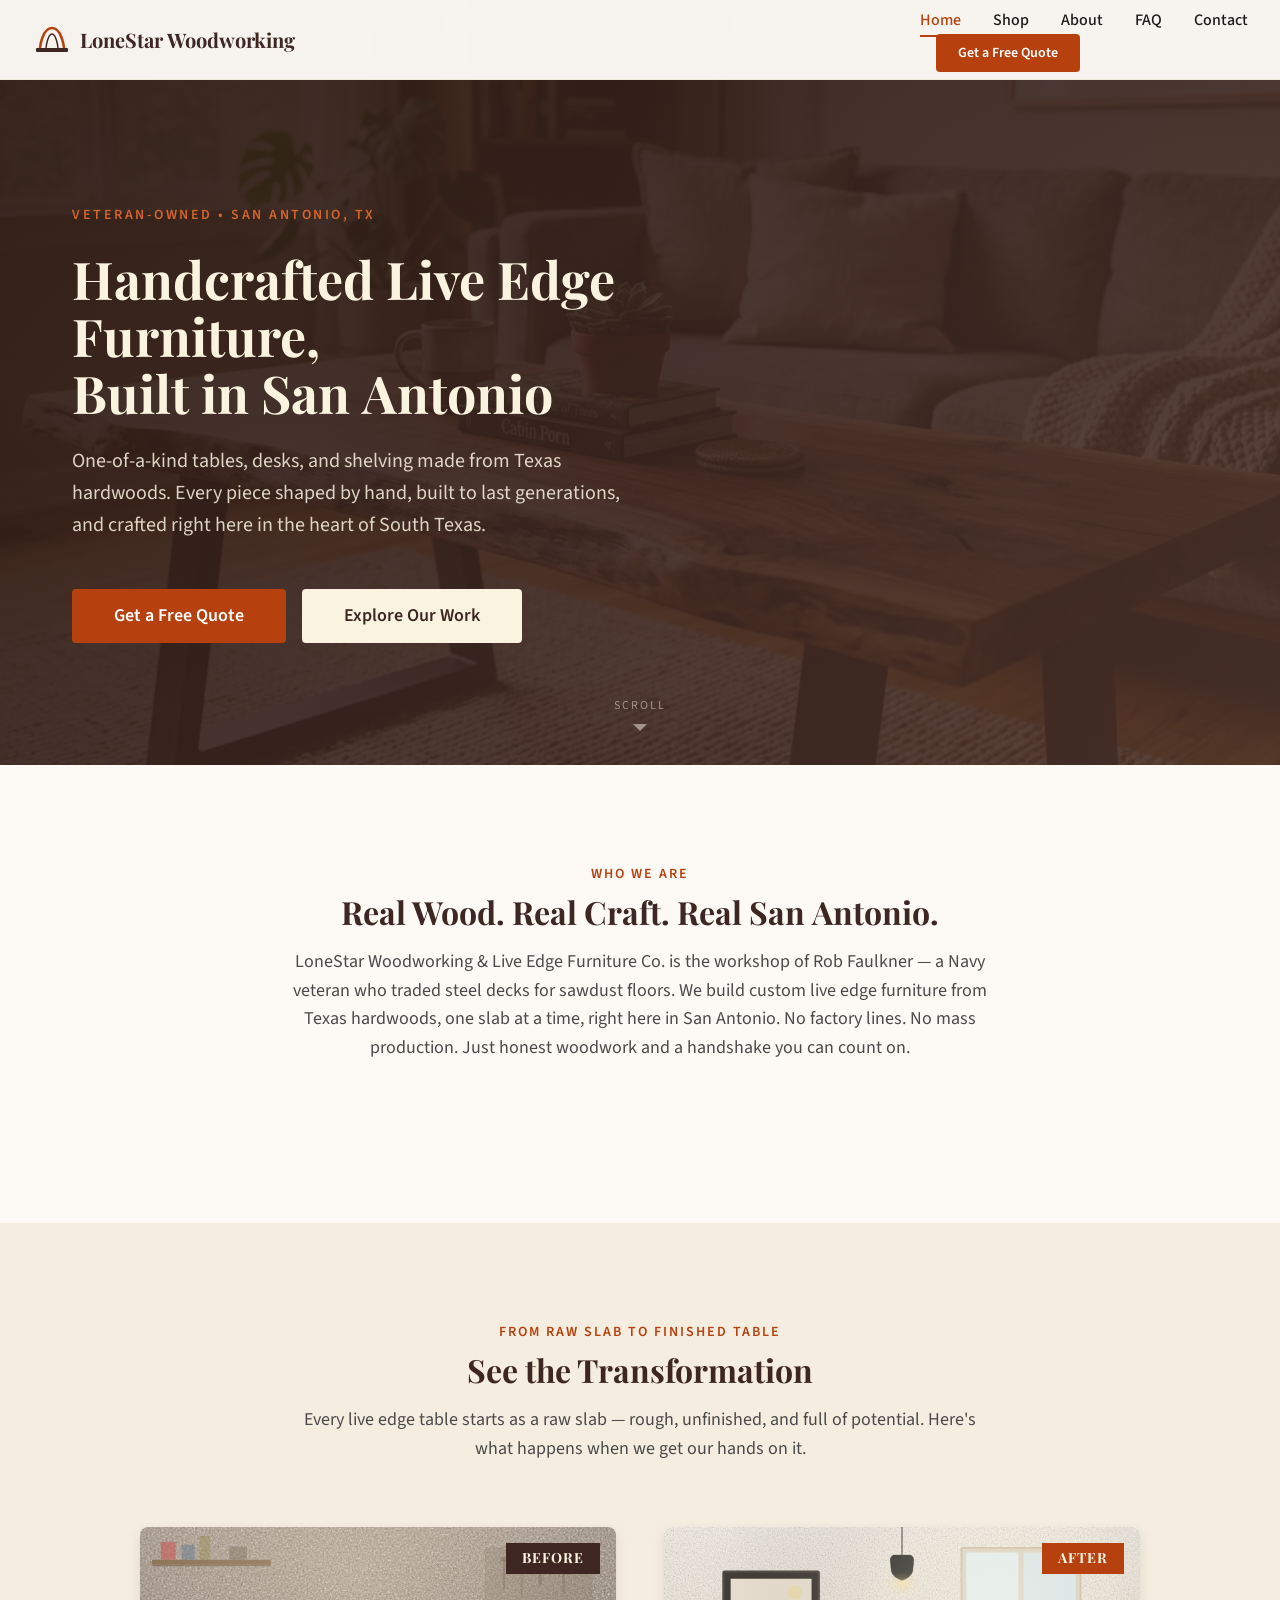
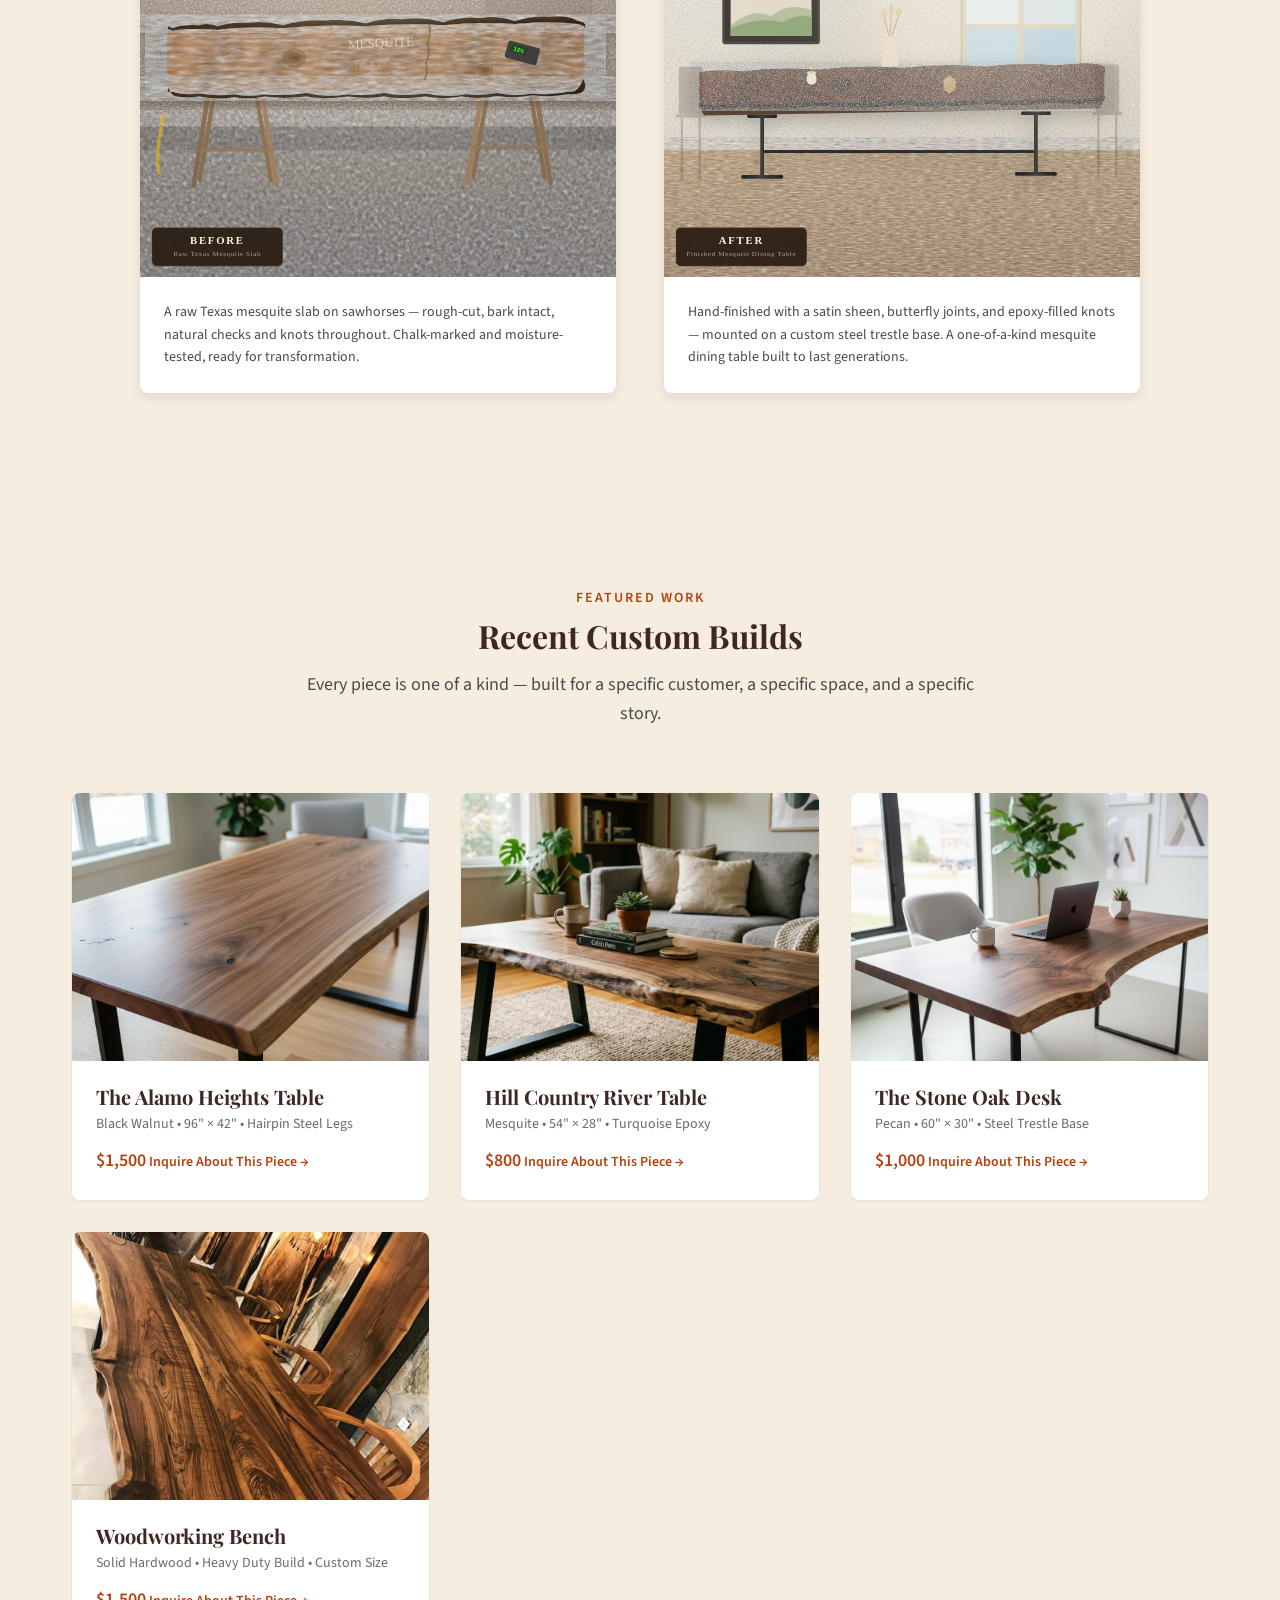
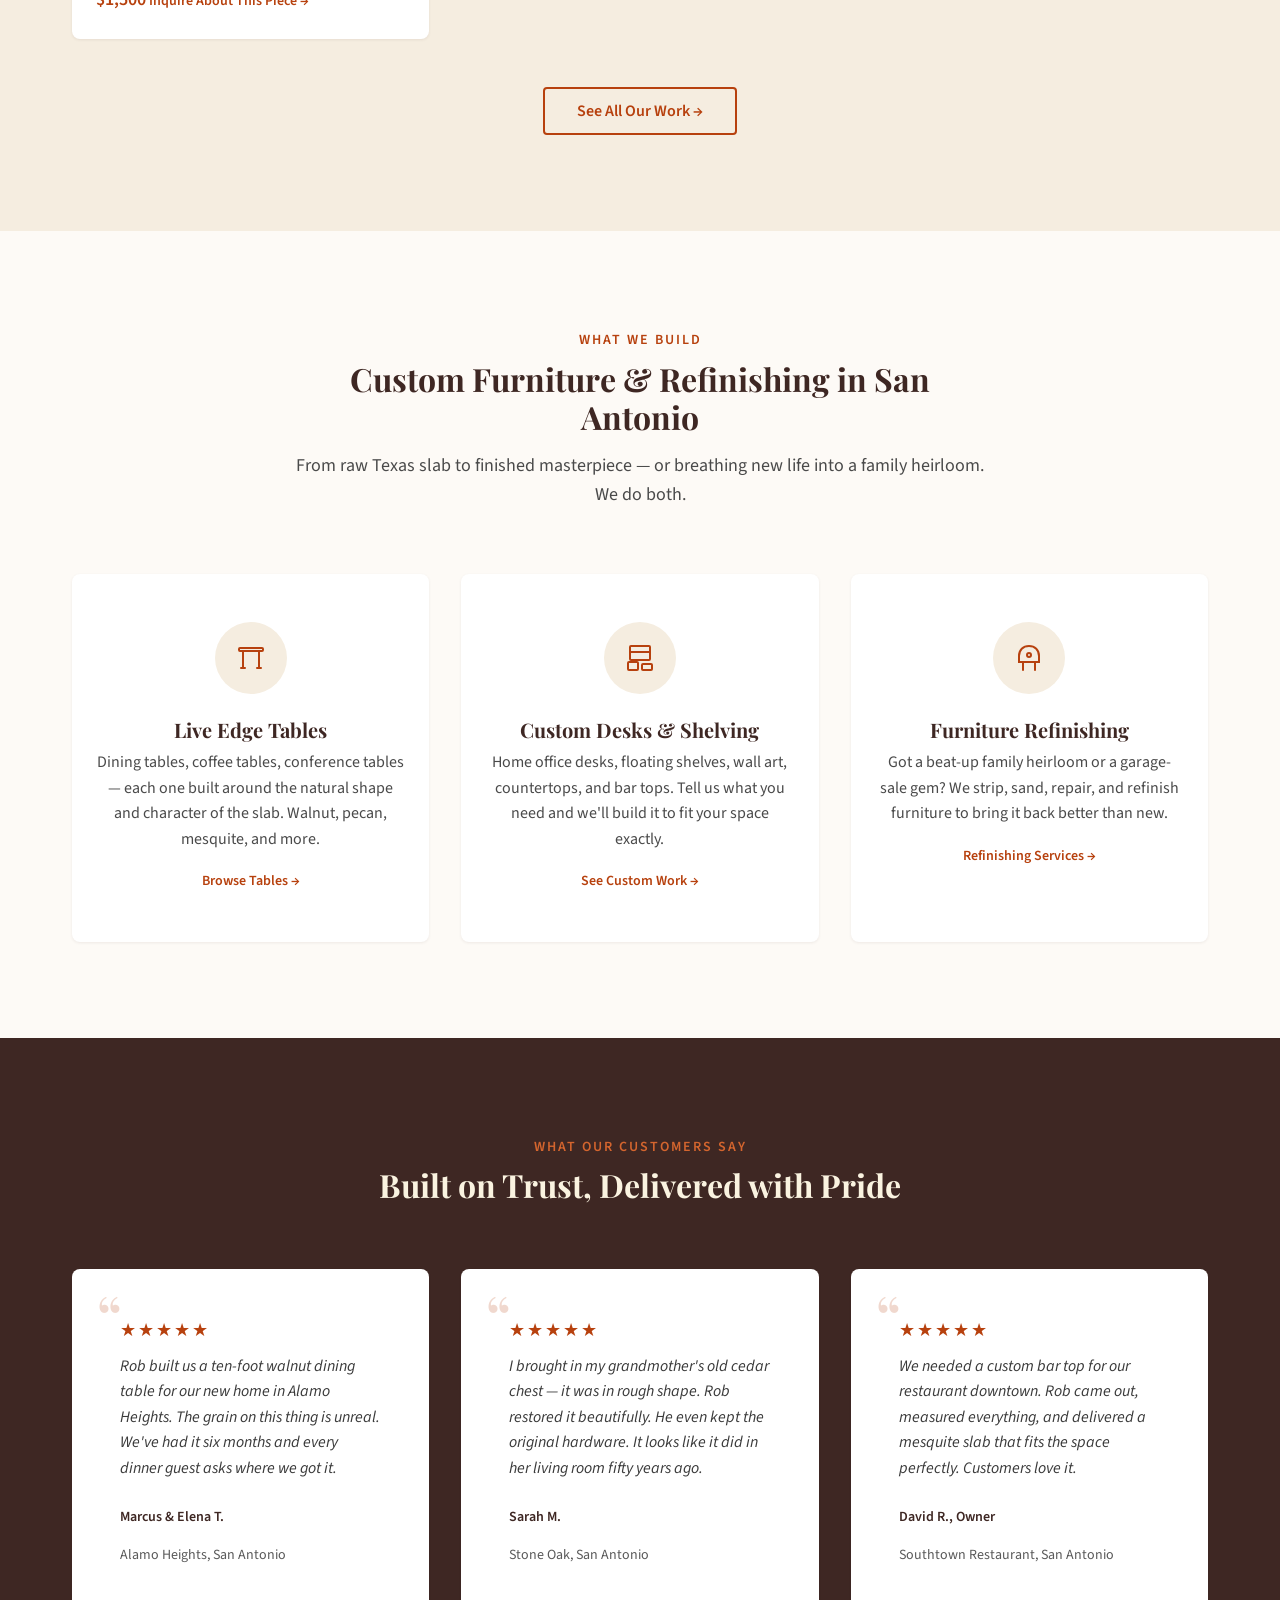
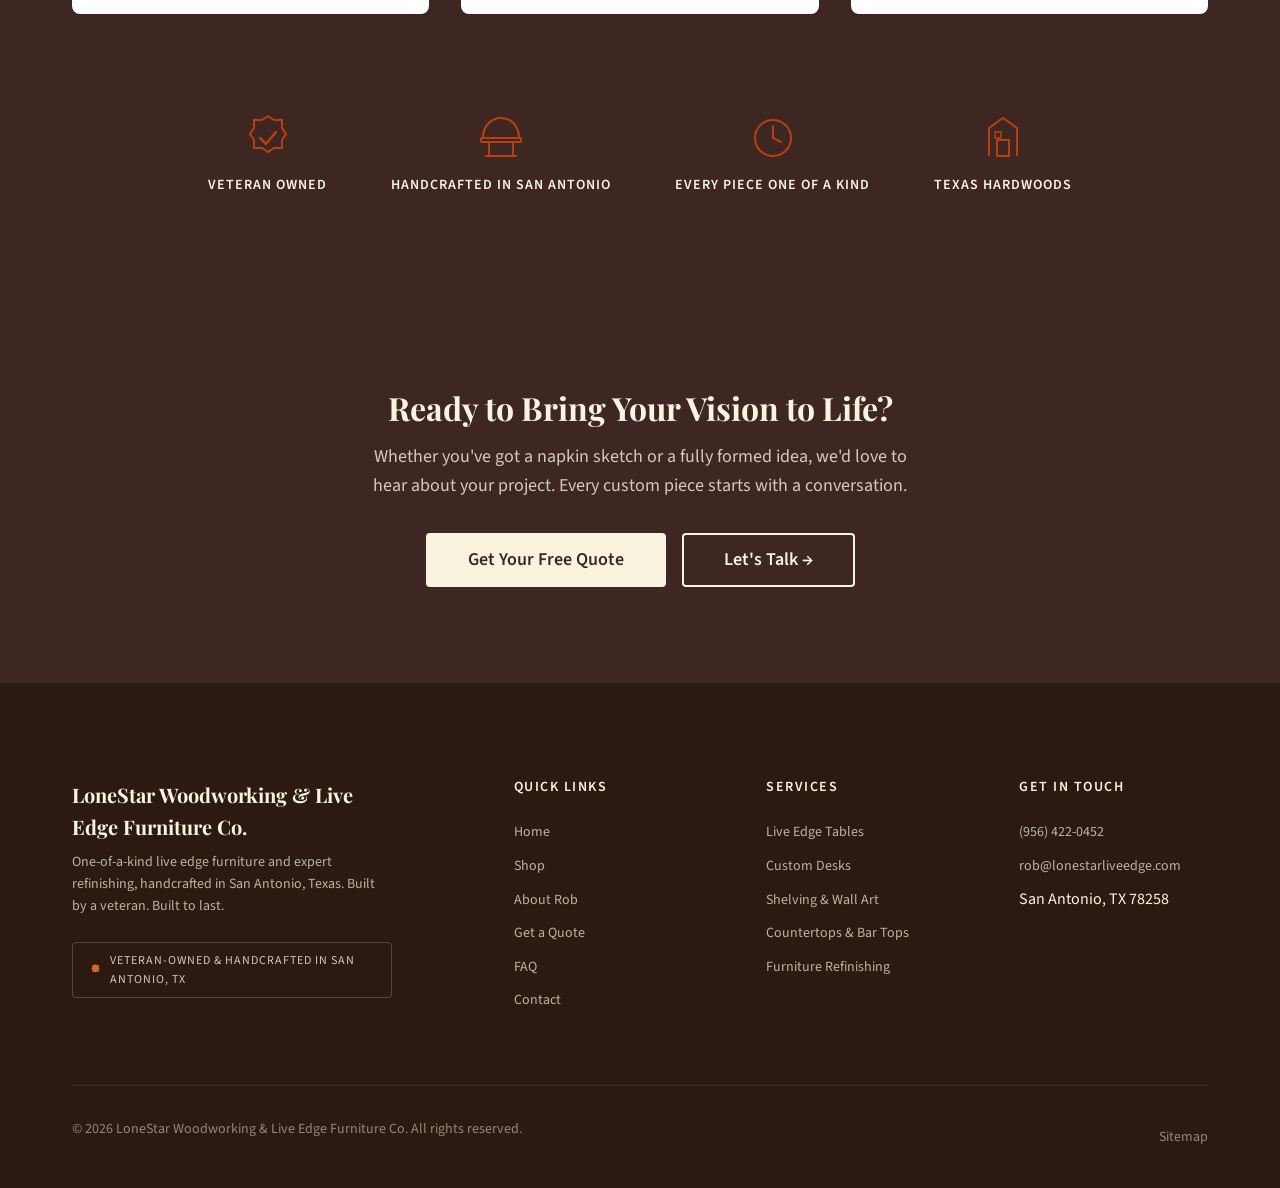
<file: index.html>
<!DOCTYPE html>
<html lang="en">
<head>
  <meta charset="UTF-8">
  <meta name="viewport" content="width=device-width, initial-scale=1.0">
  <title>Live Edge Furniture San Antonio | LoneStar Woodworking &amp; Live Edge Furniture Co. — San Antonio, TX</title>
  <meta name="description" content="Handcrafted live edge furniture in San Antonio, TX. Custom tables, desks, shelving & refinishing by veteran craftsman Rob Faulkner. Get a free quote today.">
  <meta name="keywords" content="live edge furniture San Antonio, custom furniture San Antonio TX, handcrafted tables San Antonio, live edge dining table, custom wood table">
  <link rel="canonical" href="https://lonestarliveedge.com/">

  <!-- Open Graph -->
  <meta property="og:title" content="LoneStar Woodworking &amp; Live Edge Furniture Co. — Handcrafted in San Antonio, TX">
  <meta property="og:description" content="Custom live edge furniture built by hand in San Antonio. Tables, desks, shelving, countertops & furniture refinishing. Veteran-owned.">
  <meta property="og:type" content="website">
  <meta property="og:url" content="https://lonestarliveedge.com/">
  <meta property="og:image" content="https://lonestarliveedge.com/images/og-home.jpg">
  <meta property="og:locale" content="en_US">
  <meta property="og:site_name" content="LoneStar Woodworking &amp; Live Edge Furniture Co.">

  <!-- Twitter Card -->
  <meta name="twitter:card" content="summary_large_image">
  <meta name="twitter:title" content="LoneStar Woodworking &amp; Live Edge Furniture Co. — Handcrafted in San Antonio, TX">
  <meta name="twitter:description" content="Custom live edge furniture built by hand in San Antonio. Tables, desks, shelving & more.">
  <meta name="twitter:image" content="https://lonestarliveedge.com/images/og-home.jpg">

  <!-- Fonts -->
  <link rel="preconnect" href="https://fonts.googleapis.com">
  <link rel="preconnect" href="https://fonts.gstatic.com" crossorigin>
  <link href="https://fonts.googleapis.com/css2?family=Playfair+Display:wght@400;600;700&family=Source+Sans+3:wght@300;400;500;600;700&display=swap" rel="stylesheet">

  <!-- Styles -->
  <link rel="stylesheet" href="css/styles.css">

  <!-- Schema: LocalBusiness -->
  <script type="application/ld+json">
  {
    "@context": "https://schema.org",
    "@type": "FurnitureStore",
    "name": "LoneStar Woodworking & Live Edge Furniture Co.",
    "description": "Handcrafted live edge furniture and custom woodwork in San Antonio, TX. Veteran-owned.",
    "url": "https://lonestarliveedge.com",
    "telephone": "(956) 422-0452",
    "email": "rob@lonestarliveedge.com",
    "address": {
      "@type": "PostalAddress",
      "streetAddress": "600 E Sonterra Blvd",
      "addressLocality": "San Antonio",
      "addressRegion": "TX",
      "postalCode": "78258",
      "addressCountry": "US"
    },
    "geo": {
      "@type": "GeoCoordinates",
      "latitude": "29.5837",
      "longitude": "-98.4209"
    },
    "areaServed": [
      "San Antonio", "Alamo Heights", "Stone Oak", "The Dominion",
      "Boerne", "New Braunfels", "Helotes", "Bulverde", "Texas Hill Country"
    ],
    "priceRange": "$500-$5000+",
    "openingHours": "Mo-Fr 08:00-17:00, Sa 09:00-14:00",
    "founder": {
      "@type": "Person",
      "name": "Rob Faulkner"
    },
    "sameAs": [],
    "image": "https://lonestarliveedge.com/images/workshop.jpg"
  }
  </script>

  <!-- Schema: BreadcrumbList -->
  <script type="application/ld+json">
  {
    "@context": "https://schema.org",
    "@type": "BreadcrumbList",
    "itemListElement": [
      {
        "@type": "ListItem",
        "position": 1,
        "name": "Home",
        "item": "https://lonestarliveedge.com/"
      }
    ]
  }
  </script>
  <!-- Google tag (gtag.js) -->
  <script async src="https://www.googletagmanager.com/gtag/js?id=G-8T593WD7BC"></script>
  <script>
    window.dataLayer = window.dataLayer || [];
    function gtag(){dataLayer.push(arguments);}
    gtag('js', new Date());
    gtag('config', 'G-8T593WD7BC');
  </script>
</head>
<body>

  <!-- ===== HEADER / NAVIGATION ===== -->
  <header class="site-header" role="banner">
    <nav class="nav" aria-label="Main navigation">
      <a href="index.html" class="nav__logo" aria-label="LoneStar Woodworking &amp; Live Edge Furniture Co. — Home">
        <span class="nav__logo-icon">
          <svg viewBox="0 0 40 40" fill="none" xmlns="http://www.w3.org/2000/svg" aria-hidden="true">
            <rect x="4" y="28" width="32" height="4" rx="1" fill="#3E2723"/>
            <path d="M8 28C8 28 10 8 20 8C30 8 32 28 32 28" stroke="#B7410E" stroke-width="2.5" fill="none"/>
            <path d="M14 28C14 28 15.5 14 20 14C24.5 14 26 28 26 28" stroke="#3E2723" stroke-width="1.5" fill="none"/>
          </svg>
        </span>
        LoneStar Woodworking
      </a>

      <div class="nav__overlay" aria-hidden="true"></div>

      <div class="nav__menu">
        <ul class="nav__links" role="list">
          <li><a href="index.html" class="nav__link nav__link--active">Home</a></li>
          <li><a href="shop.html" class="nav__link">Shop</a></li>
          <li><a href="about.html" class="nav__link">About</a></li>
          <li><a href="faq.html" class="nav__link">FAQ</a></li>
          <li><a href="contact.html" class="nav__link">Contact</a></li>
        </ul>
        <div class="nav__cta">
          <a href="quote.html" class="btn btn--primary btn--sm">Get a Free Quote</a>
        </div>
      </div>

      <button class="nav__toggle" aria-label="Toggle navigation menu" aria-expanded="false" aria-controls="nav-menu">
        <span class="nav__toggle-bar"></span>
        <span class="nav__toggle-bar"></span>
        <span class="nav__toggle-bar"></span>
      </button>
    </nav>
  </header>

  <main id="main-content">

    <!-- ===== HERO SECTION ===== -->
    <section class="hero" aria-label="Welcome to LoneStar Woodworking Furniture">
      <div class="hero__bg">
        <img src="images/Gemini_Generated_Image_p05ig3p05ig3p05i.png" alt="" class="hero__bg-image" aria-hidden="true">
      </div>
      <div class="hero__overlay" aria-hidden="true"></div>

      <div class="container">
        <div class="hero__content">
          <span class="hero__label">Veteran-Owned &bull; San Antonio, TX</span>
          <h1 class="hero__title">Handcrafted Live Edge Furniture, Built&nbsp;in&nbsp;San&nbsp;Antonio</h1>
          <p class="hero__subtitle">One-of-a-kind tables, desks, and shelving made from Texas hardwoods. Every piece shaped by hand, built to last generations, and crafted right here in the heart of South Texas.</p>
          <div class="hero__ctas">
            <a href="quote.html" class="btn btn--primary btn--lg">Get a Free Quote</a>
            <a href="shop.html" class="btn btn--light btn--lg">Explore Our Work</a>
          </div>
        </div>
      </div>

      <div class="hero__scroll" aria-hidden="true">
        <span>Scroll</span>
        <svg width="16" height="10" viewBox="0 0 16 10" fill="currentColor"><path d="M1 1l7 7 7-7"/></svg>
      </div>
    </section>

    <!-- ===== WHO WE ARE ===== -->
    <section class="section" id="intro">
      <div class="container">
        <div class="section-header fade-in">
          <span class="section-label">Who We Are</span>
          <h2>Real Wood. Real Craft. Real&nbsp;San&nbsp;Antonio.</h2>
          <p>LoneStar Woodworking &amp; Live Edge Furniture Co. is the workshop of Rob Faulkner — a Navy veteran who traded steel decks for sawdust floors. We build custom live edge furniture from Texas hardwoods, one slab at a time, right here in San Antonio. No factory lines. No mass production. Just honest woodwork and a handshake you can count on.</p>
        </div>
      </div>
    </section>

    <!-- ===== FROM SLAB TO TABLE ===== -->
    <section class="section section--alt" id="slab-transformation" aria-label="Live edge slab transformation">
      <div class="container">
        <div class="section-header fade-in">
          <span class="section-label">From Raw Slab to Finished Table</span>
          <h2>See the Transformation</h2>
          <p>Every live edge table starts as a raw slab — rough, unfinished, and full of potential. Here's what happens when we get our hands on it.</p>
        </div>

        <div class="before-after-grid">
          <div class="before-after-card fade-in">
            <div class="before-after-card__image">
              <img src="images/slab-before.svg" alt="Raw unfinished mesquite slab on sawhorses in workshop with bark, cracks, and chalk markings before sanding and finishing" loading="lazy" width="800" height="600">
            </div>
            <div class="before-after-card__label before-after-card__label--before">Before</div>
            <p class="before-after-card__caption">A raw Texas mesquite slab on sawhorses — rough-cut, bark intact, natural checks and knots throughout. Chalk-marked and moisture-tested, ready for transformation.</p>
          </div>

          <div class="before-after-card fade-in" data-delay="200">
            <div class="before-after-card__image">
              <img src="images/slab-after.svg" alt="Finished live edge mesquite dining table with steel trestle base, butterfly joints, and satin finish in a Hill Country modern dining room" loading="lazy" width="800" height="600">
            </div>
            <div class="before-after-card__label before-after-card__label--after">After</div>
            <p class="before-after-card__caption">Hand-finished with a satin sheen, butterfly joints, and epoxy-filled knots — mounted on a custom steel trestle base. A one-of-a-kind mesquite dining table built to last generations.</p>
          </div>
        </div>
      </div>
    </section>

    <!-- ===== FEATURED WORK ===== -->
    <section class="section section--alt" id="featured-work" aria-label="Featured furniture pieces">
      <div class="container">
        <div class="section-header fade-in">
          <span class="section-label">Featured Work</span>
          <h2>Recent Custom Builds</h2>
          <p>Every piece is one of a kind — built for a specific customer, a specific space, and a specific story.</p>
        </div>

        <div class="gallery-grid">
          <!-- Featured Piece 1 -->
          <article class="gallery-card fade-in">
            <div class="gallery-card__image">
              <img src="images/Gemini_Generated_Image_mwghixmwghixmwgh.png" alt="Black walnut live edge dining table, 8 feet long, with steel hairpin legs" loading="lazy" width="800" height="600">
              <div class="gallery-card__overlay">
                <span class="gallery-card__overlay-text">View Details &rarr;</span>
              </div>
            </div>
            <div class="gallery-card__body">
              <h3 class="gallery-card__title">The Alamo Heights Table</h3>
              <p class="gallery-card__meta">Black Walnut &bull; 96" &times; 42" &bull; Hairpin Steel Legs</p>
              <span class="gallery-card__price">$1,500</span>
              <a href="quote.html" class="gallery-card__link">Inquire About This Piece &rarr;</a>
            </div>
          </article>

          <!-- Featured Piece 2 -->
          <article class="gallery-card fade-in" data-delay="100">
            <div class="gallery-card__image">
              <img src="images/Gemini_Generated_Image_p05ig3p05ig3p05i.png" alt="Mesquite live edge coffee table with turquoise epoxy river inlay" loading="lazy" width="800" height="600">
              <div class="gallery-card__overlay">
                <span class="gallery-card__overlay-text">View Details &rarr;</span>
              </div>
            </div>
            <div class="gallery-card__body">
              <h3 class="gallery-card__title">Hill Country River Table</h3>
              <p class="gallery-card__meta">Mesquite &bull; 54" &times; 28" &bull; Turquoise Epoxy</p>
              <span class="gallery-card__price">$800</span>
              <a href="quote.html" class="gallery-card__link">Inquire About This Piece &rarr;</a>
            </div>
          </article>

          <!-- Featured Piece 3 -->
          <article class="gallery-card fade-in" data-delay="200">
            <div class="gallery-card__image">
              <img src="images/Gemini_Generated_Image_kajg84kajg84kajg.png" alt="Pecan wood live edge desk for home office, with integrated cable management" loading="lazy" width="800" height="600">
              <div class="gallery-card__overlay">
                <span class="gallery-card__overlay-text">View Details &rarr;</span>
              </div>
            </div>
            <div class="gallery-card__body">
              <h3 class="gallery-card__title">The Stone Oak Desk</h3>
              <p class="gallery-card__meta">Pecan &bull; 60" &times; 30" &bull; Steel Trestle Base</p>
              <span class="gallery-card__price">$1,000</span>
              <a href="quote.html" class="gallery-card__link">Inquire About This Piece &rarr;</a>
            </div>
          </article>

          <!-- Featured Piece 4 -->
          <article class="gallery-card fade-in" data-delay="300">
            <div class="gallery-card__image">
              <img src="images/Live Edge Table.jpg" alt="Refinished mid-century modern oak dresser with new walnut stain" loading="lazy" width="800" height="600">
              <div class="gallery-card__overlay">
                <span class="gallery-card__overlay-text">View Details &rarr;</span>
              </div>
            </div>
            <div class="gallery-card__body">
              <h3 class="gallery-card__title">Woodworking Bench</h3>
              <p class="gallery-card__meta">Solid Hardwood &bull; Heavy Duty Build &bull; Custom Size</p>
              <span class="gallery-card__price">$1,500</span>
              <a href="quote.html" class="gallery-card__link">Inquire About This Piece &rarr;</a>
            </div>
          </article>
        </div>

        <div class="text-center" style="margin-top: var(--space-2xl);">
          <a href="shop.html" class="btn btn--secondary">See All Our Work &rarr;</a>
        </div>
      </div>
    </section>

    <!-- ===== SERVICES OVERVIEW ===== -->
    <section class="section" id="services" aria-label="Our services">
      <div class="container">
        <div class="section-header fade-in">
          <span class="section-label">What We Build</span>
          <h2>Custom Furniture &amp; Refinishing in San Antonio</h2>
          <p>From raw Texas slab to finished masterpiece — or breathing new life into a family heirloom. We do both.</p>
        </div>

        <div class="services-grid">
          <!-- Service 1: Live Edge Tables -->
          <div class="service-card fade-in">
            <div class="service-card__icon" aria-hidden="true">
              <svg viewBox="0 0 32 32" fill="none" stroke="currentColor" stroke-width="2" stroke-linecap="round">
                <rect x="4" y="6" width="24" height="3" rx="1"/>
                <line x1="8" y1="9" x2="8" y2="26"/>
                <line x1="24" y1="9" x2="24" y2="26"/>
                <line x1="6" y1="26" x2="10" y2="26"/>
                <line x1="22" y1="26" x2="26" y2="26"/>
              </svg>
            </div>
            <h3 class="service-card__title">Live Edge Tables</h3>
            <p class="service-card__text">Dining tables, coffee tables, conference tables — each one built around the natural shape and character of the slab. Walnut, pecan, mesquite, and more.</p>
            <a href="shop.html" class="service-card__link">Browse Tables &rarr;</a>
          </div>

          <!-- Service 2: Custom Furniture -->
          <div class="service-card fade-in" data-delay="100">
            <div class="service-card__icon" aria-hidden="true">
              <svg viewBox="0 0 32 32" fill="none" stroke="currentColor" stroke-width="2" stroke-linecap="round">
                <rect x="6" y="4" width="20" height="14" rx="1"/>
                <line x1="6" y1="10" x2="26" y2="10"/>
                <rect x="4" y="20" width="10" height="8" rx="1"/>
                <rect x="18" y="22" width="10" height="6" rx="1"/>
              </svg>
            </div>
            <h3 class="service-card__title">Custom Desks &amp; Shelving</h3>
            <p class="service-card__text">Home office desks, floating shelves, wall art, countertops, and bar tops. Tell us what you need and we'll build it to fit your space exactly.</p>
            <a href="shop.html" class="service-card__link">See Custom Work &rarr;</a>
          </div>

          <!-- Service 3: Refinishing -->
          <div class="service-card fade-in" data-delay="200">
            <div class="service-card__icon" aria-hidden="true">
              <svg viewBox="0 0 32 32" fill="none" stroke="currentColor" stroke-width="2" stroke-linecap="round">
                <path d="M16 4C10 4 6 8 6 14v6h20v-6c0-6-4-10-10-10z"/>
                <line x1="6" y1="20" x2="26" y2="20"/>
                <line x1="10" y1="20" x2="10" y2="28"/>
                <line x1="22" y1="20" x2="22" y2="28"/>
                <circle cx="16" cy="13" r="2"/>
              </svg>
            </div>
            <h3 class="service-card__title">Furniture Refinishing</h3>
            <p class="service-card__text">Got a beat-up family heirloom or a garage-sale gem? We strip, sand, repair, and refinish furniture to bring it back better than new.</p>
            <a href="shop.html#refinishing" class="service-card__link">Refinishing Services &rarr;</a>
          </div>
        </div>
      </div>
    </section>

    <!-- ===== SOCIAL PROOF / TRUST ===== -->
    <section class="section section--dark" id="trust" aria-label="Testimonials and trust indicators">
      <div class="container">
        <div class="section-header fade-in">
          <span class="section-label">What Our Customers Say</span>
          <h2>Built on Trust, Delivered with Pride</h2>
        </div>

        <!-- Testimonials -->
        <div class="testimonials-grid" style="margin-bottom: var(--space-4xl);">
          <div class="testimonial-card fade-in">
            <div class="testimonial-card__stars" aria-label="5 out of 5 stars">&#9733;&#9733;&#9733;&#9733;&#9733;</div>
            <p class="testimonial-card__text">Rob built us a ten-foot walnut dining table for our new home in Alamo Heights. The grain on this thing is unreal. We've had it six months and every dinner guest asks where we got it.</p>
            <p class="testimonial-card__author">Marcus &amp; Elena T.</p>
            <p class="testimonial-card__location">Alamo Heights, San Antonio</p>
          </div>

          <div class="testimonial-card fade-in" data-delay="100">
            <div class="testimonial-card__stars" aria-label="5 out of 5 stars">&#9733;&#9733;&#9733;&#9733;&#9733;</div>
            <p class="testimonial-card__text">I brought in my grandmother's old cedar chest — it was in rough shape. Rob restored it beautifully. He even kept the original hardware. It looks like it did in her living room fifty years ago.</p>
            <p class="testimonial-card__author">Sarah M.</p>
            <p class="testimonial-card__location">Stone Oak, San Antonio</p>
          </div>

          <div class="testimonial-card fade-in" data-delay="200">
            <div class="testimonial-card__stars" aria-label="5 out of 5 stars">&#9733;&#9733;&#9733;&#9733;&#9733;</div>
            <p class="testimonial-card__text">We needed a custom bar top for our restaurant downtown. Rob came out, measured everything, and delivered a mesquite slab that fits the space perfectly. Customers love it.</p>
            <p class="testimonial-card__author">David R., Owner</p>
            <p class="testimonial-card__location">Southtown Restaurant, San Antonio</p>
          </div>
        </div>

        <!-- Trust Badges -->
        <div class="trust-badges fade-in">
          <div class="trust-badge">
            <div class="trust-badge__icon" aria-hidden="true">
              <svg viewBox="0 0 56 56" fill="none" xmlns="http://www.w3.org/2000/svg">
                <path d="M28 6l6 4h8v8l4 6-4 6v8h-8l-6 4-6-4h-8v-8l-4-6 4-6v-8h8l6-4z" stroke="currentColor" stroke-width="2" fill="none"/>
                <path d="M20 28l6 6 10-12" stroke="currentColor" stroke-width="2.5" stroke-linecap="round" stroke-linejoin="round"/>
              </svg>
            </div>
            <span class="trust-badge__label">Veteran Owned</span>
          </div>

          <div class="trust-badge">
            <div class="trust-badge__icon" aria-hidden="true">
              <svg viewBox="0 0 56 56" fill="none" xmlns="http://www.w3.org/2000/svg">
                <path d="M28 8C18 8 10 16 10 28h36C46 16 38 8 28 8z" stroke="currentColor" stroke-width="2" fill="none"/>
                <rect x="8" y="28" width="40" height="4" rx="1" stroke="currentColor" stroke-width="2" fill="none"/>
                <line x1="16" y1="32" x2="16" y2="46" stroke="currentColor" stroke-width="2"/>
                <line x1="40" y1="32" x2="40" y2="46" stroke="currentColor" stroke-width="2"/>
                <line x1="12" y1="46" x2="44" y2="46" stroke="currentColor" stroke-width="2"/>
              </svg>
            </div>
            <span class="trust-badge__label">Handcrafted in San&nbsp;Antonio</span>
          </div>

          <div class="trust-badge">
            <div class="trust-badge__icon" aria-hidden="true">
              <svg viewBox="0 0 56 56" fill="none" xmlns="http://www.w3.org/2000/svg">
                <circle cx="28" cy="28" r="18" stroke="currentColor" stroke-width="2" fill="none"/>
                <path d="M28 16v12l8 4" stroke="currentColor" stroke-width="2" stroke-linecap="round"/>
              </svg>
            </div>
            <span class="trust-badge__label">Every Piece One&nbsp;of&nbsp;a&nbsp;Kind</span>
          </div>

          <div class="trust-badge">
            <div class="trust-badge__icon" aria-hidden="true">
              <svg viewBox="0 0 56 56" fill="none" xmlns="http://www.w3.org/2000/svg">
                <path d="M14 46V18l14-10 14 10v28" stroke="currentColor" stroke-width="2" fill="none"/>
                <rect x="22" y="30" width="12" height="16" stroke="currentColor" stroke-width="2" fill="none"/>
                <rect x="20" y="22" width="6" height="6" stroke="currentColor" stroke-width="1.5" fill="none"/>
              </svg>
            </div>
            <span class="trust-badge__label">Texas Hardwoods</span>
          </div>
        </div>
      </div>
    </section>

    <!-- ===== SECONDARY CTA ===== -->
    <section class="cta-section" aria-label="Call to action">
      <div class="container">
        <h2 class="fade-in">Ready to Bring Your Vision to Life?</h2>
        <p class="fade-in">Whether you've got a napkin sketch or a fully formed idea, we'd love to hear about your project. Every custom piece starts with a conversation.</p>
        <div class="btn-group" style="justify-content: center;">
          <a href="quote.html" class="btn btn--light btn--lg fade-in">Get Your Free Quote</a>
          <a href="contact.html" class="btn btn--secondary btn--lg fade-in" style="border-color: var(--color-cream); color: var(--color-cream);">Let's Talk &rarr;</a>
        </div>
      </div>
    </section>

  </main>

  <!-- ===== FOOTER ===== -->
  <footer class="site-footer" role="contentinfo">
    <div class="container">
      <div class="footer-grid">
        <!-- Brand Column -->
        <div class="footer-brand">
          <p class="footer-brand__name">LoneStar Woodworking &amp; Live Edge Furniture Co.</p>
          <p class="footer-brand__tagline">One-of-a-kind live edge furniture and expert refinishing, handcrafted in San Antonio, Texas. Built by a veteran. Built to last.</p>
          <div class="footer-badge">
            <svg viewBox="0 0 16 16" fill="currentColor" aria-hidden="true"><path d="M8 1l1.5 1H12v2.5L13 6l-1 1.5V10H9.5L8 11l-1.5-1H4V7.5L3 6l1-1.5V2h2.5L8 1z"/></svg>
            Veteran-Owned &amp; Handcrafted in San Antonio, TX
          </div>
        </div>

        <!-- Quick Links -->
        <div class="footer-column">
          <h4>Quick Links</h4>
          <ul role="list">
            <li><a href="index.html">Home</a></li>
            <li><a href="shop.html">Shop</a></li>
            <li><a href="about.html">About Rob</a></li>
            <li><a href="quote.html">Get a Quote</a></li>
            <li><a href="faq.html">FAQ</a></li>
            <li><a href="contact.html">Contact</a></li>
          </ul>
        </div>

        <!-- Services -->
        <div class="footer-column">
          <h4>Services</h4>
          <ul role="list">
            <li><a href="shop.html">Live Edge Tables</a></li>
            <li><a href="shop.html">Custom Desks</a></li>
            <li><a href="shop.html">Shelving &amp; Wall Art</a></li>
            <li><a href="shop.html">Countertops &amp; Bar Tops</a></li>
            <li><a href="shop.html">Furniture Refinishing</a></li>
          </ul>
        </div>

        <!-- Contact & Social -->
        <div class="footer-column">
          <h4>Get in Touch</h4>
          <ul role="list">
            <li><a href="tel:+19564220452">(956) 422-0452</a></li>
            <li><a href="mailto:rob@lonestarliveedge.com">rob@lonestarliveedge.com</a></li>
            <li>San Antonio, TX 78258</li>
          </ul>
        </div>
      </div>

      <div class="footer-bottom">
        <p class="footer-bottom__copyright">&copy; 2026 LoneStar Woodworking &amp; Live Edge Furniture Co. All rights reserved.</p>
        <div class="footer-bottom__links">
          <a href="sitemap.xml">Sitemap</a>
        </div>
      </div>
    </div>
  </footer>

  <!-- Scripts -->
  <script src="js/main.js"></script>
</body>
</html>
</file>
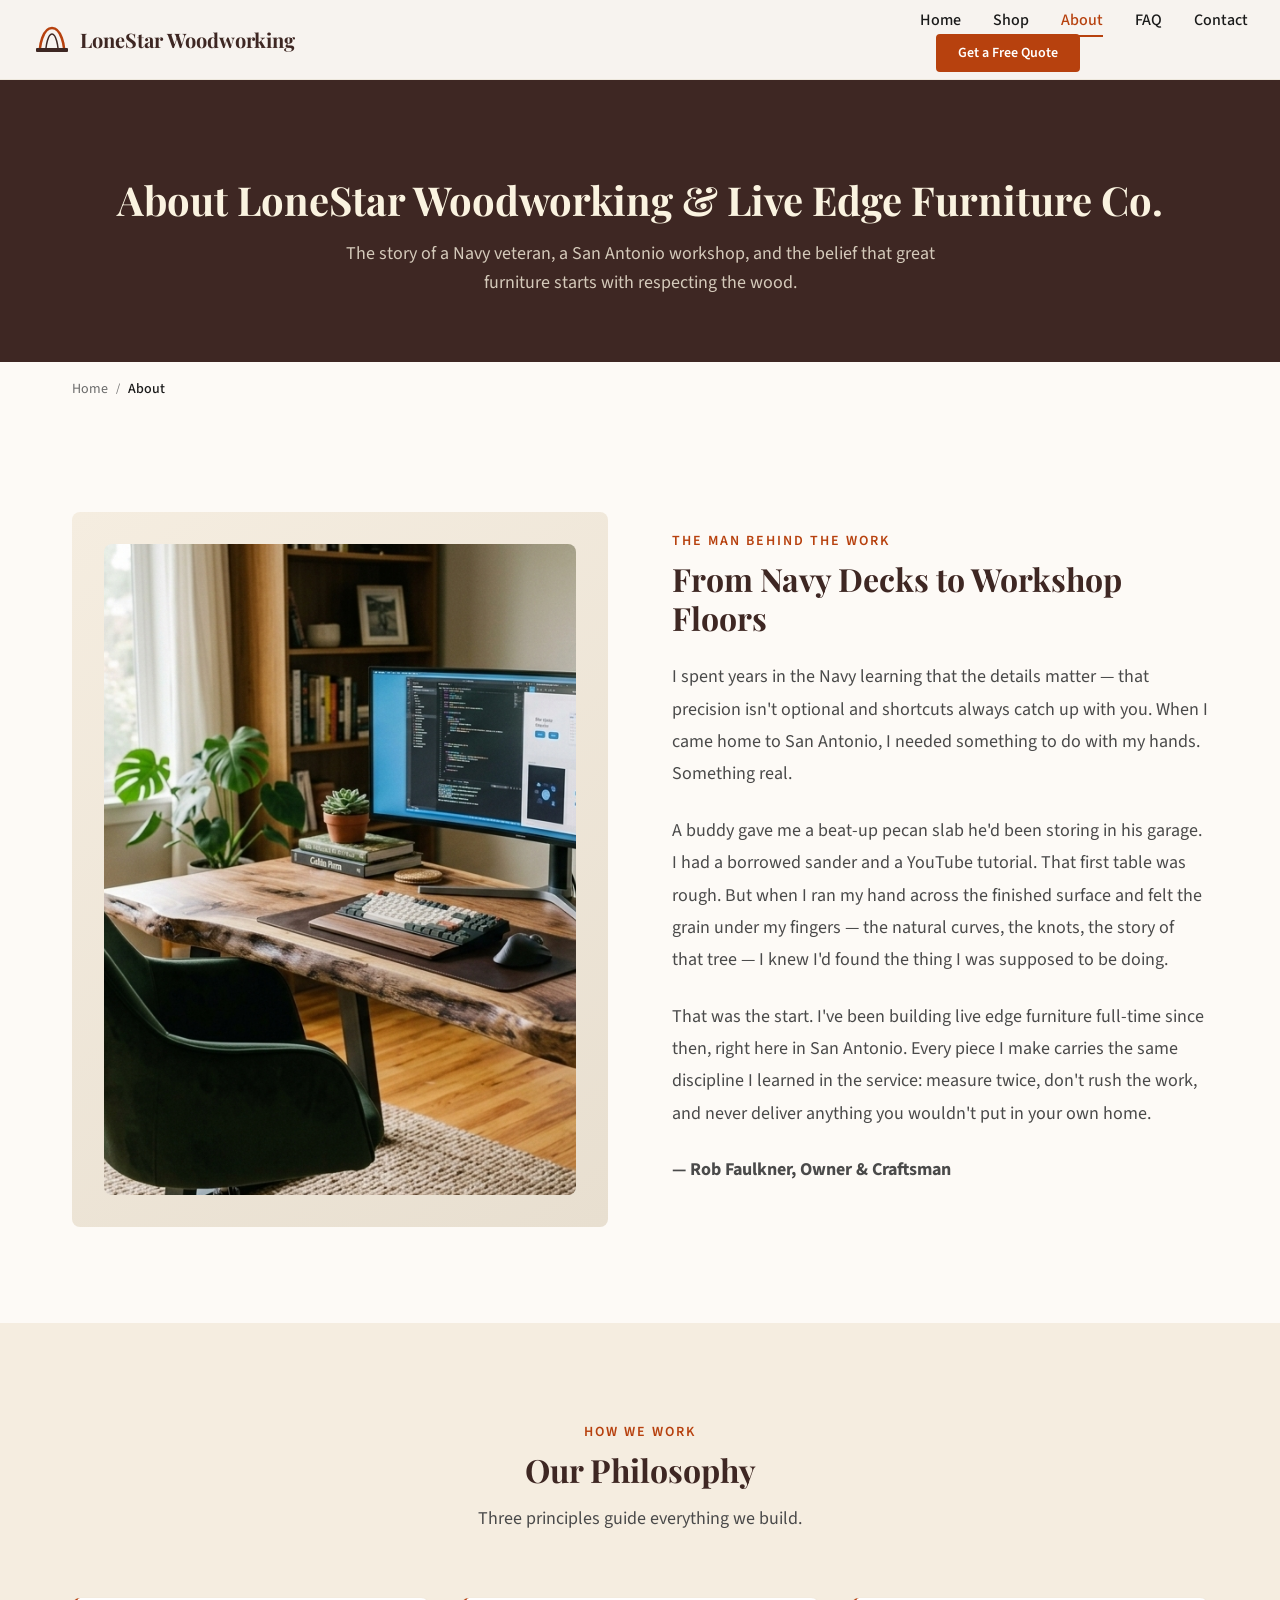
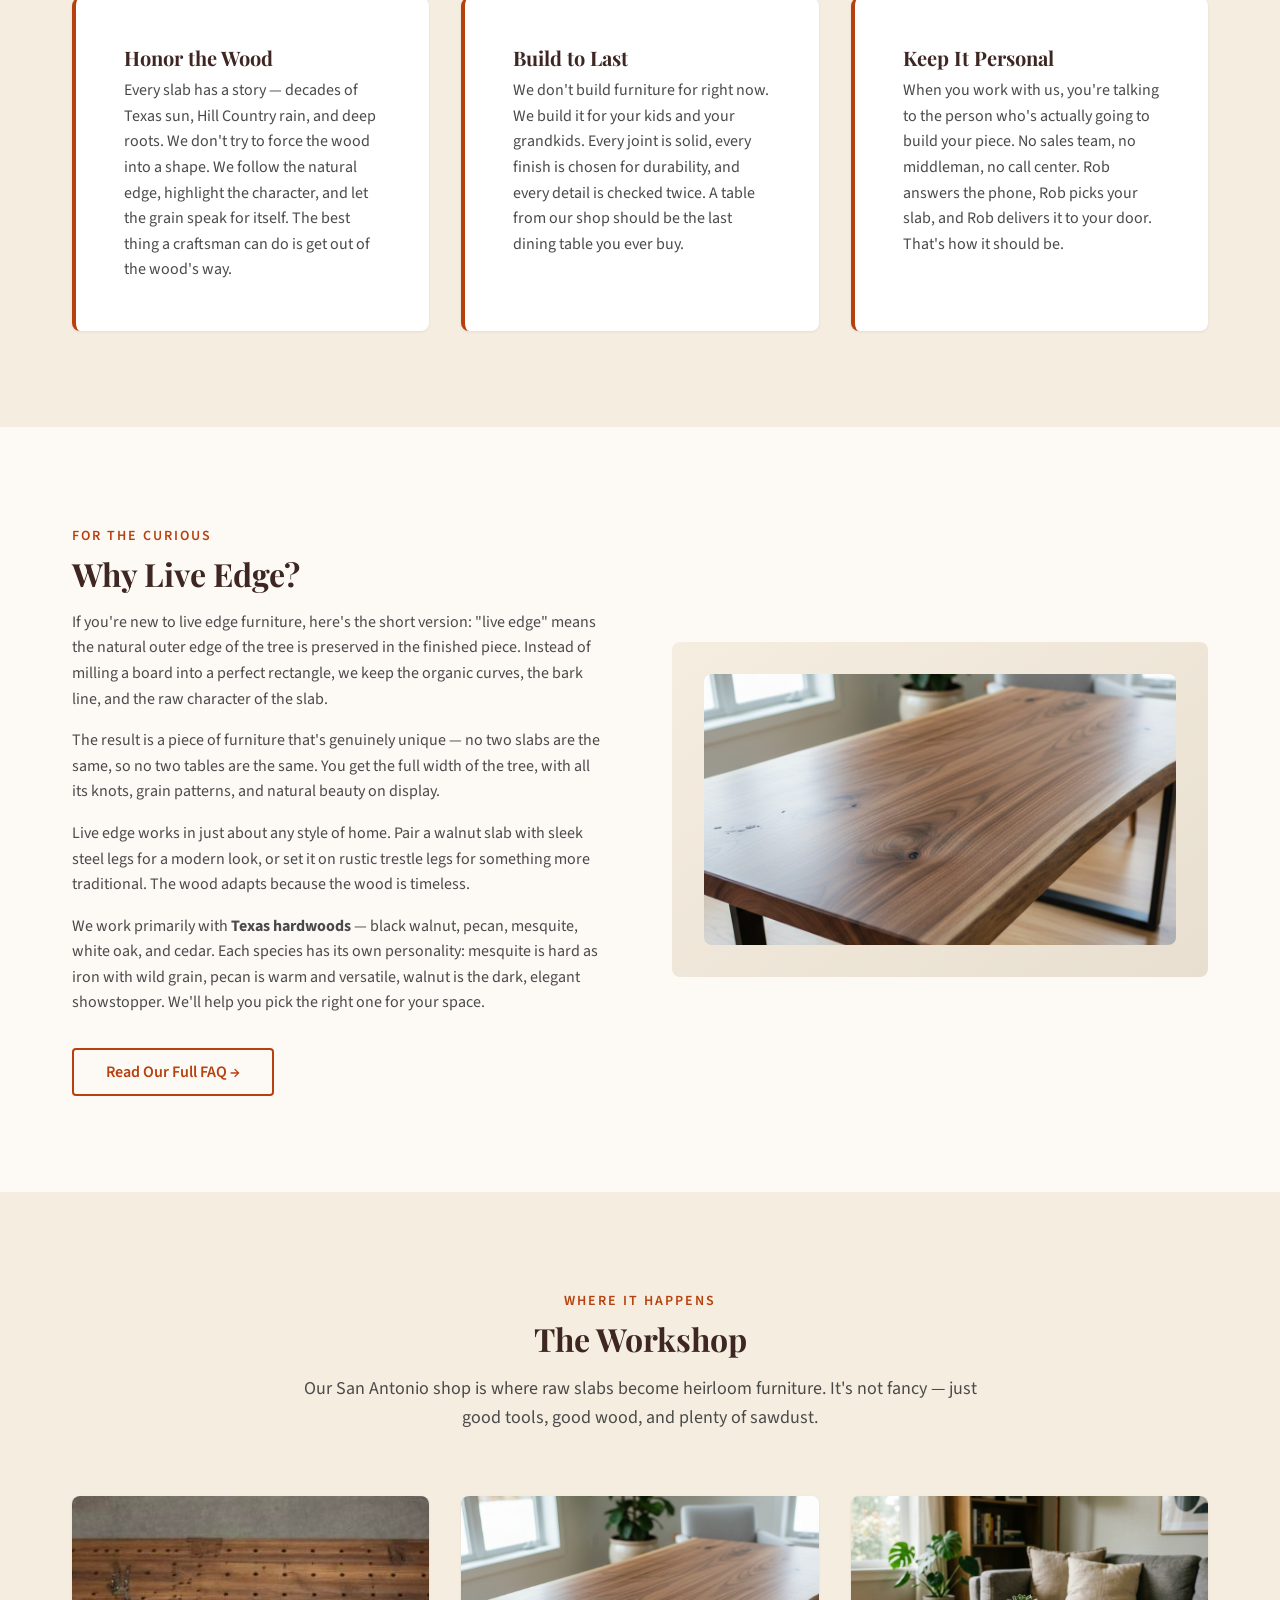
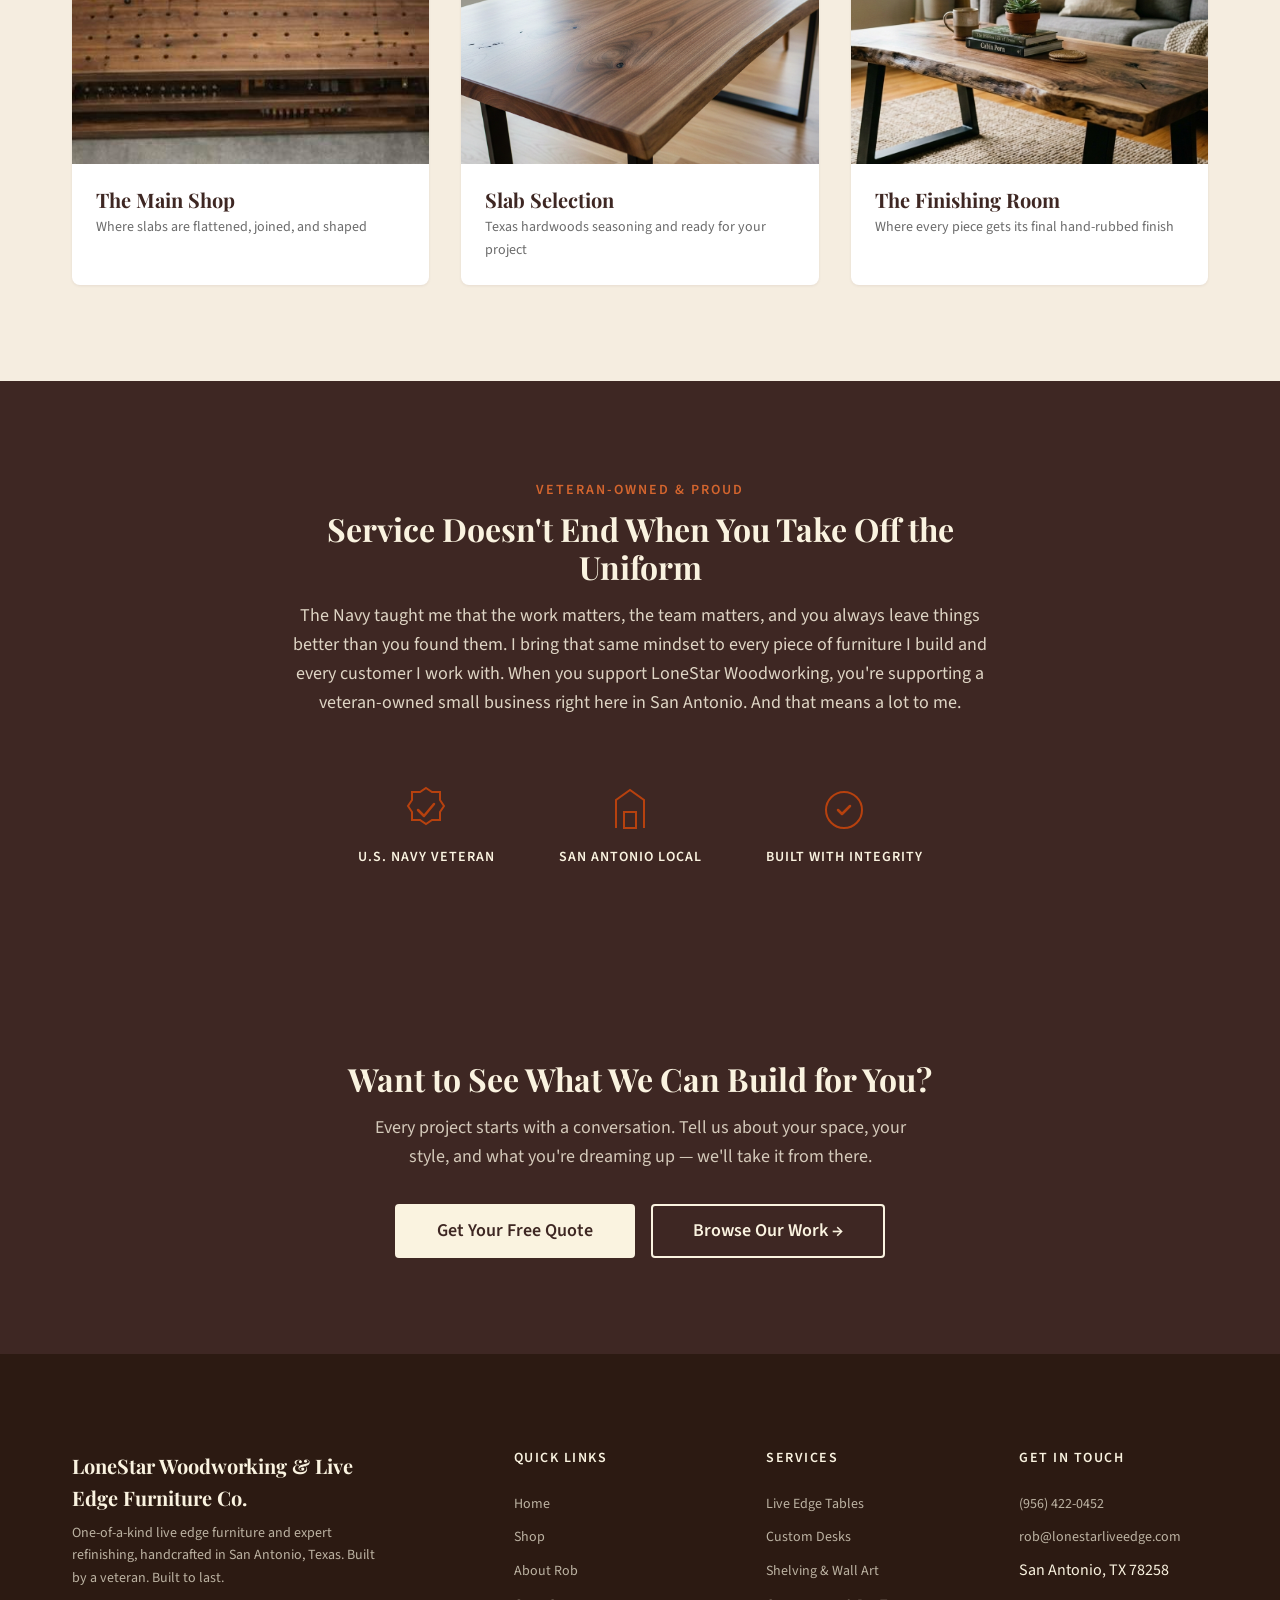
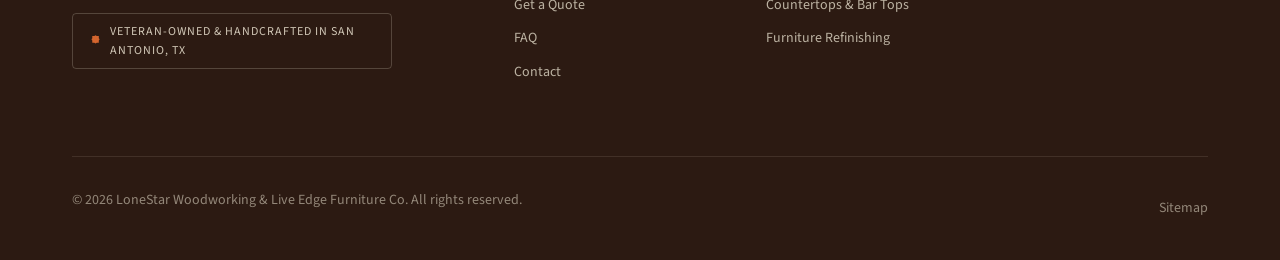
<file: about.html>
<!DOCTYPE html>
<html lang="en">
<head>
  <meta charset="UTF-8">
  <meta name="viewport" content="width=device-width, initial-scale=1.0">
  <title>About LoneStar Woodworking Furniture — Veteran-Owned Woodworker | San Antonio, TX</title>
  <meta name="description" content="Meet Rob Faulkner — Navy veteran and San Antonio woodworker behind LoneStar Woodworking &amp; Live Edge Furniture Co. Handcrafted custom furniture with military discipline.">
  <meta name="keywords" content="about LoneStar Woodworking Furniture, veteran owned furniture San Antonio, live edge woodworker San Antonio, Rob Faulkner woodworker">
  <link rel="canonical" href="https://lonestarliveedge.com/about.html">

  <!-- Open Graph -->
  <meta property="og:title" content="About Rob Faulkner — LoneStar Woodworking &amp; Live Edge Furniture Co.">
  <meta property="og:description" content="Navy veteran turned master woodworker. Learn the story behind San Antonio's LoneStar Woodworking &amp; Live Edge Furniture Co.">
  <meta property="og:type" content="website">
  <meta property="og:url" content="https://lonestarliveedge.com/about.html">
  <meta property="og:image" content="https://lonestarliveedge.com/images/og-about.jpg">
  <meta property="og:locale" content="en_US">
  <meta property="og:site_name" content="LoneStar Woodworking &amp; Live Edge Furniture Co.">

  <!-- Twitter Card -->
  <meta name="twitter:card" content="summary_large_image">
  <meta name="twitter:title" content="About Rob Faulkner — LoneStar Woodworking &amp; Live Edge Furniture Co.">
  <meta name="twitter:description" content="Navy veteran turned master woodworker. The story behind San Antonio's LoneStar Woodworking &amp; Live Edge Furniture Co.">

  <!-- Fonts -->
  <link rel="preconnect" href="https://fonts.googleapis.com">
  <link rel="preconnect" href="https://fonts.gstatic.com" crossorigin>
  <link href="https://fonts.googleapis.com/css2?family=Playfair+Display:wght@400;600;700&family=Source+Sans+3:wght@300;400;500;600;700&display=swap" rel="stylesheet">

  <!-- Styles -->
  <link rel="stylesheet" href="css/styles.css">

  <!-- Schema: BreadcrumbList -->
  <script type="application/ld+json">
  {
    "@context": "https://schema.org",
    "@type": "BreadcrumbList",
    "itemListElement": [
      {
        "@type": "ListItem",
        "position": 1,
        "name": "Home",
        "item": "https://lonestarliveedge.com/"
      },
      {
        "@type": "ListItem",
        "position": 2,
        "name": "About",
        "item": "https://lonestarliveedge.com/about.html"
      }
    ]
  }
  </script>
  <!-- Google tag (gtag.js) -->
  <script async src="https://www.googletagmanager.com/gtag/js?id=G-8T593WD7BC"></script>
  <script>
    window.dataLayer = window.dataLayer || [];
    function gtag(){dataLayer.push(arguments);}
    gtag('js', new Date());
    gtag('config', 'G-8T593WD7BC');
  </script>
</head>
<body>

  <!-- ===== HEADER / NAVIGATION ===== -->
  <header class="site-header" role="banner">
    <nav class="nav" aria-label="Main navigation">
      <a href="index.html" class="nav__logo" aria-label="LoneStar Woodworking &amp; Live Edge Furniture Co. — Home">
        <span class="nav__logo-icon">
          <svg viewBox="0 0 40 40" fill="none" xmlns="http://www.w3.org/2000/svg" aria-hidden="true">
            <rect x="4" y="28" width="32" height="4" rx="1" fill="#3E2723"/>
            <path d="M8 28C8 28 10 8 20 8C30 8 32 28 32 28" stroke="#B7410E" stroke-width="2.5" fill="none"/>
            <path d="M14 28C14 28 15.5 14 20 14C24.5 14 26 28 26 28" stroke="#3E2723" stroke-width="1.5" fill="none"/>
          </svg>
        </span>
        LoneStar Woodworking
      </a>

      <div class="nav__overlay" aria-hidden="true"></div>

      <div class="nav__menu">
        <ul class="nav__links" role="list">
          <li><a href="index.html" class="nav__link">Home</a></li>
          <li><a href="shop.html" class="nav__link">Shop</a></li>
          <li><a href="about.html" class="nav__link nav__link--active">About</a></li>
          <li><a href="faq.html" class="nav__link">FAQ</a></li>
          <li><a href="contact.html" class="nav__link">Contact</a></li>
        </ul>
        <div class="nav__cta">
          <a href="quote.html" class="btn btn--primary btn--sm">Get a Free Quote</a>
        </div>
      </div>

      <button class="nav__toggle" aria-label="Toggle navigation menu" aria-expanded="false" aria-controls="nav-menu">
        <span class="nav__toggle-bar"></span>
        <span class="nav__toggle-bar"></span>
        <span class="nav__toggle-bar"></span>
      </button>
    </nav>
  </header>

  <main id="main-content">

    <!-- ===== PAGE HERO ===== -->
    <section class="page-hero">
      <div class="container">
        <h1>About LoneStar Woodworking &amp; Live Edge Furniture Co.</h1>
        <p>The story of a Navy veteran, a San Antonio workshop, and the belief that great furniture starts with respecting the wood.</p>
      </div>
    </section>

    <!-- Breadcrumbs -->
    <div class="breadcrumbs">
      <div class="container">
        <ol class="breadcrumbs__list" role="list">
          <li class="breadcrumbs__item"><a href="index.html" class="breadcrumbs__link">Home</a></li>
          <li class="breadcrumbs__separator" aria-hidden="true">/</li>
          <li class="breadcrumbs__item"><span class="breadcrumbs__current" aria-current="page">About</span></li>
        </ol>
      </div>
    </div>

    <!-- ===== ROB'S STORY ===== -->
    <section class="section" aria-label="Rob Faulkner's story">
      <div class="container">
        <div class="about-intro">
          <div class="about-intro__image fade-in-left">
            <img src="images/Gemini_Generated_Image_6j7id26j7id26j7i.png" alt="Rob Faulkner in his San Antonio woodworking workshop, shaping a live edge walnut slab" loading="lazy" width="600" height="800" style="width:100%;height:100%;object-fit:cover;border-radius:var(--border-radius-lg);">
          </div>

          <div class="about-intro__content fade-in-right">
            <span class="section-label">The Man Behind the Work</span>
            <h2>From Navy Decks to Workshop Floors</h2>
            <p>I spent years in the Navy learning that the details matter — that precision isn't optional and shortcuts always catch up with you. When I came home to San Antonio, I needed something to do with my hands. Something real.</p>
            <p>A buddy gave me a beat-up pecan slab he'd been storing in his garage. I had a borrowed sander and a YouTube tutorial. That first table was rough. But when I ran my hand across the finished surface and felt the grain under my fingers — the natural curves, the knots, the story of that tree — I knew I'd found the thing I was supposed to be doing.</p>
            <p>That was the start. I've been building live edge furniture full-time since then, right here in San Antonio. Every piece I make carries the same discipline I learned in the service: measure twice, don't rush the work, and never deliver anything you wouldn't put in your own home.</p>
            <p><strong>— Rob Faulkner, Owner &amp; Craftsman</strong></p>
          </div>
        </div>
      </div>
    </section>

    <!-- ===== PHILOSOPHY ===== -->
    <section class="section section--alt" aria-label="Our philosophy">
      <div class="container">
        <div class="section-header fade-in">
          <span class="section-label">How We Work</span>
          <h2>Our Philosophy</h2>
          <p>Three principles guide everything we build.</p>
        </div>

        <div class="philosophy-grid">
          <div class="philosophy-card fade-in">
            <h3>Honor the Wood</h3>
            <p>Every slab has a story — decades of Texas sun, Hill Country rain, and deep roots. We don't try to force the wood into a shape. We follow the natural edge, highlight the character, and let the grain speak for itself. The best thing a craftsman can do is get out of the wood's way.</p>
          </div>

          <div class="philosophy-card fade-in" data-delay="100">
            <h3>Build to Last</h3>
            <p>We don't build furniture for right now. We build it for your kids and your grandkids. Every joint is solid, every finish is chosen for durability, and every detail is checked twice. A table from our shop should be the last dining table you ever buy.</p>
          </div>

          <div class="philosophy-card fade-in" data-delay="200">
            <h3>Keep It Personal</h3>
            <p>When you work with us, you're talking to the person who's actually going to build your piece. No sales team, no middleman, no call center. Rob answers the phone, Rob picks your slab, and Rob delivers it to your door. That's how it should be.</p>
          </div>
        </div>
      </div>
    </section>

    <!-- ===== WHY LIVE EDGE? ===== -->
    <section class="section" aria-label="Why live edge furniture">
      <div class="container">
        <div class="live-edge-grid">
          <div class="fade-in-left">
            <span class="section-label">For the Curious</span>
            <h2>Why Live Edge?</h2>
            <p>If you're new to live edge furniture, here's the short version: "live edge" means the natural outer edge of the tree is preserved in the finished piece. Instead of milling a board into a perfect rectangle, we keep the organic curves, the bark line, and the raw character of the slab.</p>
            <p>The result is a piece of furniture that's genuinely unique — no two slabs are the same, so no two tables are the same. You get the full width of the tree, with all its knots, grain patterns, and natural beauty on display.</p>
            <p>Live edge works in just about any style of home. Pair a walnut slab with sleek steel legs for a modern look, or set it on rustic trestle legs for something more traditional. The wood adapts because the wood is timeless.</p>
            <p>We work primarily with <strong>Texas hardwoods</strong> — black walnut, pecan, mesquite, white oak, and cedar. Each species has its own personality: mesquite is hard as iron with wild grain, pecan is warm and versatile, walnut is the dark, elegant showstopper. We'll help you pick the right one for your space.</p>
            <p><a href="faq.html" class="btn btn--secondary" style="margin-top: var(--space-md);">Read Our Full FAQ &rarr;</a></p>
          </div>

          <div class="live-edge-grid__image fade-in-right">
            <img src="images/Gemini_Generated_Image_mwghixmwghixmwgh.png" alt="Close-up of a live edge walnut slab showing natural bark, grain patterns, and natural curves" loading="lazy" width="800" height="500" style="width:100%;height:100%;object-fit:cover;border-radius:var(--border-radius-lg);">
          </div>
        </div>
      </div>
    </section>

    <!-- ===== THE WORKSHOP ===== -->
    <section class="section section--alt" aria-label="Our San Antonio workshop">
      <div class="container">
        <div class="section-header fade-in">
          <span class="section-label">Where It Happens</span>
          <h2>The Workshop</h2>
          <p>Our San Antonio shop is where raw slabs become heirloom furniture. It's not fancy — just good tools, good wood, and plenty of sawdust.</p>
        </div>

        <div class="gallery-grid">
          <div class="gallery-card fade-in">
            <div class="gallery-card__image">
              <img src="images/WorkBench2.jpg" alt="Wide shot of LoneStar Woodworking workshop in San Antonio showing wood slabs, tools, and work tables" loading="lazy" width="800" height="600">
            </div>
            <div class="gallery-card__body">
              <h3 class="gallery-card__title">The Main Shop</h3>
              <p class="gallery-card__meta">Where slabs are flattened, joined, and shaped</p>
            </div>
          </div>

          <div class="gallery-card fade-in" data-delay="100">
            <div class="gallery-card__image">
              <img src="images/Gemini_Generated_Image_mwghixmwghixmwgh.png" alt="Wood slab inventory showing various Texas hardwood species stacked and drying" loading="lazy" width="800" height="600">
            </div>
            <div class="gallery-card__body">
              <h3 class="gallery-card__title">Slab Selection</h3>
              <p class="gallery-card__meta">Texas hardwoods seasoning and ready for your project</p>
            </div>
          </div>

          <div class="gallery-card fade-in" data-delay="200">
            <div class="gallery-card__image">
              <img src="images/Gemini_Generated_Image_p05ig3p05ig3p05i.png" alt="Finishing area showing a table being coated with oil finish, warm workshop lighting" loading="lazy" width="800" height="600">
            </div>
            <div class="gallery-card__body">
              <h3 class="gallery-card__title">The Finishing Room</h3>
              <p class="gallery-card__meta">Where every piece gets its final hand-rubbed finish</p>
            </div>
          </div>
        </div>
      </div>
    </section>

    <!-- ===== VETERAN OWNED ===== -->
    <section class="section section--dark" aria-label="Veteran-owned business">
      <div class="container">
        <div class="section-header fade-in">
          <span class="section-label">Veteran-Owned &amp; Proud</span>
          <h2>Service Doesn't End When You Take Off the Uniform</h2>
          <p>The Navy taught me that the work matters, the team matters, and you always leave things better than you found them. I bring that same mindset to every piece of furniture I build and every customer I work with. When you support LoneStar Woodworking, you're supporting a veteran-owned small business right here in San Antonio. And that means a lot to me.</p>
        </div>

        <div class="trust-badges fade-in">
          <div class="trust-badge">
            <div class="trust-badge__icon" aria-hidden="true">
              <svg viewBox="0 0 56 56" fill="none" xmlns="http://www.w3.org/2000/svg">
                <path d="M28 6l6 4h8v8l4 6-4 6v8h-8l-6 4-6-4h-8v-8l-4-6 4-6v-8h8l6-4z" stroke="currentColor" stroke-width="2" fill="none"/>
                <path d="M20 28l6 6 10-12" stroke="currentColor" stroke-width="2.5" stroke-linecap="round" stroke-linejoin="round"/>
              </svg>
            </div>
            <span class="trust-badge__label">U.S. Navy Veteran</span>
          </div>
          <div class="trust-badge">
            <div class="trust-badge__icon" aria-hidden="true">
              <svg viewBox="0 0 56 56" fill="none" xmlns="http://www.w3.org/2000/svg">
                <path d="M14 46V18l14-10 14 10v28" stroke="currentColor" stroke-width="2" fill="none"/>
                <rect x="22" y="30" width="12" height="16" stroke="currentColor" stroke-width="2" fill="none"/>
              </svg>
            </div>
            <span class="trust-badge__label">San Antonio Local</span>
          </div>
          <div class="trust-badge">
            <div class="trust-badge__icon" aria-hidden="true">
              <svg viewBox="0 0 56 56" fill="none" xmlns="http://www.w3.org/2000/svg">
                <circle cx="28" cy="28" r="18" stroke="currentColor" stroke-width="2" fill="none"/>
                <path d="M22 28l4 4 8-8" stroke="currentColor" stroke-width="2.5" stroke-linecap="round" stroke-linejoin="round"/>
              </svg>
            </div>
            <span class="trust-badge__label">Built with Integrity</span>
          </div>
        </div>
      </div>
    </section>

    <!-- ===== CTA ===== -->
    <section class="cta-section" aria-label="Call to action">
      <div class="container">
        <h2 class="fade-in">Want to See What We Can Build for You?</h2>
        <p class="fade-in">Every project starts with a conversation. Tell us about your space, your style, and what you're dreaming up — we'll take it from there.</p>
        <div class="btn-group" style="justify-content: center;">
          <a href="quote.html" class="btn btn--light btn--lg fade-in">Get Your Free Quote</a>
          <a href="shop.html" class="btn btn--secondary btn--lg fade-in" style="border-color: var(--color-cream); color: var(--color-cream);">Browse Our Work &rarr;</a>
        </div>
      </div>
    </section>

  </main>

  <!-- ===== FOOTER ===== -->
  <footer class="site-footer" role="contentinfo">
    <div class="container">
      <div class="footer-grid">
        <div class="footer-brand">
          <p class="footer-brand__name">LoneStar Woodworking &amp; Live Edge Furniture Co.</p>
          <p class="footer-brand__tagline">One-of-a-kind live edge furniture and expert refinishing, handcrafted in San Antonio, Texas. Built by a veteran. Built to last.</p>
          <div class="footer-badge">
            <svg viewBox="0 0 16 16" fill="currentColor" aria-hidden="true"><path d="M8 1l1.5 1H12v2.5L13 6l-1 1.5V10H9.5L8 11l-1.5-1H4V7.5L3 6l1-1.5V2h2.5L8 1z"/></svg>
            Veteran-Owned &amp; Handcrafted in San Antonio, TX
          </div>
        </div>

        <div class="footer-column">
          <h4>Quick Links</h4>
          <ul role="list">
            <li><a href="index.html">Home</a></li>
            <li><a href="shop.html">Shop</a></li>
            <li><a href="about.html">About Rob</a></li>
            <li><a href="quote.html">Get a Quote</a></li>
            <li><a href="faq.html">FAQ</a></li>
            <li><a href="contact.html">Contact</a></li>
          </ul>
        </div>

        <div class="footer-column">
          <h4>Services</h4>
          <ul role="list">
            <li><a href="shop.html">Live Edge Tables</a></li>
            <li><a href="shop.html">Custom Desks</a></li>
            <li><a href="shop.html">Shelving &amp; Wall Art</a></li>
            <li><a href="shop.html">Countertops &amp; Bar Tops</a></li>
            <li><a href="shop.html">Furniture Refinishing</a></li>
          </ul>
        </div>

        <div class="footer-column">
          <h4>Get in Touch</h4>
          <ul role="list">
            <li><a href="tel:+19564220452">(956) 422-0452</a></li>
            <li><a href="mailto:rob@lonestarliveedge.com">rob@lonestarliveedge.com</a></li>
            <li>San Antonio, TX 78258</li>
          </ul>
        </div>
      </div>

      <div class="footer-bottom">
        <p class="footer-bottom__copyright">&copy; 2026 LoneStar Woodworking &amp; Live Edge Furniture Co. All rights reserved.</p>
        <div class="footer-bottom__links">
          <a href="sitemap.xml">Sitemap</a>
        </div>
      </div>
    </div>
  </footer>

  <script src="js/main.js"></script>
</body>
</html>
</file>
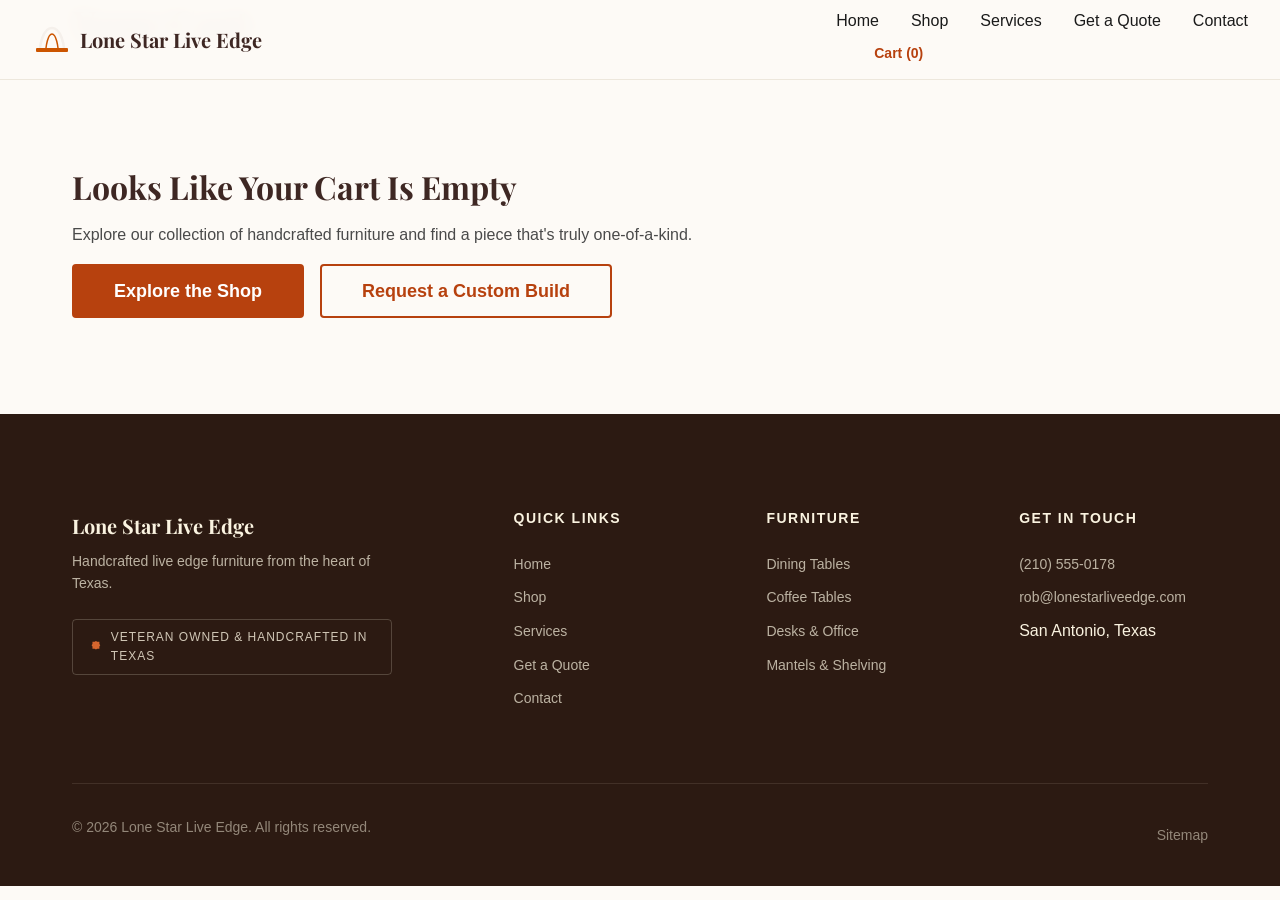
<file: cart.html>
<!DOCTYPE html>
<html lang="en">
<head>
  <meta charset="UTF-8">
  <meta name="viewport" content="width=device-width, initial-scale=1.0">
  <title>Cart | Lone Star Live Edge</title>
  <meta name="description" content="Your shopping cart at Lone Star Live Edge.">
  <link rel="canonical" href="https://lonestarliveedge.com/cart.html">

  <link rel="preconnect" href="https://fonts.googleapis.com">
  <link rel="preconnect" href="https://fonts.gstatic.com" crossorigin>
  <link href="https://fonts.googleapis.com/css2?family=Oswald:wght@400;500;600;700&family=Lato:wght@300;400;700&family=Playfair+Display:ital,wght@1,400;1,600&display=swap" rel="stylesheet">
  <link rel="stylesheet" href="css/styles.css">
</head>
<body>

  <header class="site-header" role="banner">
    <nav class="nav" aria-label="Main navigation">
      <a href="index.html" class="nav__logo" aria-label="Lone Star Live Edge — Home">
        <span class="nav__logo-icon">
          <svg viewBox="0 0 40 40" fill="none" xmlns="http://www.w3.org/2000/svg" aria-hidden="true">
            <rect x="4" y="28" width="32" height="4" rx="1" fill="#CC5500"/>
            <path d="M8 28C8 28 10 8 20 8C30 8 32 28 32 28" stroke="#F5F0EB" stroke-width="2.5" fill="none"/>
            <path d="M14 28C14 28 15.5 14 20 14C24.5 14 26 28 26 28" stroke="#CC5500" stroke-width="1.5" fill="none"/>
          </svg>
        </span>
        Lone Star Live Edge
      </a>
      <div class="nav__overlay" aria-hidden="true"></div>
      <div class="nav__menu">
        <ul class="nav__links" role="list">
          <li><a href="index.html" class="nav__link">Home</a></li>
          <li><a href="shop.html" class="nav__link">Shop</a></li>
          <li><a href="services.html" class="nav__link">Services</a></li>
          <li><a href="quote.html" class="nav__link">Get a Quote</a></li>
          <li><a href="contact.html" class="nav__link">Contact</a></li>
        </ul>
        <div class="nav__cta">
          <a href="cart.html" class="btn btn--ghost btn--sm">Cart (0)</a>
        </div>
      </div>
      <button class="nav__toggle" aria-label="Toggle navigation menu" aria-expanded="false">
        <span class="nav__toggle-bar"></span>
        <span class="nav__toggle-bar"></span>
        <span class="nav__toggle-bar"></span>
      </button>
    </nav>
  </header>

  <main id="main-content">

    <div class="page-intro">
      <div class="container">
        <h1>Your Cart</h1>
      </div>
    </div>

    <section class="section">
      <div class="container">

        <!-- Empty Cart State -->
        <div class="cart-empty" id="cart-empty">
          <h2>Looks Like Your Cart Is Empty</h2>
          <p>Explore our collection of handcrafted furniture and find a piece that's truly one-of-a-kind.</p>
          <div class="btn-group">
            <a href="shop.html" class="btn btn--primary btn--lg">Explore the Shop</a>
            <a href="quote.html" class="btn btn--secondary btn--lg">Request a Custom Build</a>
          </div>
        </div>

        <!-- Cart with Items (hidden by default, shown via JS) -->
        <div class="cart-layout" id="cart-items" style="display:none;">
          <div>
            <!-- Example Cart Item -->
            <div class="cart-item">
              <div class="cart-item__image">
                <div class="product-card__image-placeholder" style="width:100%;height:100%;display:flex;align-items:center;justify-content:center;font-size:0.75rem;color:var(--color-text-muted);">Photo</div>
              </div>
              <div>
                <h3 class="cart-item__name">Mesquite Live Edge Dining Table</h3>
                <p class="cart-item__meta">Texas Mesquite &bull; 96" &times; 42"</p>
                <button class="cart-item__remove">Remove</button>
              </div>
              <div>
                <span class="cart-item__price">$3,800</span>
              </div>
            </div>
          </div>

          <div class="cart-summary">
            <h3 class="cart-summary__title">Order Summary</h3>
            <div class="cart-summary__row">
              <span>Subtotal</span>
              <span>$3,800.00</span>
            </div>
            <div class="cart-summary__row">
              <span>Shipping</span>
              <span>Calculated at checkout</span>
            </div>
            <div class="cart-summary__total">
              <span>Total</span>
              <span>$3,800.00</span>
            </div>
            <a href="#" class="btn btn--primary btn--lg">Proceed to Checkout</a>
            <p class="cart-summary__note">Great choice &mdash; this piece is one of a kind. Secure checkout and nationwide shipping available.</p>
          </div>
        </div>

      </div>
    </section>

  </main>

  <footer class="site-footer" role="contentinfo">
    <div class="container">
      <div class="footer-grid">
        <div class="footer-brand">
          <p class="footer-brand__name">Lone Star Live Edge</p>
          <p class="footer-brand__tagline">Handcrafted live edge furniture from the heart of Texas.</p>
          <div class="footer-badge">
            <svg viewBox="0 0 16 16" fill="currentColor" aria-hidden="true"><path d="M8 1l1.5 1H12v2.5L13 6l-1 1.5V10H9.5L8 11l-1.5-1H4V7.5L3 6l1-1.5V2h2.5L8 1z"/></svg>
            Veteran Owned &amp; Handcrafted in Texas
          </div>
        </div>
        <div class="footer-column">
          <h4>Quick Links</h4>
          <ul role="list">
            <li><a href="index.html">Home</a></li>
            <li><a href="shop.html">Shop</a></li>
            <li><a href="services.html">Services</a></li>
            <li><a href="quote.html">Get a Quote</a></li>
            <li><a href="contact.html">Contact</a></li>
          </ul>
        </div>
        <div class="footer-column">
          <h4>Furniture</h4>
          <ul role="list">
            <li><a href="shop.html#dining-tables">Dining Tables</a></li>
            <li><a href="shop.html#coffee-tables">Coffee Tables</a></li>
            <li><a href="shop.html#desks">Desks &amp; Office</a></li>
            <li><a href="shop.html#mantels">Mantels &amp; Shelving</a></li>
          </ul>
        </div>
        <div class="footer-column">
          <h4>Get in Touch</h4>
          <ul role="list">
            <li><a href="tel:+12105550178">(210) 555-0178</a></li>
            <li><a href="mailto:rob@lonestarliveedge.com">rob@lonestarliveedge.com</a></li>
            <li>San Antonio, Texas</li>
          </ul>
        </div>
      </div>
      <div class="footer-bottom">
        <p class="footer-bottom__copyright">&copy; 2026 Lone Star Live Edge. All rights reserved.</p>
        <div class="footer-bottom__links"><a href="sitemap.xml">Sitemap</a></div>
      </div>
    </div>
  </footer>

  <script src="js/main.js"></script>
</body>
</html>
</file>
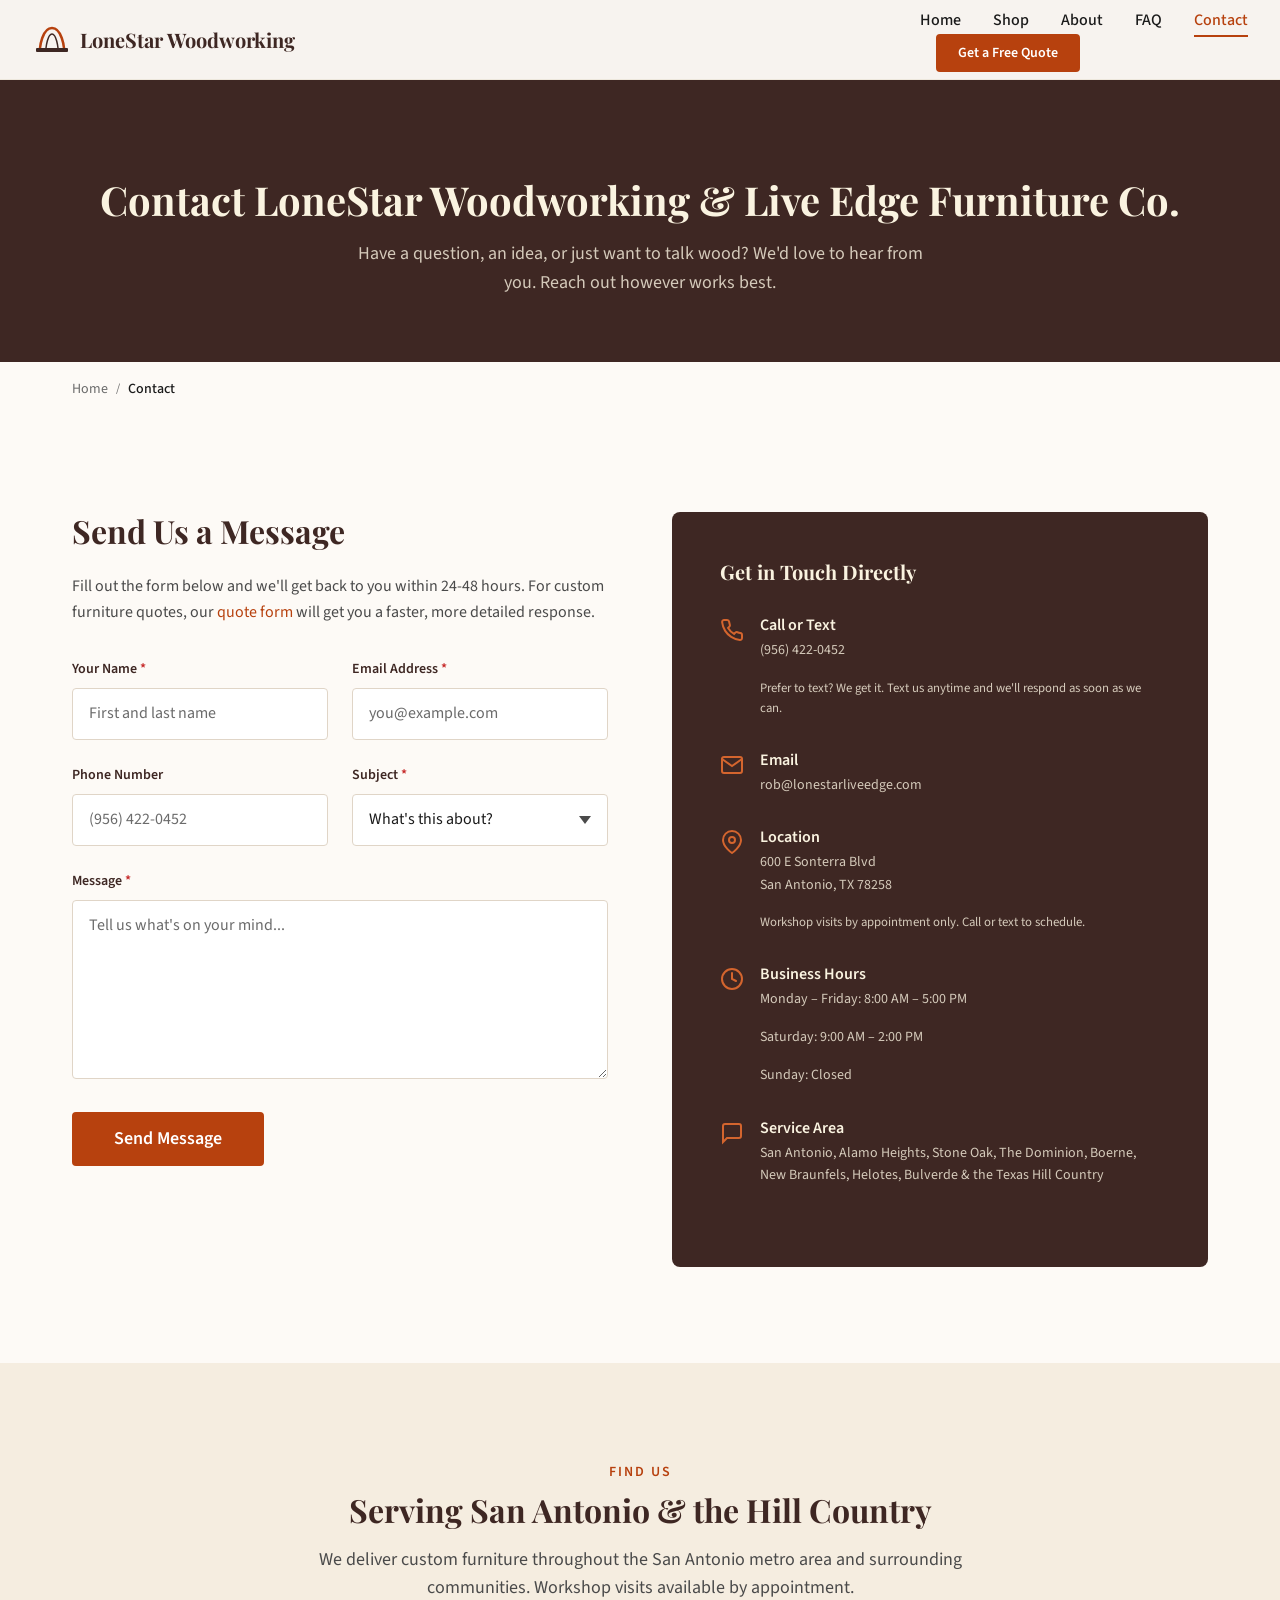
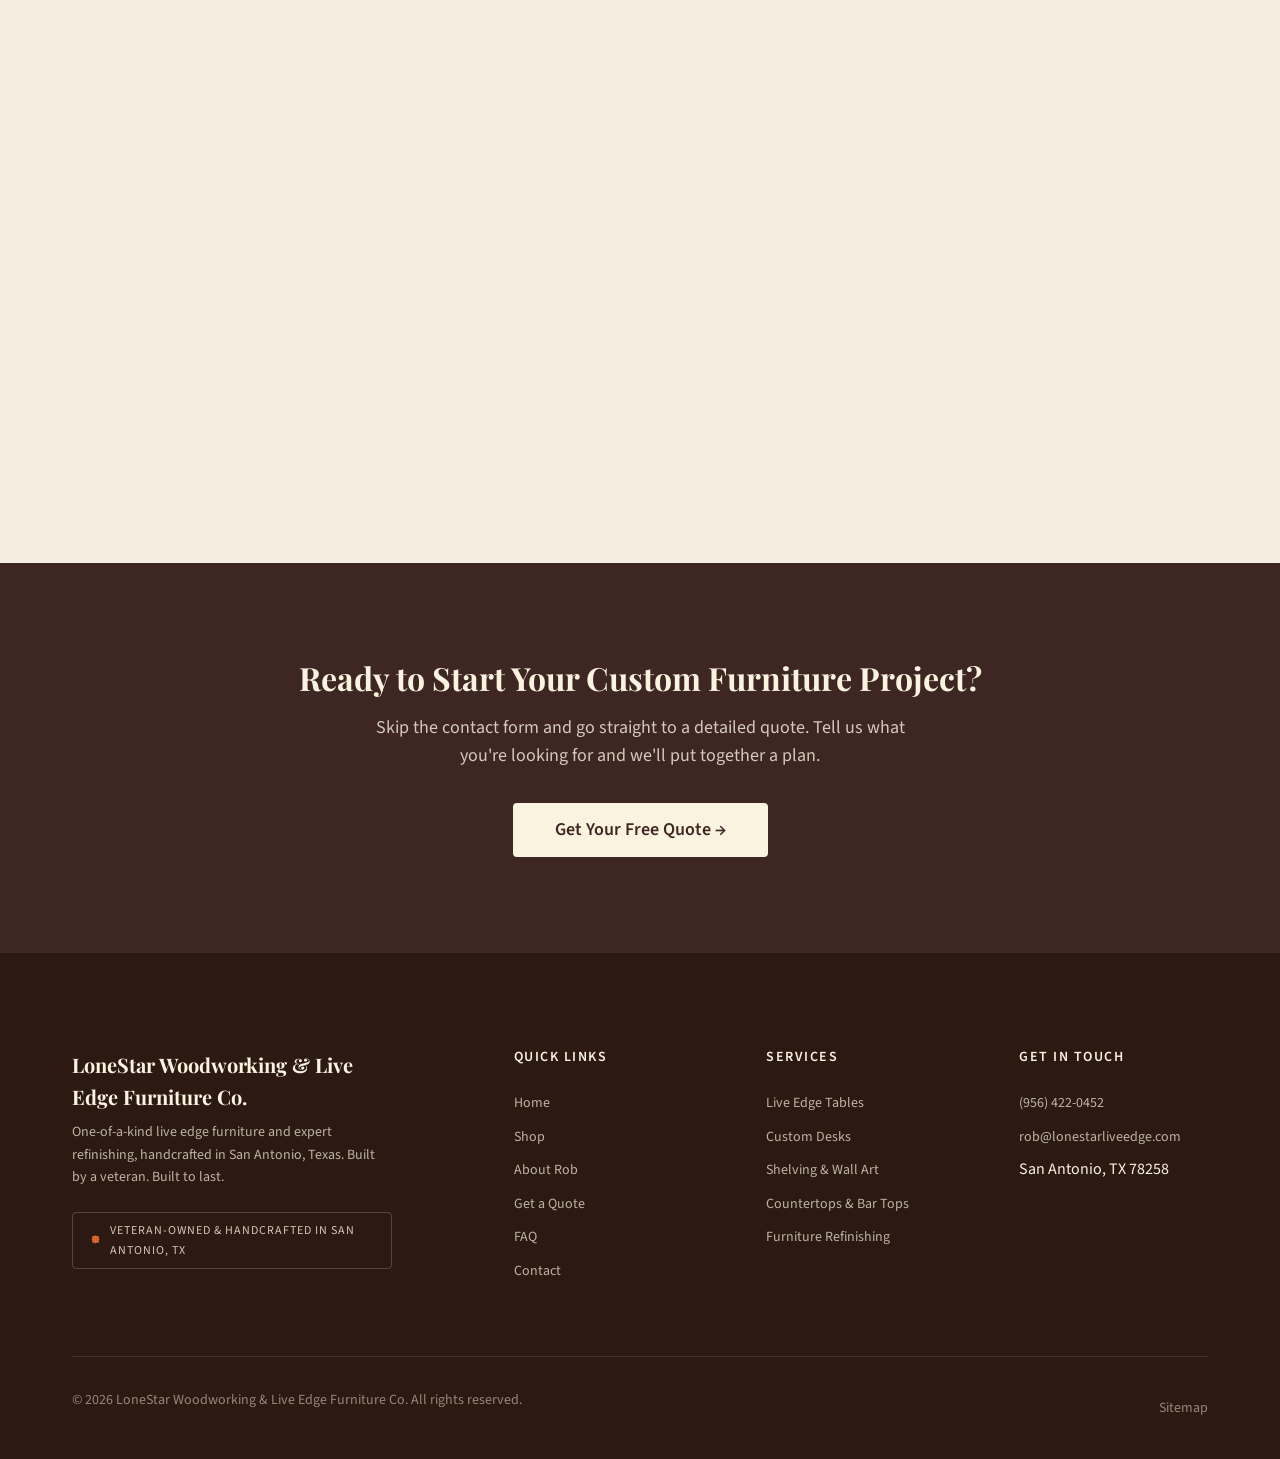
<file: contact.html>
<!DOCTYPE html>
<html lang="en">
<head>
  <meta charset="UTF-8">
  <meta name="viewport" content="width=device-width, initial-scale=1.0">
  <title>Contact Us — San Antonio Custom Furniture Maker | LoneStar Woodworking &amp; Live Edge Furniture Co.</title>
  <meta name="description" content="Contact LoneStar Woodworking &amp; Live Edge Furniture Co. in San Antonio, TX. Call, text, or email veteran craftsman Rob Faulkner for custom live edge furniture and refinishing.">
  <meta name="keywords" content="contact live edge furniture San Antonio, San Antonio custom furniture maker, woodworker near me San Antonio TX, furniture refinishing near me San Antonio">
  <link rel="canonical" href="https://lonestarliveedge.com/contact.html">

  <!-- Open Graph -->
  <meta property="og:title" content="Contact Us — LoneStar Woodworking &amp; Live Edge Furniture Co., San Antonio TX">
  <meta property="og:description" content="Get in touch with Rob Faulkner at LoneStar Woodworking &amp; Live Edge Furniture Co. Call, text, email, or visit our San Antonio workshop.">
  <meta property="og:type" content="website">
  <meta property="og:url" content="https://lonestarliveedge.com/contact.html">
  <meta property="og:image" content="https://lonestarliveedge.com/images/og-contact.jpg">
  <meta property="og:locale" content="en_US">
  <meta property="og:site_name" content="LoneStar Woodworking &amp; Live Edge Furniture Co.">

  <!-- Twitter Card -->
  <meta name="twitter:card" content="summary_large_image">
  <meta name="twitter:title" content="Contact Us — LoneStar Woodworking &amp; Live Edge Furniture Co.">
  <meta name="twitter:description" content="Get in touch for custom live edge furniture in San Antonio. Call, text, or email today.">

  <!-- Fonts -->
  <link rel="preconnect" href="https://fonts.googleapis.com">
  <link rel="preconnect" href="https://fonts.gstatic.com" crossorigin>
  <link href="https://fonts.googleapis.com/css2?family=Playfair+Display:wght@400;600;700&family=Source+Sans+3:wght@300;400;500;600;700&display=swap" rel="stylesheet">

  <!-- Styles -->
  <link rel="stylesheet" href="css/styles.css">

  <!-- Schema: BreadcrumbList -->
  <script type="application/ld+json">
  {
    "@context": "https://schema.org",
    "@type": "BreadcrumbList",
    "itemListElement": [
      {
        "@type": "ListItem",
        "position": 1,
        "name": "Home",
        "item": "https://lonestarliveedge.com/"
      },
      {
        "@type": "ListItem",
        "position": 2,
        "name": "Contact",
        "item": "https://lonestarliveedge.com/contact.html"
      }
    ]
  }
  </script>

  <!-- Schema: LocalBusiness (Contact-specific) -->
  <script type="application/ld+json">
  {
    "@context": "https://schema.org",
    "@type": "FurnitureStore",
    "name": "LoneStar Woodworking & Live Edge Furniture Co.",
    "telephone": "(956) 422-0452",
    "email": "rob@lonestarliveedge.com",
    "url": "https://lonestarliveedge.com",
    "address": {
      "@type": "PostalAddress",
      "streetAddress": "600 E Sonterra Blvd",
      "addressLocality": "San Antonio",
      "addressRegion": "TX",
      "postalCode": "78258",
      "addressCountry": "US"
    },
    "openingHoursSpecification": [
      {
        "@type": "OpeningHoursSpecification",
        "dayOfWeek": ["Monday", "Tuesday", "Wednesday", "Thursday", "Friday"],
        "opens": "08:00",
        "closes": "17:00"
      },
      {
        "@type": "OpeningHoursSpecification",
        "dayOfWeek": "Saturday",
        "opens": "09:00",
        "closes": "14:00"
      }
    ],
    "areaServed": [
      "San Antonio", "Alamo Heights", "Stone Oak", "The Dominion",
      "Boerne", "New Braunfels", "Helotes", "Bulverde", "Texas Hill Country"
    ]
  }
  </script>
  <!-- Google tag (gtag.js) -->
  <script async src="https://www.googletagmanager.com/gtag/js?id=G-8T593WD7BC"></script>
  <script>
    window.dataLayer = window.dataLayer || [];
    function gtag(){dataLayer.push(arguments);}
    gtag('js', new Date());
    gtag('config', 'G-8T593WD7BC');
  </script>
</head>
<body>

  <!-- ===== HEADER / NAVIGATION ===== -->
  <header class="site-header" role="banner">
    <nav class="nav" aria-label="Main navigation">
      <a href="index.html" class="nav__logo" aria-label="LoneStar Woodworking &amp; Live Edge Furniture Co. — Home">
        <span class="nav__logo-icon">
          <svg viewBox="0 0 40 40" fill="none" xmlns="http://www.w3.org/2000/svg" aria-hidden="true">
            <rect x="4" y="28" width="32" height="4" rx="1" fill="#3E2723"/>
            <path d="M8 28C8 28 10 8 20 8C30 8 32 28 32 28" stroke="#B7410E" stroke-width="2.5" fill="none"/>
            <path d="M14 28C14 28 15.5 14 20 14C24.5 14 26 28 26 28" stroke="#3E2723" stroke-width="1.5" fill="none"/>
          </svg>
        </span>
        LoneStar Woodworking
      </a>

      <div class="nav__overlay" aria-hidden="true"></div>

      <div class="nav__menu">
        <ul class="nav__links" role="list">
          <li><a href="index.html" class="nav__link">Home</a></li>
          <li><a href="shop.html" class="nav__link">Shop</a></li>
          <li><a href="about.html" class="nav__link">About</a></li>
          <li><a href="faq.html" class="nav__link">FAQ</a></li>
          <li><a href="contact.html" class="nav__link nav__link--active">Contact</a></li>
        </ul>
        <div class="nav__cta">
          <a href="quote.html" class="btn btn--primary btn--sm">Get a Free Quote</a>
        </div>
      </div>

      <button class="nav__toggle" aria-label="Toggle navigation menu" aria-expanded="false" aria-controls="nav-menu">
        <span class="nav__toggle-bar"></span>
        <span class="nav__toggle-bar"></span>
        <span class="nav__toggle-bar"></span>
      </button>
    </nav>
  </header>

  <main id="main-content">

    <!-- ===== PAGE HERO ===== -->
    <section class="page-hero">
      <div class="container">
        <h1>Contact LoneStar Woodworking &amp; Live Edge Furniture Co.</h1>
        <p>Have a question, an idea, or just want to talk wood? We'd love to hear from you. Reach out however works best.</p>
      </div>
    </section>

    <!-- Breadcrumbs -->
    <div class="breadcrumbs">
      <div class="container">
        <ol class="breadcrumbs__list" role="list">
          <li class="breadcrumbs__item"><a href="index.html" class="breadcrumbs__link">Home</a></li>
          <li class="breadcrumbs__separator" aria-hidden="true">/</li>
          <li class="breadcrumbs__item"><span class="breadcrumbs__current" aria-current="page">Contact</span></li>
        </ol>
      </div>
    </div>

    <!-- ===== CONTACT SECTION ===== -->
    <section class="section" aria-label="Contact form and information">
      <div class="container">
        <div class="contact-layout">

          <!-- Contact Form -->
          <div>
            <h2 style="margin-bottom: var(--space-lg);">Send Us a Message</h2>
            <p style="margin-bottom: var(--space-xl);">Fill out the form below and we'll get back to you within 24-48 hours. For custom furniture quotes, our <a href="quote.html">quote form</a> will get you a faster, more detailed response.</p>

            <form id="contact-form" data-validate aria-label="Contact form" action="https://formspree.io/f/xlgpnowv" method="POST">
              <div class="form-row">
                <div class="form-group">
                  <label for="contact-name" class="form-label form-label--required">Your Name</label>
                  <input type="text" id="contact-name" name="name" class="form-input" placeholder="First and last name" required autocomplete="name">
                  <span class="form-error" role="alert"></span>
                </div>
                <div class="form-group">
                  <label for="contact-email" class="form-label form-label--required">Email Address</label>
                  <input type="email" id="contact-email" name="email" class="form-input" placeholder="you@example.com" required autocomplete="email">
                  <span class="form-error" role="alert"></span>
                </div>
              </div>

              <div class="form-row">
                <div class="form-group">
                  <label for="contact-phone" class="form-label">Phone Number</label>
                  <input type="tel" id="contact-phone" name="phone" class="form-input" placeholder="(956) 422-0452" autocomplete="tel">
                  <span class="form-error" role="alert"></span>
                </div>
                <div class="form-group">
                  <label for="contact-subject" class="form-label form-label--required">Subject</label>
                  <select id="contact-subject" name="subject" class="form-select" required>
                    <option value="">What's this about?</option>
                    <option value="general">General Question</option>
                    <option value="custom-project">Custom Project Inquiry</option>
                    <option value="refinishing">Refinishing Question</option>
                    <option value="existing-order">Existing Order</option>
                    <option value="collaboration">Business / Collaboration</option>
                    <option value="other">Other</option>
                  </select>
                  <span class="form-error" role="alert"></span>
                </div>
              </div>

              <div class="form-group">
                <label for="contact-message" class="form-label form-label--required">Message</label>
                <textarea id="contact-message" name="message" class="form-textarea" rows="6" placeholder="Tell us what's on your mind..." required></textarea>
                <span class="form-error" role="alert"></span>
              </div>

              <button type="submit" class="btn btn--primary btn--lg">Send Message</button>
            </form>

            <!-- Success Message -->
            <div class="form-success" role="status">
              <div class="form-success__icon" aria-hidden="true">&#10003;</div>
              <h3>Message Sent!</h3>
              <p>Thanks for reaching out. We'll get back to you within 24-48 hours. In the meantime, feel free to browse our <a href="shop.html">recent work</a> or check out our <a href="faq.html">FAQ</a>.</p>
            </div>
          </div>

          <!-- Contact Info Card -->
          <aside>
            <div class="contact-info-card">
              <h3>Get in Touch Directly</h3>

              <div class="contact-info__item">
                <div class="contact-info__icon" aria-hidden="true">
                  <svg viewBox="0 0 24 24" fill="none" stroke="currentColor" stroke-width="2" stroke-linecap="round">
                    <path d="M22 16.92v3a2 2 0 01-2.18 2 19.79 19.79 0 01-8.63-3.07 19.5 19.5 0 01-6-6 19.79 19.79 0 01-3.07-8.67A2 2 0 014.11 2h3a2 2 0 012 1.72c.127.96.361 1.903.7 2.81a2 2 0 01-.45 2.11L8.09 9.91a16 16 0 006 6l1.27-1.27a2 2 0 012.11-.45c.907.339 1.85.573 2.81.7A2 2 0 0122 16.92z"/>
                  </svg>
                </div>
                <div>
                  <h4>Call or Text</h4>
                  <p><a href="tel:+19564220452">(956) 422-0452</a></p>
                  <p style="font-size: 0.8rem; margin-top: 4px;">Prefer to text? We get it. Text us anytime and we'll respond as soon as we can.</p>
                </div>
              </div>

              <div class="contact-info__item">
                <div class="contact-info__icon" aria-hidden="true">
                  <svg viewBox="0 0 24 24" fill="none" stroke="currentColor" stroke-width="2" stroke-linecap="round">
                    <path d="M4 4h16c1.1 0 2 .9 2 2v12c0 1.1-.9 2-2 2H4c-1.1 0-2-.9-2-2V6c0-1.1.9-2 2-2z"/>
                    <polyline points="22,6 12,13 2,6"/>
                  </svg>
                </div>
                <div>
                  <h4>Email</h4>
                  <p><a href="mailto:rob@lonestarliveedge.com">rob@lonestarliveedge.com</a></p>
                </div>
              </div>

              <div class="contact-info__item">
                <div class="contact-info__icon" aria-hidden="true">
                  <svg viewBox="0 0 24 24" fill="none" stroke="currentColor" stroke-width="2" stroke-linecap="round">
                    <path d="M21 10c0 7-9 13-9 13s-9-6-9-13a9 9 0 0118 0z"/>
                    <circle cx="12" cy="10" r="3"/>
                  </svg>
                </div>
                <div>
                  <h4>Location</h4>
                  <p>600 E Sonterra Blvd<br>San Antonio, TX 78258</p>
                  <p style="font-size: 0.8rem; margin-top: 4px;">Workshop visits by appointment only. Call or text to schedule.</p>
                </div>
              </div>

              <div class="contact-info__item">
                <div class="contact-info__icon" aria-hidden="true">
                  <svg viewBox="0 0 24 24" fill="none" stroke="currentColor" stroke-width="2" stroke-linecap="round">
                    <circle cx="12" cy="12" r="10"/>
                    <path d="M12 6v6l4 2"/>
                  </svg>
                </div>
                <div>
                  <h4>Business Hours</h4>
                  <p>Monday – Friday: 8:00 AM – 5:00 PM</p>
                  <p>Saturday: 9:00 AM – 2:00 PM</p>
                  <p>Sunday: Closed</p>
                </div>
              </div>

              <div class="contact-info__item">
                <div class="contact-info__icon" aria-hidden="true">
                  <svg viewBox="0 0 24 24" fill="none" stroke="currentColor" stroke-width="2" stroke-linecap="round">
                    <path d="M21 15a2 2 0 01-2 2H7l-4 4V5a2 2 0 012-2h14a2 2 0 012 2z"/>
                  </svg>
                </div>
                <div>
                  <h4>Service Area</h4>
                  <p>San Antonio, Alamo Heights, Stone Oak, The Dominion, Boerne, New Braunfels, Helotes, Bulverde &amp; the Texas Hill Country</p>
                </div>
              </div>

              <!-- Social links will be added when accounts are created -->
            </div>
          </aside>

        </div>
      </div>
    </section>

    <!-- ===== MAP SECTION ===== -->
    <section class="section section--alt" aria-label="Our location on the map">
      <div class="container">
        <div class="section-header fade-in">
          <span class="section-label">Find Us</span>
          <h2>Serving San Antonio &amp; the Hill Country</h2>
          <p>We deliver custom furniture throughout the San Antonio metro area and surrounding communities. Workshop visits available by appointment.</p>
        </div>

        <div class="map-embed" role="img" aria-label="Map showing LoneStar Woodworking &amp; Live Edge Furniture Co. location in San Antonio, Texas">
          <iframe
            src="https://www.google.com/maps/embed?pb=!1m18!1m12!1m3!1d3468.5!2d-98.4209!3d29.5837!2m3!1f0!2f0!3f0!3m2!1i1024!2i768!4f13.1!3m3!1m2!1s0x0%3A0x0!2s600+E+Sonterra+Blvd%2C+San+Antonio%2C+TX+78258!5e0!3m2!1sen!2sus"
            width="100%"
            height="400"
            style="border:0;"
            allowfullscreen=""
            loading="lazy"
            referrerpolicy="no-referrer-when-downgrade"
            title="Map of 600 E Sonterra Blvd, San Antonio, TX 78258 — LoneStar Woodworking &amp; Live Edge Furniture Co.">
          </iframe>
        </div>
      </div>
    </section>

    <!-- ===== CTA ===== -->
    <section class="cta-section" aria-label="Call to action">
      <div class="container">
        <h2 class="fade-in">Ready to Start Your Custom Furniture Project?</h2>
        <p class="fade-in">Skip the contact form and go straight to a detailed quote. Tell us what you're looking for and we'll put together a plan.</p>
        <a href="quote.html" class="btn btn--light btn--lg fade-in">Get Your Free Quote &rarr;</a>
      </div>
    </section>

  </main>

  <!-- ===== FOOTER ===== -->
  <footer class="site-footer" role="contentinfo">
    <div class="container">
      <div class="footer-grid">
        <div class="footer-brand">
          <p class="footer-brand__name">LoneStar Woodworking &amp; Live Edge Furniture Co.</p>
          <p class="footer-brand__tagline">One-of-a-kind live edge furniture and expert refinishing, handcrafted in San Antonio, Texas. Built by a veteran. Built to last.</p>
          <div class="footer-badge">
            <svg viewBox="0 0 16 16" fill="currentColor" aria-hidden="true"><path d="M8 1l1.5 1H12v2.5L13 6l-1 1.5V10H9.5L8 11l-1.5-1H4V7.5L3 6l1-1.5V2h2.5L8 1z"/></svg>
            Veteran-Owned &amp; Handcrafted in San Antonio, TX
          </div>
        </div>

        <div class="footer-column">
          <h4>Quick Links</h4>
          <ul role="list">
            <li><a href="index.html">Home</a></li>
            <li><a href="shop.html">Shop</a></li>
            <li><a href="about.html">About Rob</a></li>
            <li><a href="quote.html">Get a Quote</a></li>
            <li><a href="faq.html">FAQ</a></li>
            <li><a href="contact.html">Contact</a></li>
          </ul>
        </div>

        <div class="footer-column">
          <h4>Services</h4>
          <ul role="list">
            <li><a href="shop.html">Live Edge Tables</a></li>
            <li><a href="shop.html">Custom Desks</a></li>
            <li><a href="shop.html">Shelving &amp; Wall Art</a></li>
            <li><a href="shop.html">Countertops &amp; Bar Tops</a></li>
            <li><a href="shop.html">Furniture Refinishing</a></li>
          </ul>
        </div>

        <div class="footer-column">
          <h4>Get in Touch</h4>
          <ul role="list">
            <li><a href="tel:+19564220452">(956) 422-0452</a></li>
            <li><a href="mailto:rob@lonestarliveedge.com">rob@lonestarliveedge.com</a></li>
            <li>San Antonio, TX 78258</li>
          </ul>
        </div>
      </div>

      <div class="footer-bottom">
        <p class="footer-bottom__copyright">&copy; 2026 LoneStar Woodworking &amp; Live Edge Furniture Co. All rights reserved.</p>
        <div class="footer-bottom__links">
          <a href="sitemap.xml">Sitemap</a>
        </div>
      </div>
    </div>
  </footer>

  <script src="js/main.js"></script>
</body>
</html>
</file>
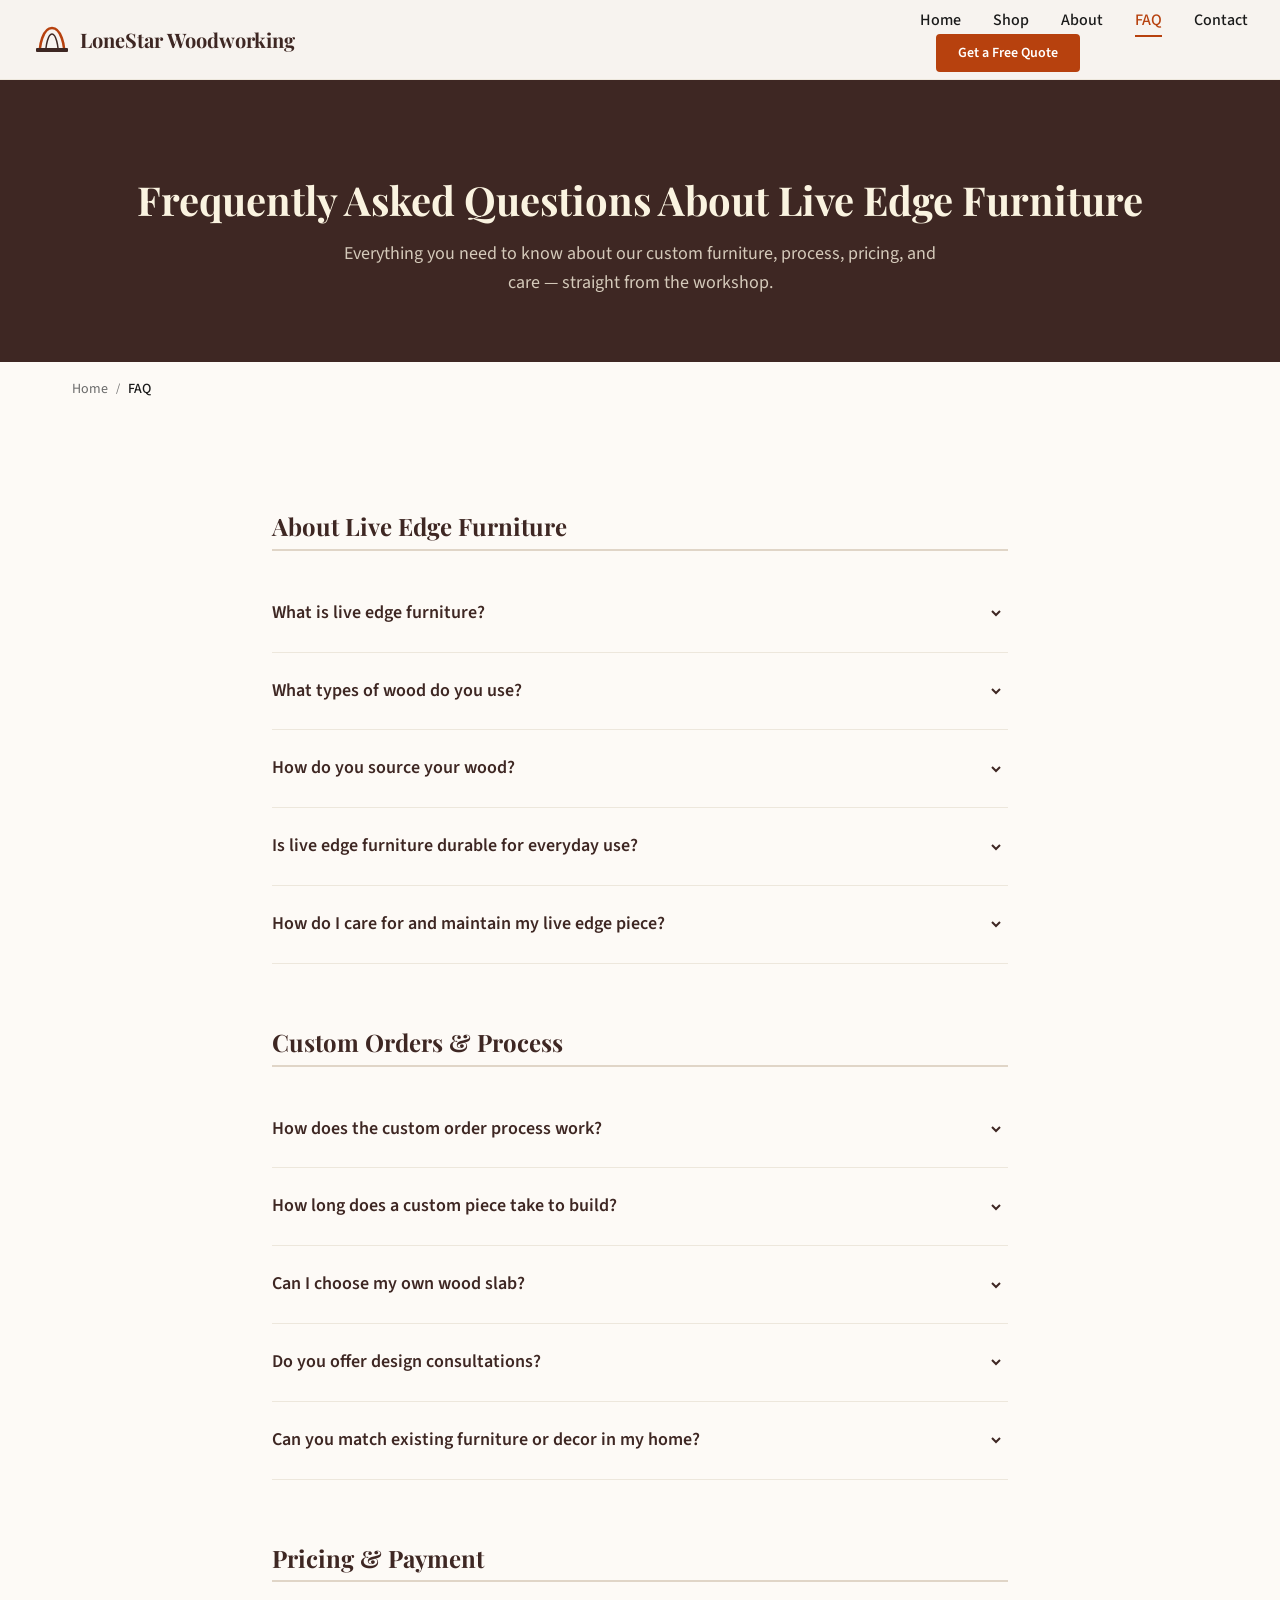
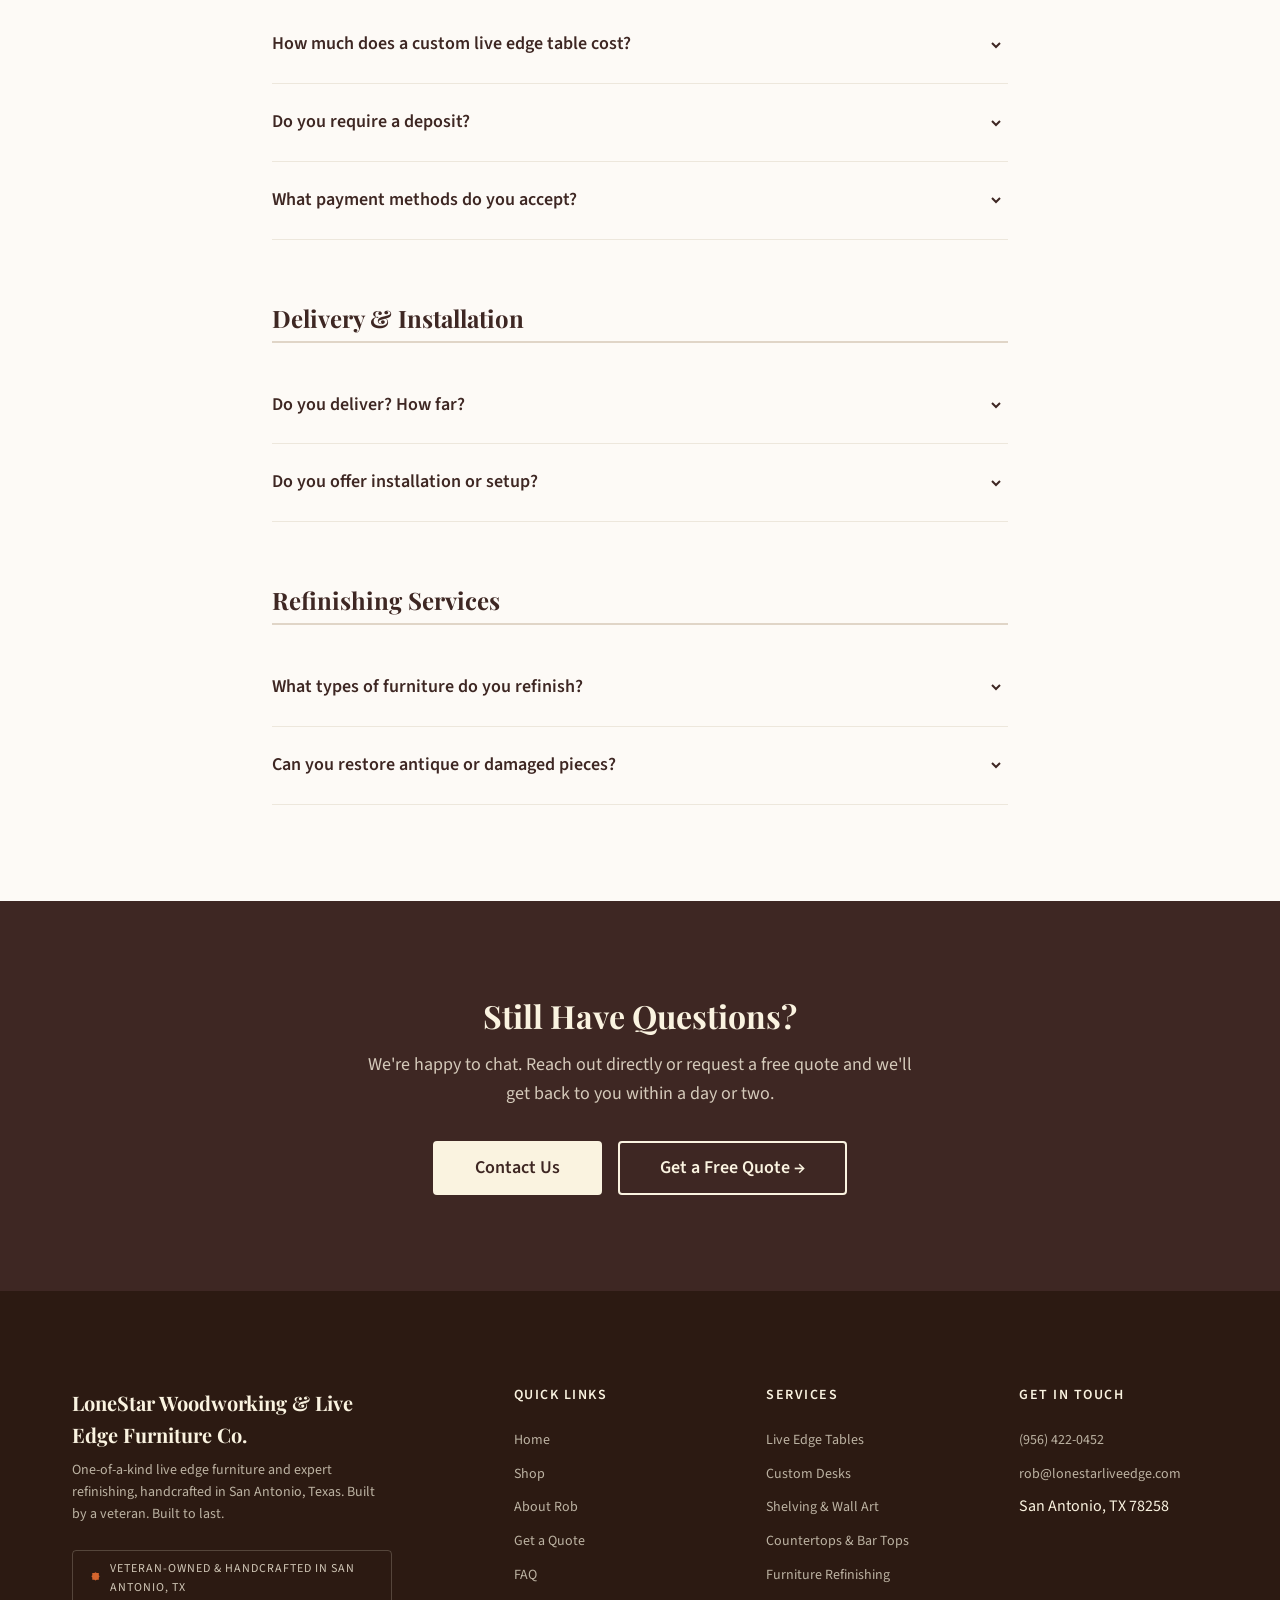
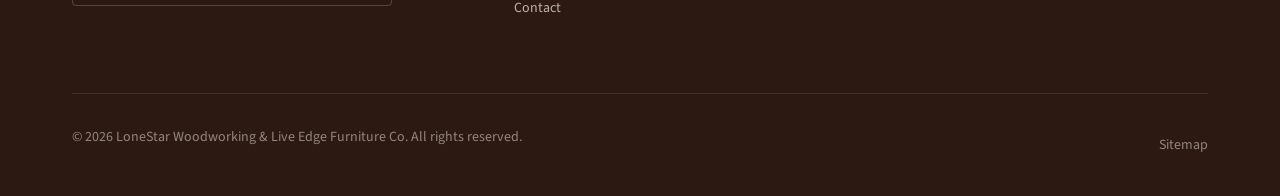
<file: faq.html>
<!DOCTYPE html>
<html lang="en">
<head>
  <meta charset="UTF-8">
  <meta name="viewport" content="width=device-width, initial-scale=1.0">
  <title>FAQ — Live Edge Furniture Questions Answered | LoneStar Woodworking &amp; Live Edge Furniture Co. — San Antonio, TX</title>
  <meta name="description" content="Common questions about live edge furniture, custom orders, pricing, delivery & care. Learn how much a live edge table costs and how the custom process works.">
  <meta name="keywords" content="how much does live edge furniture cost, live edge table care instructions, custom furniture process San Antonio, live edge FAQ">
  <link rel="canonical" href="https://lonestarliveedge.com/faq.html">

  <!-- Open Graph -->
  <meta property="og:title" content="Frequently Asked Questions — LoneStar Woodworking &amp; Live Edge Furniture Co.">
  <meta property="og:description" content="Answers to common questions about live edge furniture, custom orders, pricing, delivery, and care.">
  <meta property="og:type" content="website">
  <meta property="og:url" content="https://lonestarliveedge.com/faq.html">
  <meta property="og:image" content="https://lonestarliveedge.com/images/og-faq.jpg">
  <meta property="og:locale" content="en_US">
  <meta property="og:site_name" content="LoneStar Woodworking &amp; Live Edge Furniture Co.">

  <!-- Twitter Card -->
  <meta name="twitter:card" content="summary_large_image">
  <meta name="twitter:title" content="FAQ — LoneStar Woodworking &amp; Live Edge Furniture Co.">
  <meta name="twitter:description" content="Answers to common questions about live edge furniture, custom orders, pricing, and care.">

  <!-- Fonts -->
  <link rel="preconnect" href="https://fonts.googleapis.com">
  <link rel="preconnect" href="https://fonts.gstatic.com" crossorigin>
  <link href="https://fonts.googleapis.com/css2?family=Playfair+Display:wght@400;600;700&family=Source+Sans+3:wght@300;400;500;600;700&display=swap" rel="stylesheet">

  <!-- Styles -->
  <link rel="stylesheet" href="css/styles.css">

  <!-- Schema: BreadcrumbList -->
  <script type="application/ld+json">
  {
    "@context": "https://schema.org",
    "@type": "BreadcrumbList",
    "itemListElement": [
      {
        "@type": "ListItem",
        "position": 1,
        "name": "Home",
        "item": "https://lonestarliveedge.com/"
      },
      {
        "@type": "ListItem",
        "position": 2,
        "name": "FAQ",
        "item": "https://lonestarliveedge.com/faq.html"
      }
    ]
  }
  </script>

  <!-- Schema: FAQPage -->
  <script type="application/ld+json">
  {
    "@context": "https://schema.org",
    "@type": "FAQPage",
    "mainEntity": [
      {
        "@type": "Question",
        "name": "What is live edge furniture?",
        "acceptedAnswer": {
          "@type": "Answer",
          "text": "Live edge furniture preserves the natural outer edge of the tree in the finished piece. Instead of cutting the wood into a uniform rectangle, the organic curves, bark line, and raw character of the slab are kept intact. The result is a one-of-a-kind piece that showcases the tree's natural beauty — knots, grain patterns, and all."
        }
      },
      {
        "@type": "Question",
        "name": "What types of wood do you use?",
        "acceptedAnswer": {
          "@type": "Answer",
          "text": "We specialize in Texas hardwoods: Black Walnut (rich dark tones, dramatic grain), Pecan (warm golden hues, versatile character), Mesquite (extremely hard, wild grain patterns unique to Texas), White Oak (light, strong, classic look), and Cedar (aromatic, warm reddish tones). We also work with other species on request."
        }
      },
      {
        "@type": "Question",
        "name": "How much does a custom live edge table cost?",
        "acceptedAnswer": {
          "@type": "Answer",
          "text": "Pricing depends on the wood species, slab size, design complexity, and finish. Coffee tables typically start around $800-$1,500. Dining tables range from $1,800-$5,000+. Desks run $1,500-$3,000. Refinishing projects start around $300. We provide detailed, no-obligation quotes for every project."
        }
      },
      {
        "@type": "Question",
        "name": "How long does a custom piece take to build?",
        "acceptedAnswer": {
          "@type": "Answer",
          "text": "Most custom pieces take 4-8 weeks from approval to delivery. Larger or more complex projects (like epoxy river tables or commercial installations) may take 8-12 weeks. Refinishing projects are typically 2-4 weeks. We'll give you a clear timeline when we provide your quote."
        }
      },
      {
        "@type": "Question",
        "name": "Do you deliver? How far?",
        "acceptedAnswer": {
          "@type": "Answer",
          "text": "Yes, we deliver throughout the San Antonio metro area and surrounding communities including Alamo Heights, Stone Oak, The Dominion, Boerne, New Braunfels, Helotes, and Bulverde. Delivery within San Antonio is typically included in the price. We can arrange delivery to other Texas locations for an additional fee."
        }
      },
      {
        "@type": "Question",
        "name": "How do I care for and maintain my live edge piece?",
        "acceptedAnswer": {
          "@type": "Answer",
          "text": "Daily care is simple: wipe with a soft, damp cloth. Avoid harsh chemicals. Use coasters for hot or wet items. Depending on your finish, we recommend reapplying a maintenance coat of oil or wax every 6-12 months. We'll provide specific care instructions with every piece we deliver."
        }
      }
    ]
  }
  </script>
  <!-- Google tag (gtag.js) -->
  <script async src="https://www.googletagmanager.com/gtag/js?id=G-8T593WD7BC"></script>
  <script>
    window.dataLayer = window.dataLayer || [];
    function gtag(){dataLayer.push(arguments);}
    gtag('js', new Date());
    gtag('config', 'G-8T593WD7BC');
  </script>
</head>
<body>

  <!-- ===== HEADER / NAVIGATION ===== -->
  <header class="site-header" role="banner">
    <nav class="nav" aria-label="Main navigation">
      <a href="index.html" class="nav__logo" aria-label="LoneStar Woodworking &amp; Live Edge Furniture Co. — Home">
        <span class="nav__logo-icon">
          <svg viewBox="0 0 40 40" fill="none" xmlns="http://www.w3.org/2000/svg" aria-hidden="true">
            <rect x="4" y="28" width="32" height="4" rx="1" fill="#3E2723"/>
            <path d="M8 28C8 28 10 8 20 8C30 8 32 28 32 28" stroke="#B7410E" stroke-width="2.5" fill="none"/>
            <path d="M14 28C14 28 15.5 14 20 14C24.5 14 26 28 26 28" stroke="#3E2723" stroke-width="1.5" fill="none"/>
          </svg>
        </span>
        LoneStar Woodworking
      </a>

      <div class="nav__overlay" aria-hidden="true"></div>

      <div class="nav__menu">
        <ul class="nav__links" role="list">
          <li><a href="index.html" class="nav__link">Home</a></li>
          <li><a href="shop.html" class="nav__link">Shop</a></li>
          <li><a href="about.html" class="nav__link">About</a></li>
          <li><a href="faq.html" class="nav__link nav__link--active">FAQ</a></li>
          <li><a href="contact.html" class="nav__link">Contact</a></li>
        </ul>
        <div class="nav__cta">
          <a href="quote.html" class="btn btn--primary btn--sm">Get a Free Quote</a>
        </div>
      </div>

      <button class="nav__toggle" aria-label="Toggle navigation menu" aria-expanded="false" aria-controls="nav-menu">
        <span class="nav__toggle-bar"></span>
        <span class="nav__toggle-bar"></span>
        <span class="nav__toggle-bar"></span>
      </button>
    </nav>
  </header>

  <main id="main-content">

    <!-- ===== PAGE HERO ===== -->
    <section class="page-hero">
      <div class="container">
        <h1>Frequently Asked Questions About Live Edge Furniture</h1>
        <p>Everything you need to know about our custom furniture, process, pricing, and care — straight from the workshop.</p>
      </div>
    </section>

    <!-- Breadcrumbs -->
    <div class="breadcrumbs">
      <div class="container">
        <ol class="breadcrumbs__list" role="list">
          <li class="breadcrumbs__item"><a href="index.html" class="breadcrumbs__link">Home</a></li>
          <li class="breadcrumbs__separator" aria-hidden="true">/</li>
          <li class="breadcrumbs__item"><span class="breadcrumbs__current" aria-current="page">FAQ</span></li>
        </ol>
      </div>
    </div>

    <!-- ===== FAQ CONTENT ===== -->
    <section class="section" aria-label="Frequently asked questions">
      <div class="container container--narrow">

        <!-- Category 1: About Live Edge Furniture -->
        <div class="faq-section fade-in">
          <h2 class="faq-section__title">About Live Edge Furniture</h2>

          <div class="faq-item" aria-expanded="false">
            <button class="faq-item__question" type="button" aria-expanded="false">
              <span>What is live edge furniture?</span>
              <span class="faq-item__icon" aria-hidden="true">
                <svg viewBox="0 0 16 16" fill="none" stroke="currentColor" stroke-width="2"><path d="M4 6l4 4 4-4"/></svg>
              </span>
            </button>
            <div class="faq-item__answer" role="region">
              <p>Live edge furniture preserves the natural outer edge of the tree in the finished piece. Instead of cutting the wood into a uniform rectangle, we keep the organic curves, bark line, and raw character of the slab. The result is a one-of-a-kind piece that showcases the tree's natural beauty — knots, grain patterns, and all. No two live edge pieces are ever the same, which is a big part of their appeal.</p>
            </div>
          </div>

          <div class="faq-item" aria-expanded="false">
            <button class="faq-item__question" type="button" aria-expanded="false">
              <span>What types of wood do you use?</span>
              <span class="faq-item__icon" aria-hidden="true">
                <svg viewBox="0 0 16 16" fill="none" stroke="currentColor" stroke-width="2"><path d="M4 6l4 4 4-4"/></svg>
              </span>
            </button>
            <div class="faq-item__answer" role="region">
              <p>We specialize in Texas hardwoods, each with its own personality:</p>
              <ul>
                <li><strong>Black Walnut:</strong> Rich dark tones, dramatic grain patterns. The showstopper of hardwoods.</li>
                <li><strong>Pecan:</strong> Warm golden hues with great character. Versatile and beautiful in any setting.</li>
                <li><strong>Mesquite:</strong> Extremely hard and durable with wild, unpredictable grain. A true Texas native.</li>
                <li><strong>White Oak:</strong> Light, strong, and classic. Excellent for modern or traditional designs.</li>
                <li><strong>Cedar:</strong> Aromatic with warm reddish tones. Naturally resistant to moisture and insects.</li>
              </ul>
              <p>We also work with other species on request. If you have a specific wood in mind, just ask.</p>
            </div>
          </div>

          <div class="faq-item" aria-expanded="false">
            <button class="faq-item__question" type="button" aria-expanded="false">
              <span>How do you source your wood?</span>
              <span class="faq-item__icon" aria-hidden="true">
                <svg viewBox="0 0 16 16" fill="none" stroke="currentColor" stroke-width="2"><path d="M4 6l4 4 4-4"/></svg>
              </span>
            </button>
            <div class="faq-item__answer" role="region">
              <p>We source our slabs from local Texas sawmills and suppliers. Whenever possible, we use salvaged and reclaimed wood — trees that were taken down due to storms, land clearing, or natural end of life. This gives wood a second life as something beautiful and functional. We also maintain relationships with arborists in the San Antonio and Hill Country area who contact us when notable trees become available.</p>
            </div>
          </div>

          <div class="faq-item" aria-expanded="false">
            <button class="faq-item__question" type="button" aria-expanded="false">
              <span>Is live edge furniture durable for everyday use?</span>
              <span class="faq-item__icon" aria-hidden="true">
                <svg viewBox="0 0 16 16" fill="none" stroke="currentColor" stroke-width="2"><path d="M4 6l4 4 4-4"/></svg>
              </span>
            </button>
            <div class="faq-item__answer" role="region">
              <p>Absolutely. Live edge furniture is built from thick, solid hardwood slabs — these are substantial, heavy pieces of wood that are naturally strong and durable. We apply commercial-grade finishes (polyurethane, hardwax oil, or epoxy, depending on the piece) that protect against scratches, water rings, and daily wear. Our dining tables are built for family dinners, homework sessions, and holiday gatherings — not just looking pretty.</p>
            </div>
          </div>

          <div class="faq-item" aria-expanded="false">
            <button class="faq-item__question" type="button" aria-expanded="false">
              <span>How do I care for and maintain my live edge piece?</span>
              <span class="faq-item__icon" aria-hidden="true">
                <svg viewBox="0 0 16 16" fill="none" stroke="currentColor" stroke-width="2"><path d="M4 6l4 4 4-4"/></svg>
              </span>
            </button>
            <div class="faq-item__answer" role="region">
              <p>Day-to-day care is simple:</p>
              <ul>
                <li>Wipe down with a soft, damp cloth. Dry with a clean towel.</li>
                <li>Avoid harsh chemical cleaners — a little mild soap and water is all you need.</li>
                <li>Use coasters and trivets for hot dishes, cold drinks, or wet items.</li>
                <li>Keep out of direct, prolonged sunlight if possible (it can lighten the wood over time).</li>
              </ul>
              <p>Depending on your finish type, we recommend a maintenance coat of oil or wax every 6-12 months. We include specific care instructions with every piece we deliver, tailored to the exact finish we used.</p>
            </div>
          </div>
        </div>

        <!-- Category 2: Custom Orders & Process -->
        <div class="faq-section fade-in">
          <h2 class="faq-section__title">Custom Orders &amp; Process</h2>

          <div class="faq-item" aria-expanded="false">
            <button class="faq-item__question" type="button" aria-expanded="false">
              <span>How does the custom order process work?</span>
              <span class="faq-item__icon" aria-hidden="true">
                <svg viewBox="0 0 16 16" fill="none" stroke="currentColor" stroke-width="2"><path d="M4 6l4 4 4-4"/></svg>
              </span>
            </button>
            <div class="faq-item__answer" role="region">
              <p>Our process is straightforward:</p>
              <ul>
                <li><strong>1. Consultation:</strong> You tell us what you need — type of piece, size, style, and any preferences. We can do this by phone, email, or in person at the shop.</li>
                <li><strong>2. Design &amp; Quote:</strong> We select the perfect slab, finalize design details (legs, finish, edge treatment), and provide a detailed quote.</li>
                <li><strong>3. Build:</strong> Once you approve the quote and place your deposit, we get to work. We'll send progress photos along the way.</li>
                <li><strong>4. Delivery:</strong> We deliver to your door, set it up, and make sure you're completely happy with the finished piece.</li>
              </ul>
              <p>Start the process by <a href="quote.html">requesting a free quote</a>.</p>
            </div>
          </div>

          <div class="faq-item" aria-expanded="false">
            <button class="faq-item__question" type="button" aria-expanded="false">
              <span>How long does a custom piece take to build?</span>
              <span class="faq-item__icon" aria-hidden="true">
                <svg viewBox="0 0 16 16" fill="none" stroke="currentColor" stroke-width="2"><path d="M4 6l4 4 4-4"/></svg>
              </span>
            </button>
            <div class="faq-item__answer" role="region">
              <p>It depends on the complexity of the project:</p>
              <ul>
                <li><strong>Simple pieces</strong> (floating shelves, small tables): 2-4 weeks</li>
                <li><strong>Standard custom pieces</strong> (dining tables, desks, coffee tables): 4-8 weeks</li>
                <li><strong>Complex projects</strong> (epoxy river tables, large commercial pieces): 8-12 weeks</li>
                <li><strong>Refinishing:</strong> 2-4 weeks depending on the condition and scope</li>
              </ul>
              <p>We don't rush. Good wood work takes time, and we'd rather deliver a piece you'll love for decades than cut corners to meet a deadline. That said, we always provide a clear timeline with your quote and keep you updated along the way.</p>
            </div>
          </div>

          <div class="faq-item" aria-expanded="false">
            <button class="faq-item__question" type="button" aria-expanded="false">
              <span>Can I choose my own wood slab?</span>
              <span class="faq-item__icon" aria-hidden="true">
                <svg viewBox="0 0 16 16" fill="none" stroke="currentColor" stroke-width="2"><path d="M4 6l4 4 4-4"/></svg>
              </span>
            </button>
            <div class="faq-item__answer" role="region">
              <p>Yes! If you'd like to visit the shop and hand-pick your slab, you're welcome to come by. We'll walk you through what we have in inventory and explain the characteristics of each piece — grain pattern, color variation, structural integrity, and how it'll look once finished. Many of our customers find this to be one of the best parts of the process. Just give us a call to schedule a visit.</p>
            </div>
          </div>

          <div class="faq-item" aria-expanded="false">
            <button class="faq-item__question" type="button" aria-expanded="false">
              <span>Do you offer design consultations?</span>
              <span class="faq-item__icon" aria-hidden="true">
                <svg viewBox="0 0 16 16" fill="none" stroke="currentColor" stroke-width="2"><path d="M4 6l4 4 4-4"/></svg>
              </span>
            </button>
            <div class="faq-item__answer" role="region">
              <p>Absolutely — and they're free. Whether you know exactly what you want or you're starting from scratch, we'll work with you to figure out the right piece for your space. We can discuss wood species, dimensions, leg styles, finish options, and how the piece will fit into your room. You can bring photos, sketches, or just a rough idea — we'll take it from there.</p>
            </div>
          </div>

          <div class="faq-item" aria-expanded="false">
            <button class="faq-item__question" type="button" aria-expanded="false">
              <span>Can you match existing furniture or decor in my home?</span>
              <span class="faq-item__icon" aria-hidden="true">
                <svg viewBox="0 0 16 16" fill="none" stroke="currentColor" stroke-width="2"><path d="M4 6l4 4 4-4"/></svg>
              </span>
            </button>
            <div class="faq-item__answer" role="region">
              <p>We can get pretty close. If you have specific stain colors, wood tones, or design elements you want us to match, send us photos and we'll do our best to complement your existing pieces. Keep in mind that natural wood always has variation — no two slabs are identical — but we can select wood species and finishes that harmonize with what you already have.</p>
            </div>
          </div>
        </div>

        <!-- Category 3: Pricing & Payment -->
        <div class="faq-section fade-in">
          <h2 class="faq-section__title">Pricing &amp; Payment</h2>

          <div class="faq-item" aria-expanded="false">
            <button class="faq-item__question" type="button" aria-expanded="false">
              <span>How much does a custom live edge table cost?</span>
              <span class="faq-item__icon" aria-hidden="true">
                <svg viewBox="0 0 16 16" fill="none" stroke="currentColor" stroke-width="2"><path d="M4 6l4 4 4-4"/></svg>
              </span>
            </button>
            <div class="faq-item__answer" role="region">
              <p>Pricing depends on the wood species, slab size, design complexity, and finish. Here are some general ranges to give you an idea:</p>
              <ul>
                <li><strong>Coffee tables:</strong> $800 – $1,500</li>
                <li><strong>Dining tables:</strong> $1,800 – $5,000+</li>
                <li><strong>Desks:</strong> $1,500 – $3,000</li>
                <li><strong>Floating shelves:</strong> $150 – $400 each</li>
                <li><strong>Countertops &amp; bar tops:</strong> $1,500 – $4,500+ (depends heavily on size)</li>
                <li><strong>Refinishing projects:</strong> Starting at $300</li>
              </ul>
              <p>Every project is unique, so the best way to get an accurate price is to <a href="quote.html">request a quote</a>. It's free and there's no obligation.</p>
            </div>
          </div>

          <div class="faq-item" aria-expanded="false">
            <button class="faq-item__question" type="button" aria-expanded="false">
              <span>Do you require a deposit?</span>
              <span class="faq-item__icon" aria-hidden="true">
                <svg viewBox="0 0 16 16" fill="none" stroke="currentColor" stroke-width="2"><path d="M4 6l4 4 4-4"/></svg>
              </span>
            </button>
            <div class="faq-item__answer" role="region">
              <p>Yes, we require a 50% deposit to begin work on custom pieces. This covers the cost of materials and secures your spot in our build schedule. The remaining 50% is due upon completion, before delivery. For refinishing projects, the deposit structure may vary depending on the scope — we'll discuss this when we provide your quote.</p>
            </div>
          </div>

          <div class="faq-item" aria-expanded="false">
            <button class="faq-item__question" type="button" aria-expanded="false">
              <span>What payment methods do you accept?</span>
              <span class="faq-item__icon" aria-hidden="true">
                <svg viewBox="0 0 16 16" fill="none" stroke="currentColor" stroke-width="2"><path d="M4 6l4 4 4-4"/></svg>
              </span>
            </button>
            <div class="faq-item__answer" role="region">
              <p>We accept cash, personal checks, Venmo, Zelle, and PayPal. For larger projects, we can also work with you on a payment plan. We want to make the process as easy as possible — just let us know what works best for you.</p>
            </div>
          </div>
        </div>

        <!-- Category 4: Delivery & Installation -->
        <div class="faq-section fade-in">
          <h2 class="faq-section__title">Delivery &amp; Installation</h2>

          <div class="faq-item" aria-expanded="false">
            <button class="faq-item__question" type="button" aria-expanded="false">
              <span>Do you deliver? How far?</span>
              <span class="faq-item__icon" aria-hidden="true">
                <svg viewBox="0 0 16 16" fill="none" stroke="currentColor" stroke-width="2"><path d="M4 6l4 4 4-4"/></svg>
              </span>
            </button>
            <div class="faq-item__answer" role="region">
              <p>Yes! We deliver throughout the San Antonio metro area and surrounding communities, including Alamo Heights, Stone Oak, The Dominion, Boerne, New Braunfels, Helotes, Bulverde, and most of the Texas Hill Country. Delivery within San Antonio is typically included in the price of the piece.</p>
              <p>For deliveries outside our standard service area — Austin, Houston, Dallas, or anywhere else in Texas — we can usually arrange delivery for an additional fee. Just ask and we'll work something out.</p>
            </div>
          </div>

          <div class="faq-item" aria-expanded="false">
            <button class="faq-item__question" type="button" aria-expanded="false">
              <span>Do you offer installation or setup?</span>
              <span class="faq-item__icon" aria-hidden="true">
                <svg viewBox="0 0 16 16" fill="none" stroke="currentColor" stroke-width="2"><path d="M4 6l4 4 4-4"/></svg>
              </span>
            </button>
            <div class="faq-item__answer" role="region">
              <p>Yes. When we deliver, we bring the piece inside, place it exactly where you want it, and make sure everything is level and solid. For wall-mounted pieces like floating shelves, we handle the full installation. For countertops and bar tops, we coordinate with your contractor or installer if needed. We don't just drop it at the door — we make sure it's perfect in your space before we leave.</p>
            </div>
          </div>
        </div>

        <!-- Category 5: Refinishing Services -->
        <div class="faq-section fade-in">
          <h2 class="faq-section__title">Refinishing Services</h2>

          <div class="faq-item" aria-expanded="false">
            <button class="faq-item__question" type="button" aria-expanded="false">
              <span>What types of furniture do you refinish?</span>
              <span class="faq-item__icon" aria-hidden="true">
                <svg viewBox="0 0 16 16" fill="none" stroke="currentColor" stroke-width="2"><path d="M4 6l4 4 4-4"/></svg>
              </span>
            </button>
            <div class="faq-item__answer" role="region">
              <p>We refinish just about anything made of solid wood — dining tables, dressers, desks, chairs, cabinets, bookshelves, hope chests, nightstands, and more. If it's wood and it needs work, we can probably help. We work with both modern and antique pieces. The only things we typically pass on are laminate furniture (particle board with a veneer) since there's not enough real wood to sand and refinish properly.</p>
            </div>
          </div>

          <div class="faq-item" aria-expanded="false">
            <button class="faq-item__question" type="button" aria-expanded="false">
              <span>Can you restore antique or damaged pieces?</span>
              <span class="faq-item__icon" aria-hidden="true">
                <svg viewBox="0 0 16 16" fill="none" stroke="currentColor" stroke-width="2"><path d="M4 6l4 4 4-4"/></svg>
              </span>
            </button>
            <div class="faq-item__answer" role="region">
              <p>Absolutely. We've brought back heirloom pieces that were in pretty rough shape — water damage, scratches, broken joints, missing hardware, old finish that's seen better days. We'll assess the damage, talk through your options (full strip and refinish vs. touch-up and repair), and give you an honest recommendation. For antique pieces, we're careful to preserve the character and original elements that make them special. Sometimes the best restoration is the one you can barely notice.</p>
            </div>
          </div>
        </div>

      </div>
    </section>

    <!-- ===== CTA ===== -->
    <section class="cta-section" aria-label="Still have questions">
      <div class="container">
        <h2 class="fade-in">Still Have Questions?</h2>
        <p class="fade-in">We're happy to chat. Reach out directly or request a free quote and we'll get back to you within a day or two.</p>
        <div class="btn-group" style="justify-content: center;">
          <a href="contact.html" class="btn btn--light btn--lg fade-in">Contact Us</a>
          <a href="quote.html" class="btn btn--secondary btn--lg fade-in" style="border-color: var(--color-cream); color: var(--color-cream);">Get a Free Quote &rarr;</a>
        </div>
      </div>
    </section>

  </main>

  <!-- ===== FOOTER ===== -->
  <footer class="site-footer" role="contentinfo">
    <div class="container">
      <div class="footer-grid">
        <div class="footer-brand">
          <p class="footer-brand__name">LoneStar Woodworking &amp; Live Edge Furniture Co.</p>
          <p class="footer-brand__tagline">One-of-a-kind live edge furniture and expert refinishing, handcrafted in San Antonio, Texas. Built by a veteran. Built to last.</p>
          <div class="footer-badge">
            <svg viewBox="0 0 16 16" fill="currentColor" aria-hidden="true"><path d="M8 1l1.5 1H12v2.5L13 6l-1 1.5V10H9.5L8 11l-1.5-1H4V7.5L3 6l1-1.5V2h2.5L8 1z"/></svg>
            Veteran-Owned &amp; Handcrafted in San Antonio, TX
          </div>
        </div>

        <div class="footer-column">
          <h4>Quick Links</h4>
          <ul role="list">
            <li><a href="index.html">Home</a></li>
            <li><a href="shop.html">Shop</a></li>
            <li><a href="about.html">About Rob</a></li>
            <li><a href="quote.html">Get a Quote</a></li>
            <li><a href="faq.html">FAQ</a></li>
            <li><a href="contact.html">Contact</a></li>
          </ul>
        </div>

        <div class="footer-column">
          <h4>Services</h4>
          <ul role="list">
            <li><a href="shop.html">Live Edge Tables</a></li>
            <li><a href="shop.html">Custom Desks</a></li>
            <li><a href="shop.html">Shelving &amp; Wall Art</a></li>
            <li><a href="shop.html">Countertops &amp; Bar Tops</a></li>
            <li><a href="shop.html">Furniture Refinishing</a></li>
          </ul>
        </div>

        <div class="footer-column">
          <h4>Get in Touch</h4>
          <ul role="list">
            <li><a href="tel:+19564220452">(956) 422-0452</a></li>
            <li><a href="mailto:rob@lonestarliveedge.com">rob@lonestarliveedge.com</a></li>
            <li>San Antonio, TX 78258</li>
          </ul>
        </div>
      </div>

      <div class="footer-bottom">
        <p class="footer-bottom__copyright">&copy; 2026 LoneStar Woodworking &amp; Live Edge Furniture Co. All rights reserved.</p>
        <div class="footer-bottom__links">
          <a href="sitemap.xml">Sitemap</a>
        </div>
      </div>
    </div>
  </footer>

  <script src="js/main.js"></script>
</body>
</html>
</file>
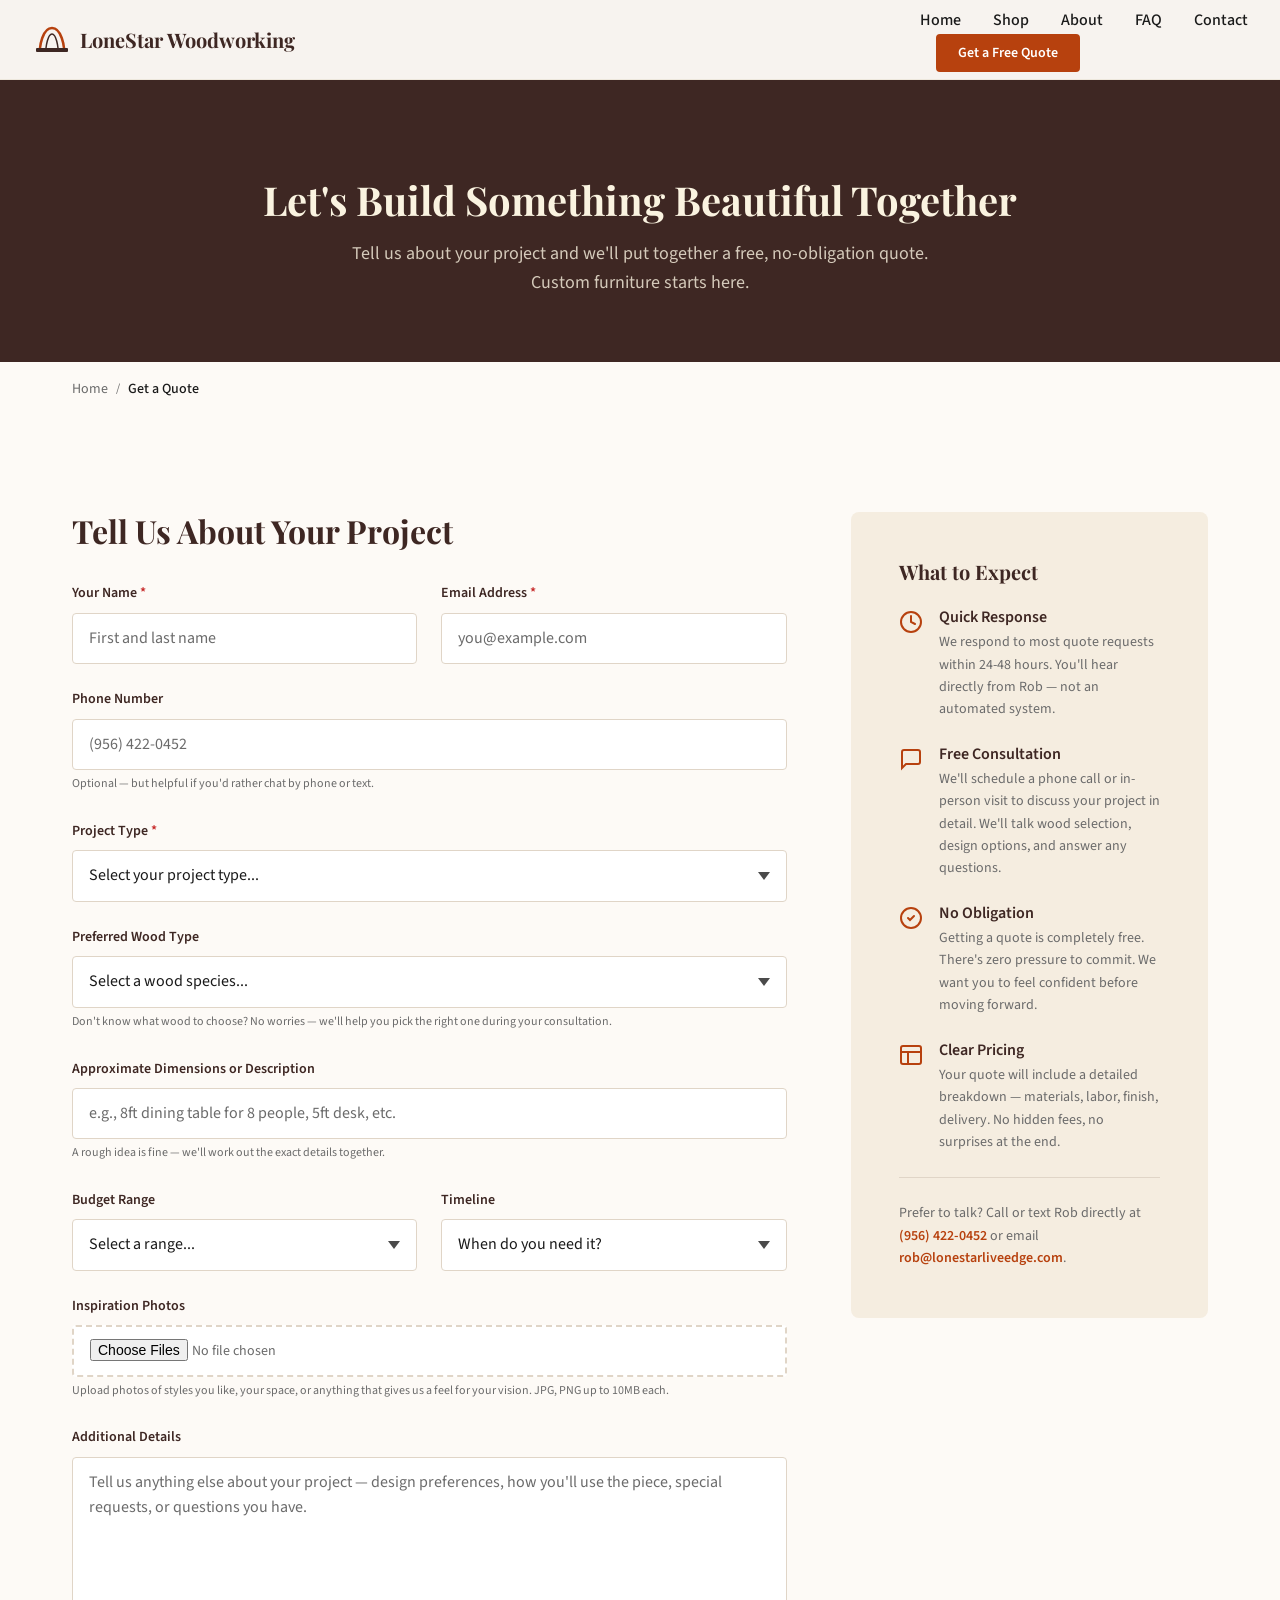
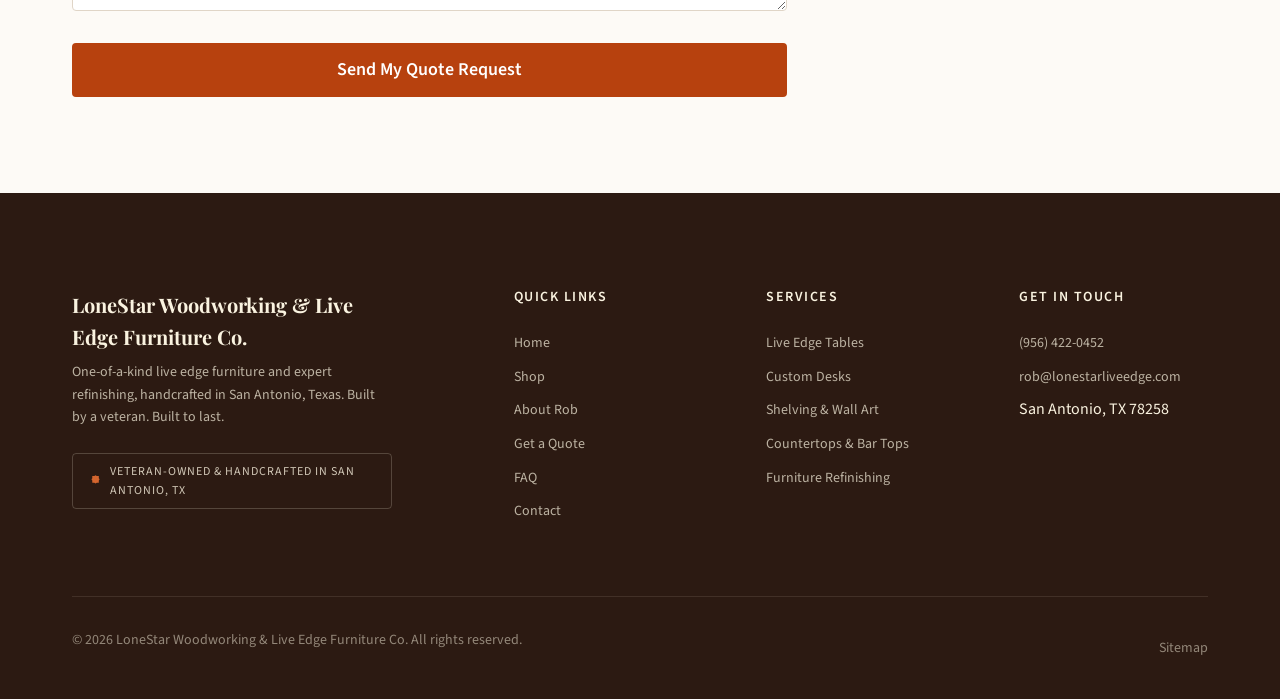
<file: quote.html>
<!DOCTYPE html>
<html lang="en">
<head>
  <meta charset="UTF-8">
  <meta name="viewport" content="width=device-width, initial-scale=1.0">
  <title>Custom Furniture Quote — Request a Free Estimate | LoneStar Woodworking &amp; Live Edge Furniture Co. — San Antonio, TX</title>
  <meta name="description" content="Request a free custom furniture quote from LoneStar Woodworking &amp; Live Edge Furniture Co. in San Antonio. Live edge tables, desks, countertops & refinishing — no obligation.">
  <meta name="keywords" content="custom furniture quote San Antonio, live edge table quote Texas, custom wood table estimate, furniture refinishing quote San Antonio">
  <link rel="canonical" href="https://lonestarliveedge.com/quote.html">

  <!-- Open Graph -->
  <meta property="og:title" content="Get a Free Quote — LoneStar Woodworking &amp; Live Edge Furniture Co.">
  <meta property="og:description" content="Request a free, no-obligation quote for custom live edge furniture or refinishing in San Antonio, TX.">
  <meta property="og:type" content="website">
  <meta property="og:url" content="https://lonestarliveedge.com/quote.html">
  <meta property="og:image" content="https://lonestarliveedge.com/images/og-quote.jpg">
  <meta property="og:locale" content="en_US">
  <meta property="og:site_name" content="LoneStar Woodworking &amp; Live Edge Furniture Co.">

  <!-- Twitter Card -->
  <meta name="twitter:card" content="summary_large_image">
  <meta name="twitter:title" content="Get a Free Quote — LoneStar Woodworking &amp; Live Edge Furniture Co.">
  <meta name="twitter:description" content="Request a free, no-obligation quote for custom live edge furniture in San Antonio, TX.">

  <!-- Fonts -->
  <link rel="preconnect" href="https://fonts.googleapis.com">
  <link rel="preconnect" href="https://fonts.gstatic.com" crossorigin>
  <link href="https://fonts.googleapis.com/css2?family=Playfair+Display:wght@400;600;700&family=Source+Sans+3:wght@300;400;500;600;700&display=swap" rel="stylesheet">

  <!-- Styles -->
  <link rel="stylesheet" href="css/styles.css">

  <!-- Schema: BreadcrumbList -->
  <script type="application/ld+json">
  {
    "@context": "https://schema.org",
    "@type": "BreadcrumbList",
    "itemListElement": [
      {
        "@type": "ListItem",
        "position": 1,
        "name": "Home",
        "item": "https://lonestarliveedge.com/"
      },
      {
        "@type": "ListItem",
        "position": 2,
        "name": "Get a Quote",
        "item": "https://lonestarliveedge.com/quote.html"
      }
    ]
  }
  </script>
  <!-- Google tag (gtag.js) -->
  <script async src="https://www.googletagmanager.com/gtag/js?id=G-8T593WD7BC"></script>
  <script>
    window.dataLayer = window.dataLayer || [];
    function gtag(){dataLayer.push(arguments);}
    gtag('js', new Date());
    gtag('config', 'G-8T593WD7BC');
  </script>
</head>
<body>

  <!-- ===== HEADER / NAVIGATION ===== -->
  <header class="site-header" role="banner">
    <nav class="nav" aria-label="Main navigation">
      <a href="index.html" class="nav__logo" aria-label="LoneStar Woodworking &amp; Live Edge Furniture Co. — Home">
        <span class="nav__logo-icon">
          <svg viewBox="0 0 40 40" fill="none" xmlns="http://www.w3.org/2000/svg" aria-hidden="true">
            <rect x="4" y="28" width="32" height="4" rx="1" fill="#3E2723"/>
            <path d="M8 28C8 28 10 8 20 8C30 8 32 28 32 28" stroke="#B7410E" stroke-width="2.5" fill="none"/>
            <path d="M14 28C14 28 15.5 14 20 14C24.5 14 26 28 26 28" stroke="#3E2723" stroke-width="1.5" fill="none"/>
          </svg>
        </span>
        LoneStar Woodworking
      </a>

      <div class="nav__overlay" aria-hidden="true"></div>

      <div class="nav__menu">
        <ul class="nav__links" role="list">
          <li><a href="index.html" class="nav__link">Home</a></li>
          <li><a href="shop.html" class="nav__link">Shop</a></li>
          <li><a href="about.html" class="nav__link">About</a></li>
          <li><a href="faq.html" class="nav__link">FAQ</a></li>
          <li><a href="contact.html" class="nav__link">Contact</a></li>
        </ul>
        <div class="nav__cta">
          <a href="quote.html" class="btn btn--primary btn--sm">Get a Free Quote</a>
        </div>
      </div>

      <button class="nav__toggle" aria-label="Toggle navigation menu" aria-expanded="false" aria-controls="nav-menu">
        <span class="nav__toggle-bar"></span>
        <span class="nav__toggle-bar"></span>
        <span class="nav__toggle-bar"></span>
      </button>
    </nav>
  </header>

  <main id="main-content">

    <!-- ===== PAGE HERO ===== -->
    <section class="page-hero">
      <div class="container">
        <h1>Let's Build Something Beautiful Together</h1>
        <p>Tell us about your project and we'll put together a free, no-obligation quote. Custom furniture starts here.</p>
      </div>
    </section>

    <!-- Breadcrumbs -->
    <div class="breadcrumbs">
      <div class="container">
        <ol class="breadcrumbs__list" role="list">
          <li class="breadcrumbs__item"><a href="index.html" class="breadcrumbs__link">Home</a></li>
          <li class="breadcrumbs__separator" aria-hidden="true">/</li>
          <li class="breadcrumbs__item"><span class="breadcrumbs__current" aria-current="page">Get a Quote</span></li>
        </ol>
      </div>
    </div>

    <!-- ===== QUOTE FORM SECTION ===== -->
    <section class="section" aria-label="Request a quote form">
      <div class="container">
        <div class="quote-layout">

          <!-- Form -->
          <div>
            <form id="quote-form" data-validate aria-label="Custom furniture quote request form" action="https://formspree.io/f/xeerkply" method="POST">
              <h2 style="margin-bottom: var(--space-xl);">Tell Us About Your Project</h2>

              <!-- Name & Email -->
              <div class="form-row">
                <div class="form-group">
                  <label for="quote-name" class="form-label form-label--required">Your Name</label>
                  <input type="text" id="quote-name" name="name" class="form-input" placeholder="First and last name" required autocomplete="name">
                  <span class="form-error" role="alert"></span>
                </div>
                <div class="form-group">
                  <label for="quote-email" class="form-label form-label--required">Email Address</label>
                  <input type="email" id="quote-email" name="email" class="form-input" placeholder="you@example.com" required autocomplete="email">
                  <span class="form-error" role="alert"></span>
                </div>
              </div>

              <!-- Phone -->
              <div class="form-group">
                <label for="quote-phone" class="form-label">Phone Number</label>
                <input type="tel" id="quote-phone" name="phone" class="form-input" placeholder="(956) 422-0452" autocomplete="tel">
                <span class="form-hint">Optional — but helpful if you'd rather chat by phone or text.</span>
                <span class="form-error" role="alert"></span>
              </div>

              <!-- Project Type -->
              <div class="form-group">
                <label for="quote-project" class="form-label form-label--required">Project Type</label>
                <select id="quote-project" name="project_type" class="form-select" required>
                  <option value="">Select your project type...</option>
                  <option value="dining-table">Dining Table</option>
                  <option value="coffee-table">Coffee Table</option>
                  <option value="desk">Desk / Workstation</option>
                  <option value="shelving">Shelving / Wall Art</option>
                  <option value="countertop">Countertop / Bar Top</option>
                  <option value="refinishing">Refinishing / Restoration</option>
                  <option value="other">Other / Not Sure Yet</option>
                </select>
                <span class="form-error" role="alert"></span>
              </div>

              <!-- Wood Type -->
              <div class="form-group">
                <label for="quote-wood" class="form-label">Preferred Wood Type</label>
                <select id="quote-wood" name="wood_type" class="form-select">
                  <option value="">Select a wood species...</option>
                  <option value="walnut">Black Walnut</option>
                  <option value="pecan">Pecan</option>
                  <option value="mesquite">Mesquite</option>
                  <option value="oak">White Oak</option>
                  <option value="cedar">Cedar</option>
                  <option value="not-sure">Not Sure / Surprise Me</option>
                </select>
                <span class="form-hint">Don't know what wood to choose? No worries — we'll help you pick the right one during your consultation.</span>
              </div>

              <!-- Dimensions -->
              <div class="form-group">
                <label for="quote-dimensions" class="form-label">Approximate Dimensions or Description</label>
                <input type="text" id="quote-dimensions" name="dimensions" class="form-input" placeholder="e.g., 8ft dining table for 8 people, 5ft desk, etc.">
                <span class="form-hint">A rough idea is fine — we'll work out the exact details together.</span>
              </div>

              <!-- Budget & Timeline -->
              <div class="form-row">
                <div class="form-group">
                  <label for="quote-budget" class="form-label">Budget Range</label>
                  <select id="quote-budget" name="budget" class="form-select">
                    <option value="">Select a range...</option>
                    <option value="under-500">Under $500</option>
                    <option value="500-1000">$500 – $1,000</option>
                    <option value="1000-2500">$1,000 – $2,500</option>
                    <option value="2500-5000">$2,500 – $5,000</option>
                    <option value="5000-plus">$5,000+</option>
                    <option value="not-sure">Not Sure Yet</option>
                  </select>
                </div>
                <div class="form-group">
                  <label for="quote-timeline" class="form-label">Timeline</label>
                  <select id="quote-timeline" name="timeline" class="form-select">
                    <option value="">When do you need it?</option>
                    <option value="no-rush">No Rush — Take Your Time</option>
                    <option value="1-2-months">1 – 2 Months</option>
                    <option value="3-4-months">3 – 4 Months</option>
                    <option value="specific-date">Need It by a Specific Date</option>
                  </select>
                </div>
              </div>

              <!-- Inspiration Photos -->
              <div class="form-group">
                <label for="quote-files" class="form-label">Inspiration Photos</label>
                <input type="file" id="quote-files" name="inspiration_photos" class="form-file" accept="image/*" multiple>
                <span class="form-hint">Upload photos of styles you like, your space, or anything that gives us a feel for your vision. JPG, PNG up to 10MB each.</span>
              </div>

              <!-- Message -->
              <div class="form-group">
                <label for="quote-message" class="form-label">Additional Details</label>
                <textarea id="quote-message" name="message" class="form-textarea" rows="5" placeholder="Tell us anything else about your project — design preferences, how you'll use the piece, special requests, or questions you have."></textarea>
              </div>

              <button type="submit" class="btn btn--primary btn--lg" style="width: 100%;">Send My Quote Request</button>
            </form>

            <!-- Success Message -->
            <div class="form-success" role="status">
              <div class="form-success__icon" aria-hidden="true">&#10003;</div>
              <h3>Quote Request Received!</h3>
              <p>Thanks for reaching out. Rob will review your project details and get back to you within 24-48 hours — usually sooner. Keep an eye on your inbox (and check your spam folder, just in case).</p>
              <p style="margin-top: var(--space-lg);"><a href="shop.html" class="btn btn--secondary">Browse Our Work While You Wait &rarr;</a></p>
            </div>
          </div>

          <!-- Sidebar -->
          <aside class="quote-sidebar" aria-label="What to expect after submitting">
            <h3>What to Expect</h3>

            <div class="quote-sidebar__item">
              <div class="quote-sidebar__icon" aria-hidden="true">
                <svg viewBox="0 0 24 24" fill="none" stroke="currentColor" stroke-width="2" stroke-linecap="round">
                  <circle cx="12" cy="12" r="10"/>
                  <path d="M12 6v6l4 2"/>
                </svg>
              </div>
              <div>
                <h4>Quick Response</h4>
                <p>We respond to most quote requests within 24-48 hours. You'll hear directly from Rob — not an automated system.</p>
              </div>
            </div>

            <div class="quote-sidebar__item">
              <div class="quote-sidebar__icon" aria-hidden="true">
                <svg viewBox="0 0 24 24" fill="none" stroke="currentColor" stroke-width="2" stroke-linecap="round">
                  <path d="M21 15a2 2 0 01-2 2H7l-4 4V5a2 2 0 012-2h14a2 2 0 012 2z"/>
                </svg>
              </div>
              <div>
                <h4>Free Consultation</h4>
                <p>We'll schedule a phone call or in-person visit to discuss your project in detail. We'll talk wood selection, design options, and answer any questions.</p>
              </div>
            </div>

            <div class="quote-sidebar__item">
              <div class="quote-sidebar__icon" aria-hidden="true">
                <svg viewBox="0 0 24 24" fill="none" stroke="currentColor" stroke-width="2" stroke-linecap="round">
                  <path d="M9 12l2 2 4-4"/>
                  <path d="M12 2a10 10 0 100 20 10 10 0 000-20z"/>
                </svg>
              </div>
              <div>
                <h4>No Obligation</h4>
                <p>Getting a quote is completely free. There's zero pressure to commit. We want you to feel confident before moving forward.</p>
              </div>
            </div>

            <div class="quote-sidebar__item">
              <div class="quote-sidebar__icon" aria-hidden="true">
                <svg viewBox="0 0 24 24" fill="none" stroke="currentColor" stroke-width="2" stroke-linecap="round">
                  <rect x="2" y="3" width="20" height="18" rx="2"/>
                  <line x1="2" y1="9" x2="22" y2="9"/>
                  <line x1="9" y1="21" x2="9" y2="9"/>
                </svg>
              </div>
              <div>
                <h4>Clear Pricing</h4>
                <p>Your quote will include a detailed breakdown — materials, labor, finish, delivery. No hidden fees, no surprises at the end.</p>
              </div>
            </div>

            <hr style="border: none; border-top: 1px solid var(--color-border); margin: var(--space-lg) 0;">

            <p style="font-size: var(--font-size-sm); color: var(--color-text-muted);">Prefer to talk? Call or text Rob directly at <a href="tel:+19564220452" style="font-weight: 600;">(956) 422-0452</a> or email <a href="mailto:rob@lonestarliveedge.com" style="font-weight: 600;">rob@lonestarliveedge.com</a>.</p>
          </aside>

        </div>
      </div>
    </section>

  </main>

  <!-- ===== FOOTER ===== -->
  <footer class="site-footer" role="contentinfo">
    <div class="container">
      <div class="footer-grid">
        <div class="footer-brand">
          <p class="footer-brand__name">LoneStar Woodworking &amp; Live Edge Furniture Co.</p>
          <p class="footer-brand__tagline">One-of-a-kind live edge furniture and expert refinishing, handcrafted in San Antonio, Texas. Built by a veteran. Built to last.</p>
          <div class="footer-badge">
            <svg viewBox="0 0 16 16" fill="currentColor" aria-hidden="true"><path d="M8 1l1.5 1H12v2.5L13 6l-1 1.5V10H9.5L8 11l-1.5-1H4V7.5L3 6l1-1.5V2h2.5L8 1z"/></svg>
            Veteran-Owned &amp; Handcrafted in San Antonio, TX
          </div>
        </div>

        <div class="footer-column">
          <h4>Quick Links</h4>
          <ul role="list">
            <li><a href="index.html">Home</a></li>
            <li><a href="shop.html">Shop</a></li>
            <li><a href="about.html">About Rob</a></li>
            <li><a href="quote.html">Get a Quote</a></li>
            <li><a href="faq.html">FAQ</a></li>
            <li><a href="contact.html">Contact</a></li>
          </ul>
        </div>

        <div class="footer-column">
          <h4>Services</h4>
          <ul role="list">
            <li><a href="shop.html">Live Edge Tables</a></li>
            <li><a href="shop.html">Custom Desks</a></li>
            <li><a href="shop.html">Shelving &amp; Wall Art</a></li>
            <li><a href="shop.html">Countertops &amp; Bar Tops</a></li>
            <li><a href="shop.html">Furniture Refinishing</a></li>
          </ul>
        </div>

        <div class="footer-column">
          <h4>Get in Touch</h4>
          <ul role="list">
            <li><a href="tel:+19564220452">(956) 422-0452</a></li>
            <li><a href="mailto:rob@lonestarliveedge.com">rob@lonestarliveedge.com</a></li>
            <li>San Antonio, TX 78258</li>
          </ul>
        </div>
      </div>

      <div class="footer-bottom">
        <p class="footer-bottom__copyright">&copy; 2026 LoneStar Woodworking &amp; Live Edge Furniture Co. All rights reserved.</p>
        <div class="footer-bottom__links">
          <a href="sitemap.xml">Sitemap</a>
        </div>
      </div>
    </div>
  </footer>

  <script src="js/main.js"></script>
</body>
</html>
</file>
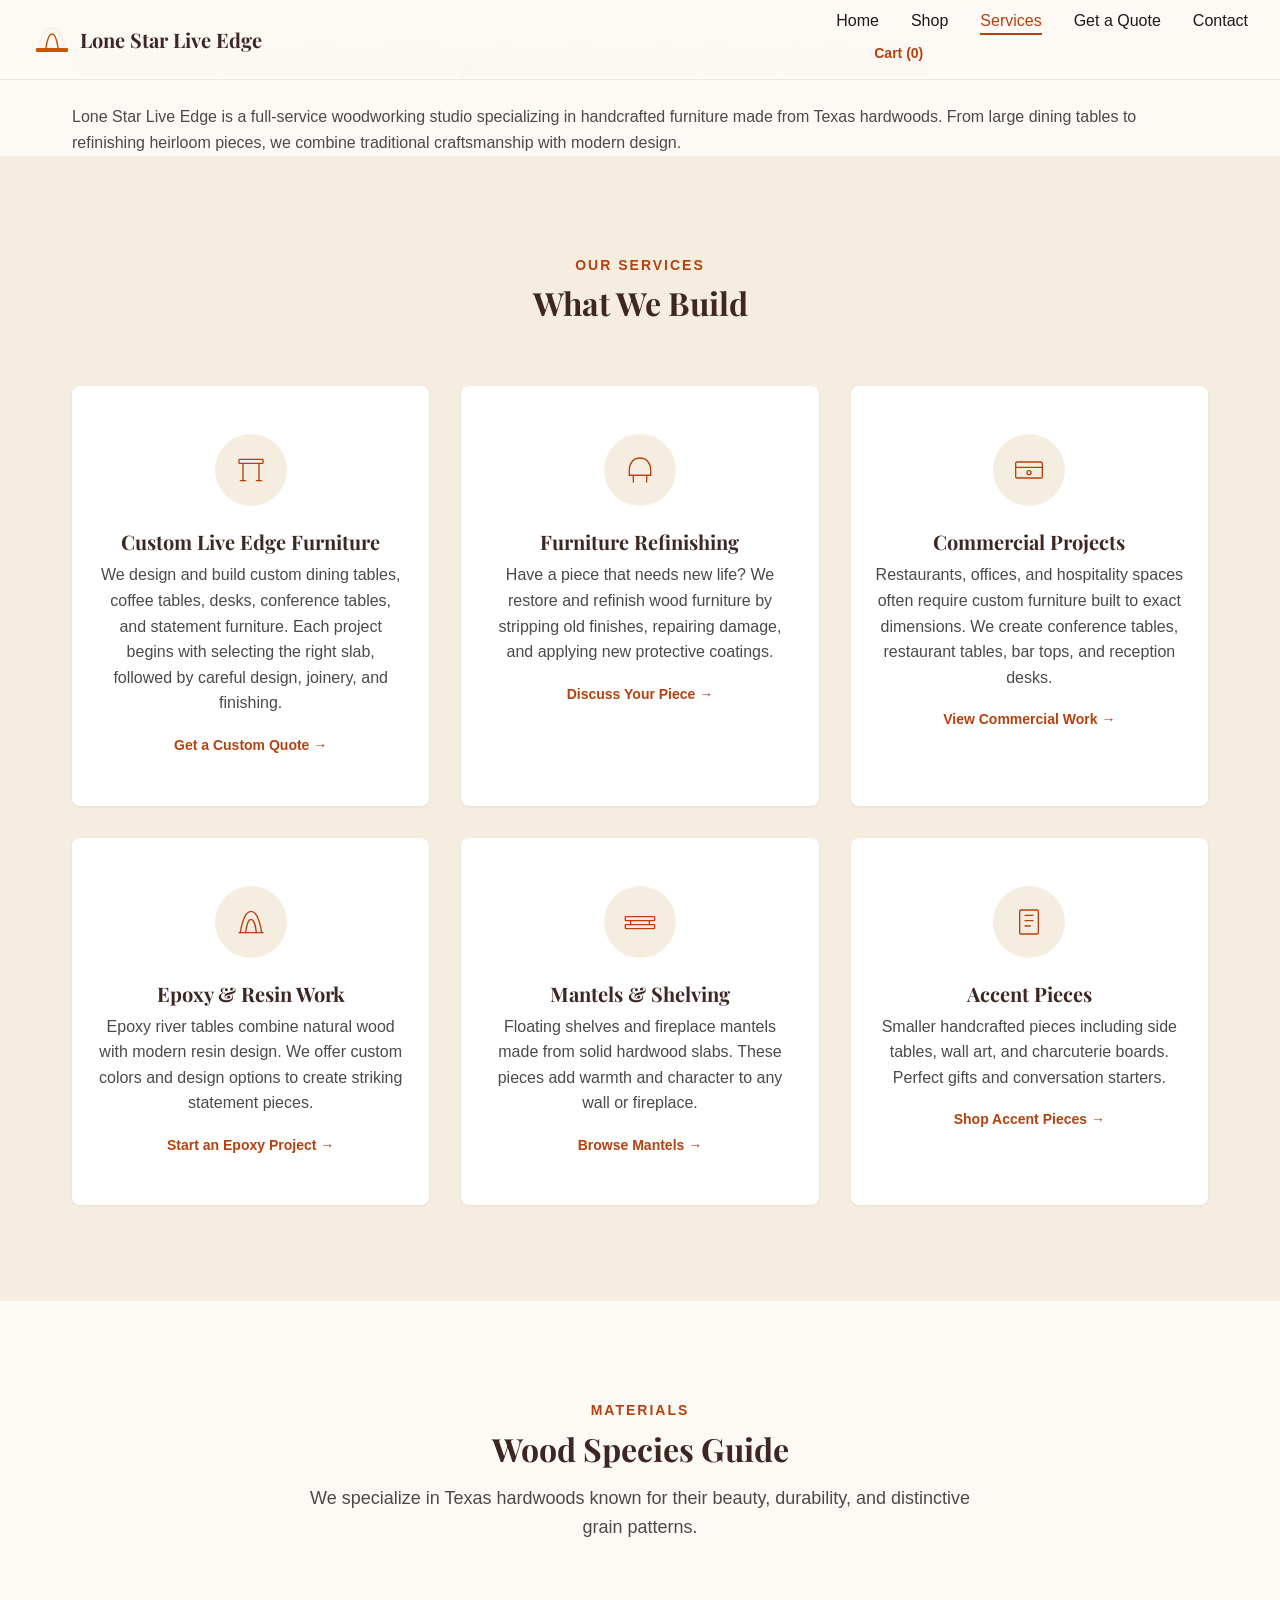
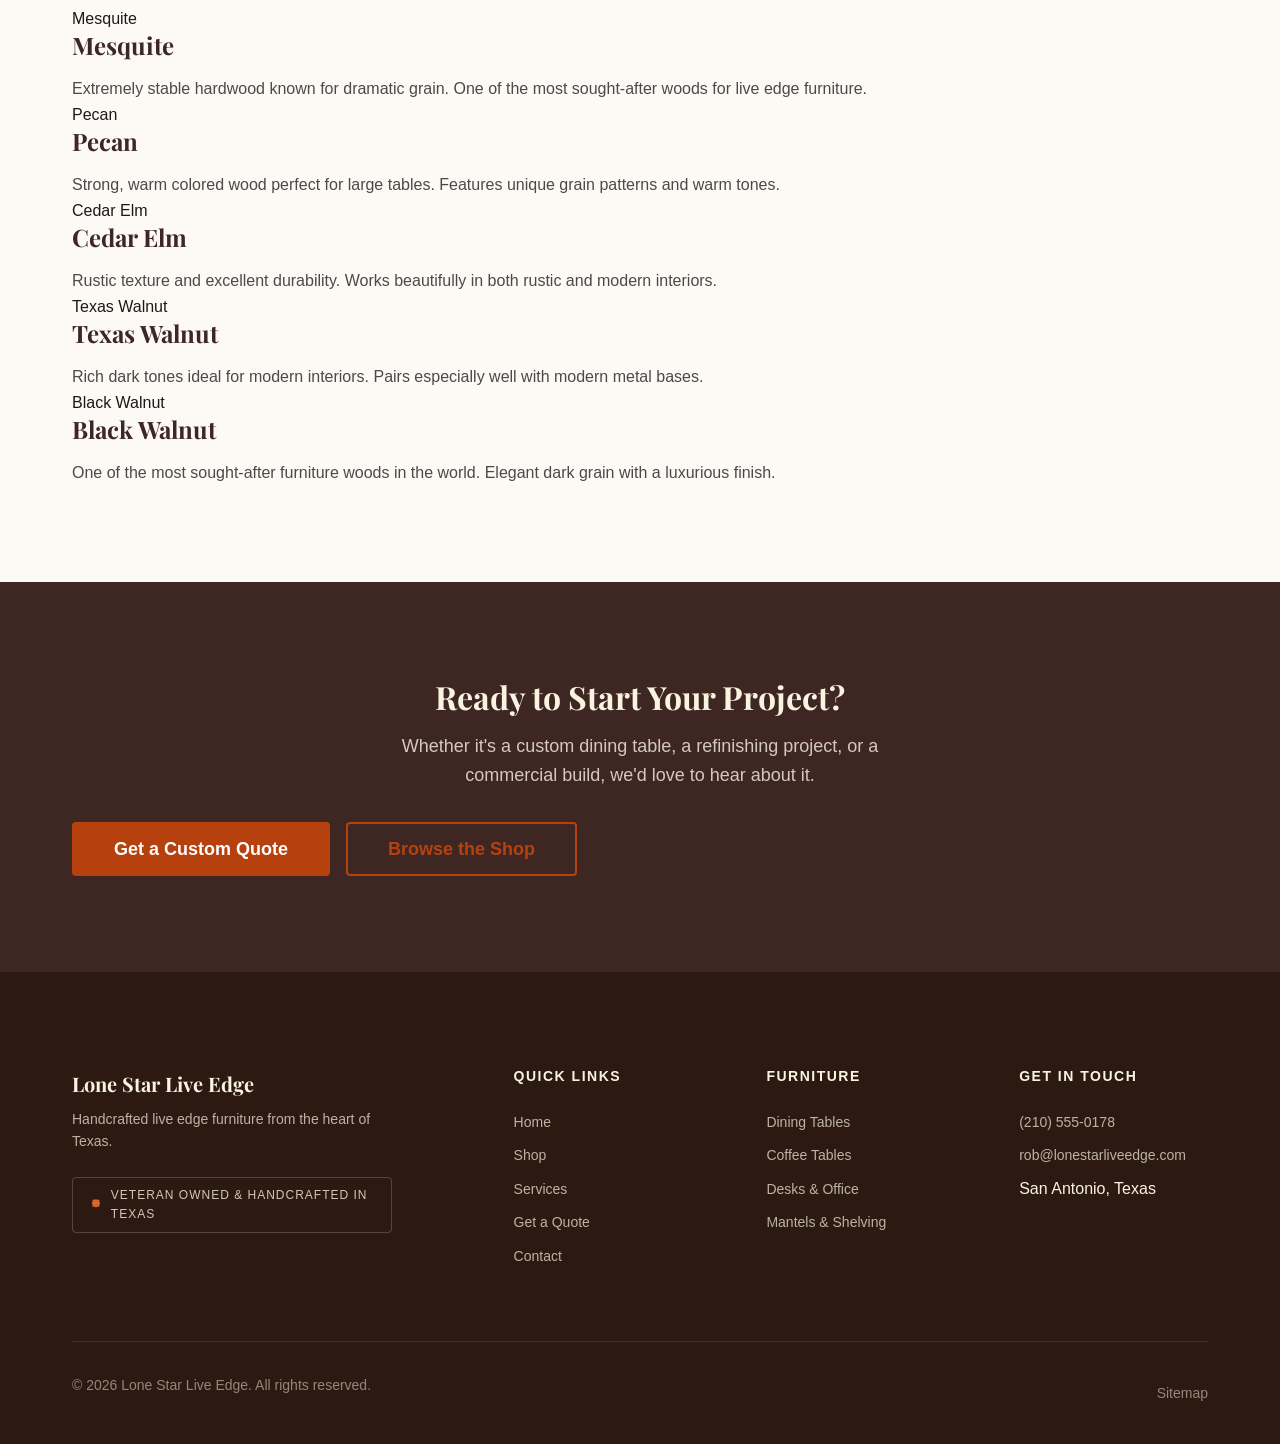
<file: services.html>
<!DOCTYPE html>
<html lang="en">
<head>
  <meta charset="UTF-8">
  <meta name="viewport" content="width=device-width, initial-scale=1.0">
  <title>Custom Woodworking Services San Antonio</title>
  <meta name="description" content="Custom live edge furniture, refinishing, epoxy tables and commercial projects in San Antonio Texas.">
  <link rel="canonical" href="https://lonestarliveedge.com/services.html">

  <meta property="og:title" content="Custom Woodworking Services San Antonio">
  <meta property="og:description" content="Custom live edge furniture, refinishing, epoxy tables and commercial projects in San Antonio Texas.">
  <meta property="og:type" content="website">
  <meta property="og:url" content="https://lonestarliveedge.com/services.html">
  <meta property="og:site_name" content="Lone Star Live Edge">

  <link rel="preconnect" href="https://fonts.googleapis.com">
  <link rel="preconnect" href="https://fonts.gstatic.com" crossorigin>
  <link href="https://fonts.googleapis.com/css2?family=Oswald:wght@400;500;600;700&family=Lato:wght@300;400;700&family=Playfair+Display:ital,wght@1,400;1,600&display=swap" rel="stylesheet">
  <link rel="stylesheet" href="css/styles.css">

  <script type="application/ld+json">
  {
    "@context": "https://schema.org",
    "@type": "Service",
    "name": "Custom Woodworking Services",
    "provider": {
      "@type": "LocalBusiness",
      "name": "Lone Star Live Edge",
      "address": {
        "@type": "PostalAddress",
        "addressLocality": "San Antonio",
        "addressRegion": "TX"
      }
    },
    "serviceType": ["Custom Furniture", "Furniture Refinishing", "Epoxy Tables", "Commercial Furniture"],
    "areaServed": "San Antonio, Texas"
  }
  </script>
</head>
<body>

  <header class="site-header" role="banner">
    <nav class="nav" aria-label="Main navigation">
      <a href="index.html" class="nav__logo" aria-label="Lone Star Live Edge — Home">
        <span class="nav__logo-icon">
          <svg viewBox="0 0 40 40" fill="none" xmlns="http://www.w3.org/2000/svg" aria-hidden="true">
            <rect x="4" y="28" width="32" height="4" rx="1" fill="#CC5500"/>
            <path d="M8 28C8 28 10 8 20 8C30 8 32 28 32 28" stroke="#F5F0EB" stroke-width="2.5" fill="none"/>
            <path d="M14 28C14 28 15.5 14 20 14C24.5 14 26 28 26 28" stroke="#CC5500" stroke-width="1.5" fill="none"/>
          </svg>
        </span>
        Lone Star Live Edge
      </a>
      <div class="nav__overlay" aria-hidden="true"></div>
      <div class="nav__menu">
        <ul class="nav__links" role="list">
          <li><a href="index.html" class="nav__link">Home</a></li>
          <li><a href="shop.html" class="nav__link">Shop</a></li>
          <li><a href="services.html" class="nav__link nav__link--active">Services</a></li>
          <li><a href="quote.html" class="nav__link">Get a Quote</a></li>
          <li><a href="contact.html" class="nav__link">Contact</a></li>
        </ul>
        <div class="nav__cta">
          <a href="cart.html" class="btn btn--ghost btn--sm">Cart (0)</a>
        </div>
      </div>
      <button class="nav__toggle" aria-label="Toggle navigation menu" aria-expanded="false">
        <span class="nav__toggle-bar"></span>
        <span class="nav__toggle-bar"></span>
        <span class="nav__toggle-bar"></span>
      </button>
    </nav>
  </header>

  <main id="main-content">

    <div class="page-intro">
      <div class="container">
        <span class="section-label">What We Do</span>
        <h1>Custom Woodworking Services in San Antonio</h1>
        <p>Lone Star Live Edge is a full-service woodworking studio specializing in handcrafted furniture made from Texas hardwoods. From large dining tables to refinishing heirloom pieces, we combine traditional craftsmanship with modern design.</p>
      </div>
    </div>

    <!-- Services Grid -->
    <section class="section section--alt" id="services">
      <div class="container">
        <div class="section-header fade-in">
          <span class="section-label">Our Services</span>
          <h2>What We Build</h2>
        </div>

        <div class="services-grid fade-in">
          <div class="service-card">
            <div class="service-card__icon" aria-hidden="true">
              <svg viewBox="0 0 48 48" fill="none" stroke="currentColor" stroke-width="2" stroke-linecap="round">
                <rect x="6" y="8" width="36" height="6" rx="1"/>
                <line x1="12" y1="14" x2="12" y2="40"/>
                <line x1="36" y1="14" x2="36" y2="40"/>
                <line x1="8" y1="40" x2="16" y2="40"/>
                <line x1="32" y1="40" x2="40" y2="40"/>
              </svg>
            </div>
            <h3 class="service-card__title">Custom Live Edge Furniture</h3>
            <p class="service-card__text">We design and build custom dining tables, coffee tables, desks, conference tables, and statement furniture. Each project begins with selecting the right slab, followed by careful design, joinery, and finishing.</p>
            <a href="quote.html" class="service-card__link">Get a Custom Quote &rarr;</a>
          </div>

          <div class="service-card">
            <div class="service-card__icon" aria-hidden="true">
              <svg viewBox="0 0 48 48" fill="none" stroke="currentColor" stroke-width="2" stroke-linecap="round">
                <path d="M24 6C14 6 8 14 8 24v8h32v-8c0-10-6-18-16-18z"/>
                <line x1="8" y1="32" x2="40" y2="32"/>
                <line x1="14" y1="32" x2="14" y2="42"/>
                <line x1="34" y1="32" x2="34" y2="42"/>
              </svg>
            </div>
            <h3 class="service-card__title">Furniture Refinishing</h3>
            <p class="service-card__text">Have a piece that needs new life? We restore and refinish wood furniture by stripping old finishes, repairing damage, and applying new protective coatings.</p>
            <a href="quote.html" class="service-card__link">Discuss Your Piece &rarr;</a>
          </div>

          <div class="service-card">
            <div class="service-card__icon" aria-hidden="true">
              <svg viewBox="0 0 48 48" fill="none" stroke="currentColor" stroke-width="2" stroke-linecap="round">
                <rect x="4" y="12" width="40" height="24" rx="2"/>
                <line x1="4" y1="20" x2="44" y2="20"/>
                <circle cx="24" cy="28" r="3"/>
              </svg>
            </div>
            <h3 class="service-card__title">Commercial Projects</h3>
            <p class="service-card__text">Restaurants, offices, and hospitality spaces often require custom furniture built to exact dimensions. We create conference tables, restaurant tables, bar tops, and reception desks.</p>
            <a href="quote.html" class="service-card__link">View Commercial Work &rarr;</a>
          </div>

          <div class="service-card">
            <div class="service-card__icon" aria-hidden="true">
              <svg viewBox="0 0 48 48" fill="none" stroke="currentColor" stroke-width="2" stroke-linecap="round">
                <path d="M8 40C8 40 12 8 24 8C36 8 40 40 40 40"/>
                <path d="M16 40C16 40 18 20 24 20C30 20 32 40 32 40"/>
                <line x1="6" y1="40" x2="42" y2="40"/>
              </svg>
            </div>
            <h3 class="service-card__title">Epoxy &amp; Resin Work</h3>
            <p class="service-card__text">Epoxy river tables combine natural wood with modern resin design. We offer custom colors and design options to create striking statement pieces.</p>
            <a href="quote.html" class="service-card__link">Start an Epoxy Project &rarr;</a>
          </div>

          <div class="service-card">
            <div class="service-card__icon" aria-hidden="true">
              <svg viewBox="0 0 48 48" fill="none" stroke="currentColor" stroke-width="2" stroke-linecap="round">
                <rect x="2" y="16" width="44" height="6" rx="1"/>
                <rect x="2" y="28" width="44" height="6" rx="1"/>
                <line x1="10" y1="22" x2="10" y2="28"/>
                <line x1="38" y1="22" x2="38" y2="28"/>
              </svg>
            </div>
            <h3 class="service-card__title">Mantels &amp; Shelving</h3>
            <p class="service-card__text">Floating shelves and fireplace mantels made from solid hardwood slabs. These pieces add warmth and character to any wall or fireplace.</p>
            <a href="shop.html#mantels" class="service-card__link">Browse Mantels &rarr;</a>
          </div>

          <div class="service-card">
            <div class="service-card__icon" aria-hidden="true">
              <svg viewBox="0 0 48 48" fill="none" stroke="currentColor" stroke-width="2" stroke-linecap="round">
                <rect x="10" y="6" width="28" height="36" rx="2"/>
                <line x1="18" y1="14" x2="30" y2="14"/>
                <line x1="18" y1="22" x2="30" y2="22"/>
                <line x1="18" y1="30" x2="26" y2="30"/>
              </svg>
            </div>
            <h3 class="service-card__title">Accent Pieces</h3>
            <p class="service-card__text">Smaller handcrafted pieces including side tables, wall art, and charcuterie boards. Perfect gifts and conversation starters.</p>
            <a href="shop.html#accents" class="service-card__link">Shop Accent Pieces &rarr;</a>
          </div>
        </div>
      </div>
    </section>

    <!-- Wood Species Guide -->
    <section class="section" id="wood-species">
      <div class="container">
        <div class="section-header fade-in">
          <span class="section-label">Materials</span>
          <h2>Wood Species Guide</h2>
          <p>We specialize in Texas hardwoods known for their beauty, durability, and distinctive grain patterns.</p>
        </div>

        <div class="wood-grid fade-in">
          <div class="wood-card">
            <div class="wood-card__image">
              <div class="wood-card__image-placeholder" role="img" aria-label="mesquite wood grain">Mesquite</div>
            </div>
            <h3 class="wood-card__name">Mesquite</h3>
            <p class="wood-card__desc">Extremely stable hardwood known for dramatic grain. One of the most sought-after woods for live edge furniture.</p>
          </div>

          <div class="wood-card">
            <div class="wood-card__image">
              <div class="wood-card__image-placeholder" role="img" aria-label="pecan wood grain">Pecan</div>
            </div>
            <h3 class="wood-card__name">Pecan</h3>
            <p class="wood-card__desc">Strong, warm colored wood perfect for large tables. Features unique grain patterns and warm tones.</p>
          </div>

          <div class="wood-card">
            <div class="wood-card__image">
              <div class="wood-card__image-placeholder" role="img" aria-label="cedar elm wood grain">Cedar Elm</div>
            </div>
            <h3 class="wood-card__name">Cedar Elm</h3>
            <p class="wood-card__desc">Rustic texture and excellent durability. Works beautifully in both rustic and modern interiors.</p>
          </div>

          <div class="wood-card">
            <div class="wood-card__image">
              <div class="wood-card__image-placeholder" role="img" aria-label="texas walnut wood grain">Texas Walnut</div>
            </div>
            <h3 class="wood-card__name">Texas Walnut</h3>
            <p class="wood-card__desc">Rich dark tones ideal for modern interiors. Pairs especially well with modern metal bases.</p>
          </div>

          <div class="wood-card">
            <div class="wood-card__image">
              <div class="wood-card__image-placeholder" role="img" aria-label="black walnut wood grain">Black Walnut</div>
            </div>
            <h3 class="wood-card__name">Black Walnut</h3>
            <p class="wood-card__desc">One of the most sought-after furniture woods in the world. Elegant dark grain with a luxurious finish.</p>
          </div>
        </div>
      </div>
    </section>

    <!-- CTA -->
    <section class="cta-section">
      <div class="container">
        <h2 class="fade-in">Ready to Start Your Project?</h2>
        <p class="fade-in">Whether it's a custom dining table, a refinishing project, or a commercial build, we'd love to hear about it.</p>
        <div class="btn-group fade-in">
          <a href="quote.html" class="btn btn--primary btn--lg">Get a Custom Quote</a>
          <a href="shop.html" class="btn btn--secondary btn--lg">Browse the Shop</a>
        </div>
      </div>
    </section>

  </main>

  <footer class="site-footer" role="contentinfo">
    <div class="container">
      <div class="footer-grid">
        <div class="footer-brand">
          <p class="footer-brand__name">Lone Star Live Edge</p>
          <p class="footer-brand__tagline">Handcrafted live edge furniture from the heart of Texas.</p>
          <div class="footer-badge">
            <svg viewBox="0 0 16 16" fill="currentColor" aria-hidden="true"><path d="M8 1l1.5 1H12v2.5L13 6l-1 1.5V10H9.5L8 11l-1.5-1H4V7.5L3 6l1-1.5V2h2.5L8 1z"/></svg>
            Veteran Owned &amp; Handcrafted in Texas
          </div>
        </div>
        <div class="footer-column">
          <h4>Quick Links</h4>
          <ul role="list">
            <li><a href="index.html">Home</a></li>
            <li><a href="shop.html">Shop</a></li>
            <li><a href="services.html">Services</a></li>
            <li><a href="quote.html">Get a Quote</a></li>
            <li><a href="contact.html">Contact</a></li>
          </ul>
        </div>
        <div class="footer-column">
          <h4>Furniture</h4>
          <ul role="list">
            <li><a href="shop.html#dining-tables">Dining Tables</a></li>
            <li><a href="shop.html#coffee-tables">Coffee Tables</a></li>
            <li><a href="shop.html#desks">Desks &amp; Office</a></li>
            <li><a href="shop.html#mantels">Mantels &amp; Shelving</a></li>
          </ul>
        </div>
        <div class="footer-column">
          <h4>Get in Touch</h4>
          <ul role="list">
            <li><a href="tel:+12105550178">(210) 555-0178</a></li>
            <li><a href="mailto:rob@lonestarliveedge.com">rob@lonestarliveedge.com</a></li>
            <li>San Antonio, Texas</li>
          </ul>
        </div>
      </div>
      <div class="footer-bottom">
        <p class="footer-bottom__copyright">&copy; 2026 Lone Star Live Edge. All rights reserved.</p>
        <div class="footer-bottom__links"><a href="sitemap.xml">Sitemap</a></div>
      </div>
    </div>
  </footer>

  <script src="js/main.js"></script>
</body>
</html>
</file>
<file: css/styles.css>
/* ==========================================================================
   Alamo Live Edge Furniture Co. — Main Stylesheet
   Modern Rustic Luxury Design System
   San Antonio, TX | Veteran-Owned & Handcrafted
   ========================================================================== */

/* --------------------------------------------------------------------------
   CSS Custom Properties (Design Tokens)
   Easy to update brand colors, fonts, and spacing from one place.
   -------------------------------------------------------------------------- */
:root {
  /* Colors */
  --color-walnut: #3E2723;
  --color-walnut-light: #5D4037;
  --color-walnut-dark: #2C1A12;
  --color-cream: #FAF3E0;
  --color-copper: #B7410E;
  --color-copper-light: #D4652E;
  --color-copper-dark: #8C310A;
  --color-bg: #FDFAF6;
  --color-bg-alt: #F5EDE0;
  --color-text: #1A1A1A;
  --color-text-light: #4A4A4A;
  --color-text-muted: #6B6B6B;
  --color-white: #FFFFFF;
  --color-border: #E0D5C7;
  --color-border-light: #EDE7DC;
  --color-success: #2E7D32;
  --color-error: #C62828;
  --color-focus: #B7410E;

  /* Typography */
  --font-heading: 'Playfair Display', 'Georgia', 'Times New Roman', serif;
  --font-body: 'Source Sans 3', 'Source Sans Pro', 'Segoe UI', 'Helvetica Neue', Arial, sans-serif;
  --font-size-base: 1rem;
  --font-size-sm: 0.875rem;
  --font-size-xs: 0.75rem;
  --font-size-lg: 1.125rem;
  --font-size-xl: 1.25rem;
  --font-size-2xl: 1.5rem;
  --font-size-3xl: 2rem;
  --font-size-4xl: 2.5rem;
  --font-size-5xl: 3.25rem;
  --line-height-tight: 1.2;
  --line-height-base: 1.6;
  --line-height-loose: 1.8;

  /* Spacing */
  --space-xs: 0.25rem;
  --space-sm: 0.5rem;
  --space-md: 1rem;
  --space-lg: 1.5rem;
  --space-xl: 2rem;
  --space-2xl: 3rem;
  --space-3xl: 4rem;
  --space-4xl: 6rem;
  --space-5xl: 8rem;

  /* Layout */
  --max-width: 1200px;
  --max-width-narrow: 800px;
  --max-width-wide: 1400px;
  --nav-height: 80px;
  --border-radius: 4px;
  --border-radius-lg: 8px;

  /* Shadows */
  --shadow-sm: 0 1px 3px rgba(62, 39, 35, 0.08);
  --shadow-md: 0 4px 12px rgba(62, 39, 35, 0.1);
  --shadow-lg: 0 8px 30px rgba(62, 39, 35, 0.12);
  --shadow-xl: 0 12px 40px rgba(62, 39, 35, 0.15);

  /* Transitions */
  --transition-fast: 150ms ease;
  --transition-base: 300ms ease;
  --transition-slow: 500ms ease;
}

/* --------------------------------------------------------------------------
   Reset & Base Styles
   -------------------------------------------------------------------------- */
*,
*::before,
*::after {
  margin: 0;
  padding: 0;
  box-sizing: border-box;
}

html {
  font-size: 16px;
  scroll-behavior: smooth;
  -webkit-text-size-adjust: 100%;
}

body {
  font-family: var(--font-body);
  font-size: var(--font-size-base);
  line-height: var(--line-height-base);
  color: var(--color-text);
  background-color: var(--color-bg);
  -webkit-font-smoothing: antialiased;
  -moz-osx-font-smoothing: grayscale;
  overflow-x: hidden;
}

img {
  max-width: 100%;
  height: auto;
  display: block;
}

a {
  color: var(--color-copper);
  text-decoration: none;
  transition: color var(--transition-fast);
}

a:hover {
  color: var(--color-copper-dark);
}

a:focus-visible {
  outline: 3px solid var(--color-focus);
  outline-offset: 2px;
  border-radius: 2px;
}

ul, ol {
  list-style: none;
}

button, input, select, textarea {
  font-family: inherit;
  font-size: inherit;
  line-height: inherit;
}

button {
  cursor: pointer;
  border: none;
  background: none;
}

h1, h2, h3, h4, h5, h6 {
  font-family: var(--font-heading);
  color: var(--color-walnut);
  line-height: var(--line-height-tight);
  font-weight: 700;
}

h1 { font-size: var(--font-size-4xl); margin-bottom: var(--space-lg); }
h2 { font-size: var(--font-size-3xl); margin-bottom: var(--space-md); }
h3 { font-size: var(--font-size-2xl); margin-bottom: var(--space-md); }
h4 { font-size: var(--font-size-xl); margin-bottom: var(--space-sm); }

p {
  margin-bottom: var(--space-md);
  color: var(--color-text-light);
}

p:last-child {
  margin-bottom: 0;
}

/* --------------------------------------------------------------------------
   Utility Classes
   -------------------------------------------------------------------------- */
.container {
  width: 100%;
  max-width: var(--max-width);
  margin: 0 auto;
  padding: 0 var(--space-xl);
}

.container--narrow {
  max-width: var(--max-width-narrow);
}

.container--wide {
  max-width: var(--max-width-wide);
}

.sr-only {
  position: absolute;
  width: 1px;
  height: 1px;
  padding: 0;
  margin: -1px;
  overflow: hidden;
  clip: rect(0, 0, 0, 0);
  white-space: nowrap;
  border: 0;
}

.text-center { text-align: center; }
.text-left { text-align: left; }

.section {
  padding: var(--space-4xl) 0;
}

.section--alt {
  background-color: var(--color-bg-alt);
}

.section--dark {
  background-color: var(--color-walnut);
  color: var(--color-cream);
}

.section--dark h2,
.section--dark h3,
.section--dark h4 {
  color: var(--color-cream);
}

.section--dark p {
  color: rgba(250, 243, 224, 0.85);
}

.section-header {
  text-align: center;
  max-width: 700px;
  margin: 0 auto var(--space-3xl);
}

.section-header p {
  font-size: var(--font-size-lg);
  margin-top: var(--space-sm);
}

.section-label {
  display: inline-block;
  font-family: var(--font-body);
  font-size: var(--font-size-sm);
  font-weight: 600;
  text-transform: uppercase;
  letter-spacing: 2px;
  color: var(--color-copper);
  margin-bottom: var(--space-sm);
}

.section--dark .section-label {
  color: var(--color-copper-light);
}

/* --------------------------------------------------------------------------
   Buttons
   -------------------------------------------------------------------------- */
.btn {
  display: inline-flex;
  align-items: center;
  justify-content: center;
  gap: var(--space-sm);
  padding: 0.875rem 2rem;
  font-family: var(--font-body);
  font-size: var(--font-size-base);
  font-weight: 600;
  line-height: 1;
  text-align: center;
  border-radius: var(--border-radius);
  border: 2px solid transparent;
  transition: all var(--transition-base);
  white-space: nowrap;
}

.btn:focus-visible {
  outline: 3px solid var(--color-focus);
  outline-offset: 2px;
}

.btn--primary {
  background-color: var(--color-copper);
  color: var(--color-white);
  border-color: var(--color-copper);
}

.btn--primary:hover {
  background-color: var(--color-copper-dark);
  border-color: var(--color-copper-dark);
  color: var(--color-white);
  transform: translateY(-1px);
  box-shadow: var(--shadow-md);
}

.btn--secondary {
  background-color: transparent;
  color: var(--color-copper);
  border-color: var(--color-copper);
}

.btn--secondary:hover {
  background-color: var(--color-copper);
  color: var(--color-white);
  transform: translateY(-1px);
  box-shadow: var(--shadow-md);
}

.btn--dark {
  background-color: var(--color-walnut);
  color: var(--color-cream);
  border-color: var(--color-walnut);
}

.btn--dark:hover {
  background-color: var(--color-walnut-dark);
  border-color: var(--color-walnut-dark);
  color: var(--color-cream);
  transform: translateY(-1px);
  box-shadow: var(--shadow-md);
}

.btn--light {
  background-color: var(--color-cream);
  color: var(--color-walnut);
  border-color: var(--color-cream);
}

.btn--light:hover {
  background-color: var(--color-white);
  border-color: var(--color-white);
  color: var(--color-walnut);
  transform: translateY(-1px);
  box-shadow: var(--shadow-md);
}

.btn--sm {
  padding: 0.625rem 1.25rem;
  font-size: var(--font-size-sm);
}

.btn--lg {
  padding: 1rem 2.5rem;
  font-size: var(--font-size-lg);
}

.btn-group {
  display: flex;
  gap: var(--space-md);
  flex-wrap: wrap;
}

/* --------------------------------------------------------------------------
   Navigation
   -------------------------------------------------------------------------- */
.site-header {
  position: fixed;
  top: 0;
  left: 0;
  right: 0;
  z-index: 1000;
  background-color: rgba(253, 250, 246, 0.97);
  backdrop-filter: blur(10px);
  -webkit-backdrop-filter: blur(10px);
  border-bottom: 1px solid var(--color-border-light);
  transition: box-shadow var(--transition-base);
  height: var(--nav-height);
}

.site-header--scrolled {
  box-shadow: var(--shadow-md);
}

.nav {
  display: flex;
  align-items: center;
  justify-content: space-between;
  height: var(--nav-height);
  max-width: var(--max-width-wide);
  margin: 0 auto;
  padding: 0 var(--space-xl);
}

.nav__logo {
  display: flex;
  align-items: center;
  gap: var(--space-sm);
  font-family: var(--font-heading);
  font-size: var(--font-size-xl);
  font-weight: 700;
  color: var(--color-walnut);
  text-decoration: none;
  flex-shrink: 0;
}

.nav__logo:hover {
  color: var(--color-walnut);
}

.nav__logo-icon {
  width: 40px;
  height: 40px;
  display: flex;
  align-items: center;
  justify-content: center;
}

.nav__logo-icon svg {
  width: 100%;
  height: 100%;
}

.nav__links {
  display: flex;
  align-items: center;
  gap: var(--space-xl);
}

.nav__link {
  font-family: var(--font-body);
  font-size: var(--font-size-base);
  font-weight: 500;
  color: var(--color-text);
  text-decoration: none;
  position: relative;
  padding: var(--space-xs) 0;
}

.nav__link::after {
  content: '';
  position: absolute;
  bottom: -2px;
  left: 0;
  width: 0;
  height: 2px;
  background-color: var(--color-copper);
  transition: width var(--transition-base);
}

.nav__link:hover::after,
.nav__link--active::after {
  width: 100%;
}

.nav__link--active {
  color: var(--color-copper);
}

.nav__cta {
  margin-left: var(--space-md);
}

/* Mobile Navigation */
.nav__toggle {
  display: none;
  flex-direction: column;
  justify-content: center;
  gap: 5px;
  width: 30px;
  height: 30px;
  background: none;
  border: none;
  cursor: pointer;
  padding: 0;
  z-index: 1001;
}

.nav__toggle-bar {
  display: block;
  width: 100%;
  height: 2px;
  background-color: var(--color-walnut);
  border-radius: 2px;
  transition: all var(--transition-base);
  transform-origin: center;
}

.nav__toggle[aria-expanded="true"] .nav__toggle-bar:nth-child(1) {
  transform: translateY(7px) rotate(45deg);
}

.nav__toggle[aria-expanded="true"] .nav__toggle-bar:nth-child(2) {
  opacity: 0;
}

.nav__toggle[aria-expanded="true"] .nav__toggle-bar:nth-child(3) {
  transform: translateY(-7px) rotate(-45deg);
}

/* --------------------------------------------------------------------------
   Hero Section
   -------------------------------------------------------------------------- */
.hero {
  position: relative;
  min-height: 85vh;
  display: flex;
  align-items: center;
  padding-top: var(--nav-height);
  overflow: hidden;
}

.hero__bg {
  position: absolute;
  inset: 0;
  background-color: var(--color-walnut-dark);
  z-index: 0;
}

.hero__bg-image {
  width: 100%;
  height: 100%;
  object-fit: cover;
  opacity: 0.3;
}

/* Styled placeholder for hero background */
.hero__bg-placeholder {
  width: 100%;
  height: 100%;
  background: linear-gradient(135deg, var(--color-walnut-dark) 0%, var(--color-walnut) 50%, #5D4037 100%);
  display: flex;
  align-items: center;
  justify-content: center;
  font-family: var(--font-body);
  font-size: var(--font-size-sm);
  color: rgba(250, 243, 224, 0.2);
  text-transform: uppercase;
  letter-spacing: 3px;
}

.hero__overlay {
  position: absolute;
  inset: 0;
  background: linear-gradient(
    135deg,
    rgba(44, 26, 18, 0.85) 0%,
    rgba(62, 39, 35, 0.7) 50%,
    rgba(93, 64, 55, 0.6) 100%
  );
  z-index: 1;
}

.hero__content {
  position: relative;
  z-index: 2;
  max-width: 700px;
  color: var(--color-cream);
}

.hero__label {
  display: inline-flex;
  align-items: center;
  gap: var(--space-sm);
  font-family: var(--font-body);
  font-size: var(--font-size-sm);
  font-weight: 600;
  text-transform: uppercase;
  letter-spacing: 2.5px;
  color: var(--color-copper-light);
  margin-bottom: var(--space-lg);
}

.hero__title {
  font-size: var(--font-size-5xl);
  color: var(--color-cream);
  margin-bottom: var(--space-lg);
  line-height: 1.1;
}

.hero__subtitle {
  font-size: var(--font-size-xl);
  color: rgba(250, 243, 224, 0.85);
  margin-bottom: var(--space-2xl);
  line-height: var(--line-height-base);
  max-width: 560px;
}

.hero__ctas {
  display: flex;
  gap: var(--space-md);
  flex-wrap: wrap;
}

/* Scroll indicator */
.hero__scroll {
  position: absolute;
  bottom: var(--space-xl);
  left: 50%;
  transform: translateX(-50%);
  z-index: 2;
  display: flex;
  flex-direction: column;
  align-items: center;
  gap: var(--space-sm);
  color: rgba(250, 243, 224, 0.5);
  font-size: var(--font-size-xs);
  text-transform: uppercase;
  letter-spacing: 2px;
  animation: scrollBounce 2s ease-in-out infinite;
}

@keyframes scrollBounce {
  0%, 100% { transform: translateX(-50%) translateY(0); }
  50% { transform: translateX(-50%) translateY(8px); }
}

/* --------------------------------------------------------------------------
   Page Hero (interior pages)
   -------------------------------------------------------------------------- */
.page-hero {
  padding: calc(var(--nav-height) + var(--space-4xl)) 0 var(--space-3xl);
  background-color: var(--color-walnut);
  color: var(--color-cream);
  text-align: center;
}

.page-hero h1 {
  color: var(--color-cream);
  margin-bottom: var(--space-md);
}

.page-hero p {
  color: rgba(250, 243, 224, 0.8);
  font-size: var(--font-size-lg);
  max-width: 600px;
  margin: 0 auto;
}

/* Breadcrumbs */
.breadcrumbs {
  padding: var(--space-md) 0;
  font-size: var(--font-size-sm);
}

.breadcrumbs__list {
  display: flex;
  align-items: center;
  gap: var(--space-sm);
  flex-wrap: wrap;
}

.breadcrumbs__item {
  display: flex;
  align-items: center;
  gap: var(--space-sm);
}

.breadcrumbs__separator {
  color: var(--color-text-muted);
  font-size: var(--font-size-xs);
}

.breadcrumbs__link {
  color: var(--color-text-muted);
  text-decoration: none;
}

.breadcrumbs__link:hover {
  color: var(--color-copper);
}

.breadcrumbs__current {
  color: var(--color-text);
  font-weight: 500;
}

/* --------------------------------------------------------------------------
   Featured Work / Gallery Grid
   -------------------------------------------------------------------------- */
.gallery-grid {
  display: grid;
  grid-template-columns: repeat(auto-fill, minmax(280px, 1fr));
  gap: var(--space-xl);
}

.gallery-card {
  background-color: var(--color-white);
  border-radius: var(--border-radius-lg);
  overflow: hidden;
  box-shadow: var(--shadow-sm);
  transition: all var(--transition-base);
}

.gallery-card:hover {
  transform: translateY(-4px);
  box-shadow: var(--shadow-lg);
}

.gallery-card__image {
  position: relative;
  aspect-ratio: 4 / 3;
  overflow: hidden;
  background-color: var(--color-bg-alt);
}

.gallery-card__image img {
  width: 100%;
  height: 100%;
  object-fit: cover;
  transition: transform var(--transition-slow);
}

.gallery-card:hover .gallery-card__image img {
  transform: scale(1.05);
}

/* Styled image placeholder */
.gallery-card__placeholder {
  width: 100%;
  height: 100%;
  display: flex;
  flex-direction: column;
  align-items: center;
  justify-content: center;
  gap: var(--space-sm);
  background: linear-gradient(145deg, var(--color-bg-alt), #E8DFD0);
  color: var(--color-text-muted);
  font-size: var(--font-size-sm);
  text-align: center;
  padding: var(--space-md);
}

.gallery-card__placeholder-icon {
  font-size: var(--font-size-3xl);
  opacity: 0.3;
}

.gallery-card__overlay {
  position: absolute;
  inset: 0;
  background: linear-gradient(to top, rgba(44, 26, 18, 0.7) 0%, transparent 60%);
  opacity: 0;
  transition: opacity var(--transition-base);
  display: flex;
  align-items: flex-end;
  padding: var(--space-lg);
}

.gallery-card:hover .gallery-card__overlay {
  opacity: 1;
}

.gallery-card__overlay-text {
  color: var(--color-cream);
  font-weight: 600;
  font-size: var(--font-size-sm);
}

.gallery-card__body {
  padding: var(--space-lg);
}

.gallery-card__title {
  font-family: var(--font-heading);
  font-size: var(--font-size-xl);
  color: var(--color-walnut);
  margin-bottom: var(--space-xs);
}

.gallery-card__meta {
  font-size: var(--font-size-sm);
  color: var(--color-text-muted);
  margin-bottom: var(--space-sm);
}

.gallery-card__price {
  font-weight: 600;
  color: var(--color-copper);
  font-size: var(--font-size-lg);
}

.gallery-card__link {
  display: inline-block;
  margin-top: var(--space-sm);
  font-weight: 600;
  font-size: var(--font-size-sm);
  color: var(--color-copper);
}

.gallery-card__link:hover {
  color: var(--color-copper-dark);
}

/* Shop Filters */
.shop-filters {
  display: flex;
  flex-wrap: wrap;
  gap: var(--space-sm);
  justify-content: center;
  margin-bottom: var(--space-3xl);
}

.shop-filter-btn {
  padding: 0.5rem 1.25rem;
  font-size: var(--font-size-sm);
  font-weight: 500;
  color: var(--color-text-light);
  background-color: var(--color-white);
  border: 1px solid var(--color-border);
  border-radius: 50px;
  cursor: pointer;
  transition: all var(--transition-fast);
}

.shop-filter-btn:hover {
  border-color: var(--color-copper);
  color: var(--color-copper);
}

.shop-filter-btn--active {
  background-color: var(--color-copper);
  color: var(--color-white);
  border-color: var(--color-copper);
}

.shop-filter-btn:focus-visible {
  outline: 3px solid var(--color-focus);
  outline-offset: 2px;
}

/* --------------------------------------------------------------------------
   Services / Features Grid
   -------------------------------------------------------------------------- */
.services-grid {
  display: grid;
  grid-template-columns: repeat(3, 1fr);
  gap: var(--space-xl);
}

.service-card {
  text-align: center;
  padding: var(--space-2xl) var(--space-lg);
  background-color: var(--color-white);
  border-radius: var(--border-radius-lg);
  box-shadow: var(--shadow-sm);
  transition: all var(--transition-base);
}

.service-card:hover {
  transform: translateY(-4px);
  box-shadow: var(--shadow-lg);
}

.service-card__icon {
  display: inline-flex;
  align-items: center;
  justify-content: center;
  width: 72px;
  height: 72px;
  border-radius: 50%;
  background-color: var(--color-bg-alt);
  margin-bottom: var(--space-lg);
  color: var(--color-copper);
}

.service-card__icon svg {
  width: 32px;
  height: 32px;
}

.service-card__title {
  font-family: var(--font-heading);
  font-size: var(--font-size-xl);
  color: var(--color-walnut);
  margin-bottom: var(--space-sm);
}

.service-card__text {
  font-size: var(--font-size-base);
  color: var(--color-text-light);
  margin-bottom: var(--space-md);
}

.service-card__link {
  font-weight: 600;
  font-size: var(--font-size-sm);
  color: var(--color-copper);
}

/* --------------------------------------------------------------------------
   Trust Badges / Social Proof
   -------------------------------------------------------------------------- */
.trust-badges {
  display: flex;
  justify-content: center;
  gap: var(--space-3xl);
  flex-wrap: wrap;
}

.trust-badge {
  display: flex;
  flex-direction: column;
  align-items: center;
  gap: var(--space-sm);
  text-align: center;
}

.trust-badge__icon {
  width: 56px;
  height: 56px;
  display: flex;
  align-items: center;
  justify-content: center;
  color: var(--color-copper);
}

.trust-badge__icon svg {
  width: 100%;
  height: 100%;
}

.trust-badge__label {
  font-weight: 600;
  font-size: var(--font-size-sm);
  color: var(--color-walnut);
  text-transform: uppercase;
  letter-spacing: 1px;
}

.section--dark .trust-badge__label {
  color: var(--color-cream);
}

/* Testimonials */
.testimonials-grid {
  display: grid;
  grid-template-columns: repeat(auto-fill, minmax(320px, 1fr));
  gap: var(--space-xl);
}

.testimonial-card {
  background-color: var(--color-white);
  padding: var(--space-2xl);
  border-radius: var(--border-radius-lg);
  box-shadow: var(--shadow-sm);
  position: relative;
}

.testimonial-card::before {
  content: '\201C';
  font-family: var(--font-heading);
  font-size: 4rem;
  color: var(--color-copper);
  opacity: 0.2;
  position: absolute;
  top: var(--space-md);
  left: var(--space-lg);
  line-height: 1;
}

.testimonial-card__text {
  font-size: var(--font-size-base);
  color: var(--color-text-light);
  font-style: italic;
  margin-bottom: var(--space-lg);
  position: relative;
  z-index: 1;
}

.section--dark .testimonial-card__text {
  color: #3a3a3a;
}

.testimonial-card__author {
  font-weight: 600;
  color: var(--color-walnut);
  font-size: var(--font-size-sm);
}

.section--dark .testimonial-card__author {
  color: var(--color-walnut);
}

.testimonial-card__location {
  font-size: var(--font-size-sm);
  color: var(--color-text-muted);
}

.section--dark .testimonial-card__location {
  color: #5a5a5a;
}

.testimonial-card__stars {
  color: var(--color-copper);
  font-size: var(--font-size-lg);
  margin-bottom: var(--space-sm);
  letter-spacing: 2px;
}

/* --------------------------------------------------------------------------
   Before / After Slab Transformation
   -------------------------------------------------------------------------- */
.before-after-grid {
  display: grid;
  grid-template-columns: repeat(2, 1fr);
  gap: var(--space-2xl);
  max-width: 1000px;
  margin: 0 auto;
}

.before-after-card {
  position: relative;
  border-radius: var(--border-radius-lg);
  overflow: hidden;
  box-shadow: var(--shadow-md);
  background-color: var(--color-white);
}

.before-after-card__image img {
  width: 100%;
  height: 350px;
  object-fit: cover;
  display: block;
}

.before-after-card__label {
  position: absolute;
  top: var(--space-md);
  right: var(--space-md);
  padding: var(--space-xs) var(--space-md);
  border-radius: var(--border-radius-sm);
  font-family: var(--font-heading);
  font-weight: 700;
  font-size: var(--font-size-sm);
  text-transform: uppercase;
  letter-spacing: 1px;
}

.before-after-card__label--before {
  background-color: var(--color-walnut);
  color: var(--color-cream);
}

.before-after-card__label--after {
  background-color: var(--color-copper);
  color: var(--color-cream);
}

.before-after-card__caption {
  padding: var(--space-lg);
  font-size: var(--font-size-sm);
  color: var(--color-text-light);
  line-height: 1.6;
}

@media (max-width: 640px) {
  .before-after-grid {
    grid-template-columns: 1fr;
  }
}

/* --------------------------------------------------------------------------
   Process Steps
   -------------------------------------------------------------------------- */
.process-steps {
  display: grid;
  grid-template-columns: repeat(4, 1fr);
  gap: var(--space-xl);
  counter-reset: step;
}

.process-step {
  text-align: center;
  position: relative;
  counter-increment: step;
}

.process-step__number {
  display: inline-flex;
  align-items: center;
  justify-content: center;
  width: 60px;
  height: 60px;
  border-radius: 50%;
  background-color: var(--color-copper);
  color: var(--color-white);
  font-family: var(--font-heading);
  font-size: var(--font-size-xl);
  font-weight: 700;
  margin-bottom: var(--space-lg);
}

.process-step__title {
  font-family: var(--font-heading);
  font-size: var(--font-size-xl);
  color: var(--color-walnut);
  margin-bottom: var(--space-sm);
}

.process-step__text {
  font-size: var(--font-size-sm);
  color: var(--color-text-light);
}

/* Connector line between steps */
.process-step:not(:last-child)::after {
  content: '';
  position: absolute;
  top: 30px;
  right: -12%;
  width: 24%;
  height: 2px;
  background-color: var(--color-border);
}

/* --------------------------------------------------------------------------
   About Page Specific
   -------------------------------------------------------------------------- */
.about-intro {
  display: grid;
  grid-template-columns: 1fr 1fr;
  gap: var(--space-3xl);
  align-items: center;
}

.about-intro__image {
  aspect-ratio: 3 / 4;
  background: linear-gradient(145deg, var(--color-bg-alt), #E8DFD0);
  border-radius: var(--border-radius-lg);
  overflow: hidden;
  display: flex;
  align-items: center;
  justify-content: center;
  color: var(--color-text-muted);
  font-size: var(--font-size-sm);
  text-align: center;
  padding: var(--space-xl);
}

.about-intro__content h2 {
  margin-bottom: var(--space-lg);
}

.about-intro__content p {
  margin-bottom: var(--space-lg);
  font-size: var(--font-size-lg);
  line-height: var(--line-height-loose);
}

/* Philosophy cards */
.philosophy-grid {
  display: grid;
  grid-template-columns: repeat(3, 1fr);
  gap: var(--space-xl);
}

.philosophy-card {
  padding: var(--space-2xl);
  background-color: var(--color-white);
  border-radius: var(--border-radius-lg);
  border-left: 4px solid var(--color-copper);
  box-shadow: var(--shadow-sm);
}

.philosophy-card h3 {
  font-size: var(--font-size-xl);
  margin-bottom: var(--space-sm);
}

/* Why Live Edge */
.live-edge-grid {
  display: grid;
  grid-template-columns: 1fr 1fr;
  gap: var(--space-3xl);
  align-items: center;
}

.live-edge-grid__image {
  aspect-ratio: 16 / 10;
  background: linear-gradient(145deg, var(--color-bg-alt), #E8DFD0);
  border-radius: var(--border-radius-lg);
  display: flex;
  align-items: center;
  justify-content: center;
  color: var(--color-text-muted);
  font-size: var(--font-size-sm);
  text-align: center;
  padding: var(--space-xl);
}

/* --------------------------------------------------------------------------
   Forms
   -------------------------------------------------------------------------- */
.form-group {
  margin-bottom: var(--space-lg);
}

.form-label {
  display: block;
  font-weight: 600;
  font-size: var(--font-size-sm);
  color: var(--color-walnut);
  margin-bottom: var(--space-sm);
}

.form-label--required::after {
  content: ' *';
  color: var(--color-error);
}

.form-input,
.form-select,
.form-textarea {
  width: 100%;
  padding: 0.75rem 1rem;
  font-size: var(--font-size-base);
  color: var(--color-text);
  background-color: var(--color-white);
  border: 1px solid var(--color-border);
  border-radius: var(--border-radius);
  transition: border-color var(--transition-fast), box-shadow var(--transition-fast);
}

.form-input:focus,
.form-select:focus,
.form-textarea:focus {
  outline: none;
  border-color: var(--color-copper);
  box-shadow: 0 0 0 3px rgba(183, 65, 14, 0.15);
}

.form-input::placeholder,
.form-textarea::placeholder {
  color: var(--color-text-muted);
}

.form-select {
  appearance: none;
  background-image: url("data:image/svg+xml,%3Csvg xmlns='http://www.w3.org/2000/svg' width='12' height='8' viewBox='0 0 12 8'%3E%3Cpath fill='%234A4A4A' d='M6 8L0 0h12z'/%3E%3C/svg%3E");
  background-repeat: no-repeat;
  background-position: right 1rem center;
  padding-right: 2.5rem;
}

.form-textarea {
  min-height: 120px;
  resize: vertical;
}

.form-file {
  display: block;
  width: 100%;
  padding: 0.75rem 1rem;
  font-size: var(--font-size-sm);
  color: var(--color-text-muted);
  background-color: var(--color-white);
  border: 2px dashed var(--color-border);
  border-radius: var(--border-radius);
  cursor: pointer;
  transition: border-color var(--transition-fast);
}

.form-file:hover,
.form-file:focus {
  border-color: var(--color-copper);
}

.form-hint {
  font-size: var(--font-size-xs);
  color: var(--color-text-muted);
  margin-top: var(--space-xs);
}

.form-error {
  font-size: var(--font-size-xs);
  color: var(--color-error);
  margin-top: var(--space-xs);
  display: none;
}

.form-group--error .form-input,
.form-group--error .form-select,
.form-group--error .form-textarea {
  border-color: var(--color-error);
}

.form-group--error .form-error {
  display: block;
}

.form-row {
  display: grid;
  grid-template-columns: 1fr 1fr;
  gap: var(--space-lg);
}

/* Quote form layout */
.quote-layout {
  display: grid;
  grid-template-columns: 2fr 1fr;
  gap: var(--space-3xl);
  align-items: start;
}

.quote-sidebar {
  background-color: var(--color-bg-alt);
  padding: var(--space-2xl);
  border-radius: var(--border-radius-lg);
  position: sticky;
  top: calc(var(--nav-height) + var(--space-xl));
}

.quote-sidebar h3 {
  font-size: var(--font-size-xl);
  margin-bottom: var(--space-lg);
}

.quote-sidebar__item {
  display: flex;
  gap: var(--space-md);
  margin-bottom: var(--space-lg);
}

.quote-sidebar__icon {
  flex-shrink: 0;
  width: 24px;
  height: 24px;
  color: var(--color-copper);
  margin-top: 2px;
}

.quote-sidebar__item h4 {
  font-family: var(--font-body);
  font-size: var(--font-size-base);
  font-weight: 600;
  color: var(--color-walnut);
  margin-bottom: var(--space-xs);
}

.quote-sidebar__item p {
  font-size: var(--font-size-sm);
  color: var(--color-text-muted);
}

/* Contact form layout */
.contact-layout {
  display: grid;
  grid-template-columns: 1fr 1fr;
  gap: var(--space-3xl);
}

.contact-info-card {
  background-color: var(--color-walnut);
  color: var(--color-cream);
  padding: var(--space-2xl);
  border-radius: var(--border-radius-lg);
}

.contact-info-card h3 {
  color: var(--color-cream);
  font-size: var(--font-size-xl);
  margin-bottom: var(--space-xl);
}

.contact-info__item {
  display: flex;
  gap: var(--space-md);
  margin-bottom: var(--space-xl);
}

.contact-info__icon {
  flex-shrink: 0;
  width: 24px;
  height: 24px;
  color: var(--color-copper-light);
  margin-top: 2px;
}

.contact-info__item h4 {
  font-family: var(--font-body);
  font-size: var(--font-size-base);
  font-weight: 600;
  color: var(--color-cream);
  margin-bottom: var(--space-xs);
}

.contact-info__item p,
.contact-info__item a {
  font-size: var(--font-size-sm);
  color: rgba(250, 243, 224, 0.8);
}

.contact-info__item a:hover {
  color: var(--color-cream);
}

.contact-socials {
  display: flex;
  gap: var(--space-md);
  margin-top: var(--space-xl);
  padding-top: var(--space-xl);
  border-top: 1px solid rgba(250, 243, 224, 0.15);
}

.contact-social-link {
  display: flex;
  align-items: center;
  justify-content: center;
  width: 40px;
  height: 40px;
  border-radius: 50%;
  background-color: rgba(250, 243, 224, 0.1);
  color: var(--color-cream);
  transition: all var(--transition-fast);
}

.contact-social-link:hover {
  background-color: var(--color-copper);
  color: var(--color-white);
}

/* Map embed */
.map-embed {
  width: 100%;
  height: 400px;
  border-radius: var(--border-radius-lg);
  overflow: hidden;
  background-color: var(--color-bg-alt);
  display: flex;
  align-items: center;
  justify-content: center;
  color: var(--color-text-muted);
  font-size: var(--font-size-sm);
  text-align: center;
}

.map-embed iframe {
  width: 100%;
  height: 100%;
  border: 0;
}

/* --------------------------------------------------------------------------
   FAQ Accordions
   -------------------------------------------------------------------------- */
.faq-section {
  margin-bottom: var(--space-3xl);
}

.faq-section:last-of-type {
  margin-bottom: 0;
}

.faq-section__title {
  font-size: var(--font-size-2xl);
  color: var(--color-walnut);
  margin-bottom: var(--space-lg);
  padding-bottom: var(--space-sm);
  border-bottom: 2px solid var(--color-border);
}

.faq-item {
  border-bottom: 1px solid var(--color-border-light);
}

.faq-item__question {
  width: 100%;
  display: flex;
  align-items: center;
  justify-content: space-between;
  padding: var(--space-lg) 0;
  font-family: var(--font-body);
  font-size: var(--font-size-lg);
  font-weight: 600;
  color: var(--color-walnut);
  text-align: left;
  cursor: pointer;
  background: none;
  border: none;
  gap: var(--space-md);
  transition: color var(--transition-fast);
}

.faq-item__question:hover {
  color: var(--color-copper);
}

.faq-item__question:focus-visible {
  outline: 3px solid var(--color-focus);
  outline-offset: -3px;
  border-radius: 2px;
}

.faq-item__icon {
  flex-shrink: 0;
  width: 24px;
  height: 24px;
  display: flex;
  align-items: center;
  justify-content: center;
  transition: transform var(--transition-base);
}

.faq-item__icon svg {
  width: 16px;
  height: 16px;
}

.faq-item[aria-expanded="true"] .faq-item__icon {
  transform: rotate(180deg);
}

.faq-item__answer {
  overflow: hidden;
  max-height: 0;
  transition: max-height var(--transition-base), padding var(--transition-base);
}

.faq-item[aria-expanded="true"] .faq-item__answer {
  max-height: 500px;
  padding-bottom: var(--space-lg);
}

.faq-item__answer p {
  font-size: var(--font-size-base);
  line-height: var(--line-height-loose);
  color: var(--color-text-light);
}

.faq-item__answer ul {
  list-style: disc;
  padding-left: var(--space-xl);
  margin: var(--space-sm) 0;
}

.faq-item__answer li {
  font-size: var(--font-size-base);
  color: var(--color-text-light);
  margin-bottom: var(--space-xs);
}

/* --------------------------------------------------------------------------
   CTA Sections
   -------------------------------------------------------------------------- */
.cta-section {
  text-align: center;
  padding: var(--space-4xl) var(--space-xl);
  background-color: var(--color-walnut);
  color: var(--color-cream);
}

.cta-section h2 {
  color: var(--color-cream);
  margin-bottom: var(--space-md);
}

.cta-section p {
  color: rgba(250, 243, 224, 0.8);
  font-size: var(--font-size-lg);
  max-width: 550px;
  margin: 0 auto var(--space-xl);
}

/* --------------------------------------------------------------------------
   Footer
   -------------------------------------------------------------------------- */
.site-footer {
  background-color: var(--color-walnut-dark);
  color: var(--color-cream);
  padding: var(--space-4xl) 0 var(--space-xl);
}

.footer-grid {
  display: grid;
  grid-template-columns: 2fr 1fr 1fr 1fr;
  gap: var(--space-3xl);
  margin-bottom: var(--space-3xl);
}

.footer-brand {
  max-width: 320px;
}

.footer-brand__name {
  font-family: var(--font-heading);
  font-size: var(--font-size-xl);
  font-weight: 700;
  color: var(--color-cream);
  margin-bottom: var(--space-sm);
}

.footer-brand__tagline {
  font-size: var(--font-size-sm);
  color: rgba(250, 243, 224, 0.7);
  margin-bottom: var(--space-lg);
  line-height: var(--line-height-base);
}

.footer-badge {
  display: inline-flex;
  align-items: center;
  gap: var(--space-sm);
  padding: var(--space-sm) var(--space-md);
  border: 1px solid rgba(250, 243, 224, 0.2);
  border-radius: var(--border-radius);
  font-size: var(--font-size-xs);
  color: rgba(250, 243, 224, 0.8);
  text-transform: uppercase;
  letter-spacing: 1px;
}

.footer-badge svg {
  width: 16px;
  height: 16px;
  color: var(--color-copper-light);
}

.footer-column h4 {
  font-family: var(--font-body);
  font-size: var(--font-size-sm);
  font-weight: 600;
  text-transform: uppercase;
  letter-spacing: 1.5px;
  color: var(--color-cream);
  margin-bottom: var(--space-lg);
}

.footer-column ul li {
  margin-bottom: var(--space-sm);
}

.footer-column ul a {
  font-size: var(--font-size-sm);
  color: rgba(250, 243, 224, 0.7);
  transition: color var(--transition-fast);
}

.footer-column ul a:hover {
  color: var(--color-cream);
}

.footer-social {
  display: flex;
  gap: var(--space-sm);
  margin-top: var(--space-md);
}

.footer-social a {
  display: flex;
  align-items: center;
  justify-content: center;
  width: 36px;
  height: 36px;
  border-radius: 50%;
  background-color: rgba(250, 243, 224, 0.1);
  color: var(--color-cream);
  transition: all var(--transition-fast);
}

.footer-social a:hover {
  background-color: var(--color-copper);
}

.footer-bottom {
  padding-top: var(--space-xl);
  border-top: 1px solid rgba(250, 243, 224, 0.1);
  display: flex;
  justify-content: space-between;
  align-items: center;
  flex-wrap: wrap;
  gap: var(--space-md);
}

.footer-bottom__copyright {
  font-size: var(--font-size-sm);
  color: rgba(250, 243, 224, 0.5);
}

.footer-bottom__links {
  display: flex;
  gap: var(--space-lg);
}

.footer-bottom__links a {
  font-size: var(--font-size-sm);
  color: rgba(250, 243, 224, 0.5);
}

.footer-bottom__links a:hover {
  color: var(--color-cream);
}

/* --------------------------------------------------------------------------
   Scroll Animations
   -------------------------------------------------------------------------- */
.fade-in {
  opacity: 0;
  transform: translateY(20px);
  transition: opacity 0.6s ease, transform 0.6s ease;
}

.fade-in--visible {
  opacity: 1;
  transform: translateY(0);
}

.fade-in-left {
  opacity: 0;
  transform: translateX(-30px);
  transition: opacity 0.6s ease, transform 0.6s ease;
}

.fade-in-left--visible {
  opacity: 1;
  transform: translateX(0);
}

.fade-in-right {
  opacity: 0;
  transform: translateX(30px);
  transition: opacity 0.6s ease, transform 0.6s ease;
}

.fade-in-right--visible {
  opacity: 1;
  transform: translateX(0);
}

/* --------------------------------------------------------------------------
   Form Success Message
   -------------------------------------------------------------------------- */
.form-success {
  display: none;
  text-align: center;
  padding: var(--space-3xl);
  background-color: var(--color-bg-alt);
  border-radius: var(--border-radius-lg);
}

.form-success--visible {
  display: block;
}

.form-success__icon {
  font-size: 3rem;
  margin-bottom: var(--space-lg);
}

.form-success h3 {
  color: var(--color-walnut);
  margin-bottom: var(--space-sm);
}

.form-success p {
  color: var(--color-text-light);
}

/* --------------------------------------------------------------------------
   Responsive: Tablet (768px - 1023px)
   -------------------------------------------------------------------------- */
@media (max-width: 1023px) {
  :root {
    --font-size-5xl: 2.75rem;
    --font-size-4xl: 2.125rem;
    --font-size-3xl: 1.75rem;
  }

  .services-grid {
    grid-template-columns: repeat(2, 1fr);
  }

  .services-grid .service-card:last-child {
    grid-column: 1 / -1;
    max-width: 400px;
    margin: 0 auto;
  }

  .process-steps {
    grid-template-columns: repeat(2, 1fr);
    gap: var(--space-2xl);
  }

  .process-step:not(:last-child)::after {
    display: none;
  }

  .about-intro {
    gap: var(--space-2xl);
  }

  .philosophy-grid {
    grid-template-columns: 1fr;
  }

  .live-edge-grid {
    gap: var(--space-2xl);
  }

  .quote-layout {
    grid-template-columns: 1fr;
  }

  .quote-sidebar {
    position: static;
  }

  .contact-layout {
    grid-template-columns: 1fr;
  }

  .footer-grid {
    grid-template-columns: 1fr 1fr;
    gap: var(--space-2xl);
  }

  .footer-brand {
    grid-column: 1 / -1;
    max-width: 100%;
  }
}

/* --------------------------------------------------------------------------
   Responsive: Mobile (max 767px)
   -------------------------------------------------------------------------- */
@media (max-width: 767px) {
  :root {
    --font-size-5xl: 2.25rem;
    --font-size-4xl: 1.75rem;
    --font-size-3xl: 1.5rem;
    --font-size-2xl: 1.25rem;
    --nav-height: 64px;
  }

  .container {
    padding: 0 var(--space-md);
  }

  .section {
    padding: var(--space-3xl) 0;
  }

  /* Mobile nav */
  .nav__toggle {
    display: flex;
  }

  .nav__menu {
    position: fixed;
    top: 0;
    right: -100%;
    width: 80%;
    max-width: 320px;
    height: 100vh;
    background-color: var(--color-bg);
    box-shadow: var(--shadow-xl);
    padding: calc(var(--nav-height) + var(--space-xl)) var(--space-xl) var(--space-xl);
    transition: right var(--transition-base);
    z-index: 999;
    overflow-y: auto;
  }

  .nav__menu--open {
    right: 0;
  }

  .nav__links {
    flex-direction: column;
    align-items: flex-start;
    gap: 0;
  }

  .nav__link {
    display: block;
    padding: var(--space-md) 0;
    font-size: var(--font-size-lg);
    width: 100%;
    border-bottom: 1px solid var(--color-border-light);
  }

  .nav__link::after {
    display: none;
  }

  .nav__cta {
    margin-left: 0;
    margin-top: var(--space-lg);
    width: 100%;
  }

  .nav__cta .btn {
    width: 100%;
  }

  /* Mobile overlay */
  .nav__overlay {
    display: none;
    position: fixed;
    inset: 0;
    background-color: rgba(0, 0, 0, 0.5);
    z-index: 998;
  }

  .nav__overlay--visible {
    display: block;
  }

  /* Hero */
  .hero {
    min-height: 75vh;
  }

  .hero__title {
    font-size: var(--font-size-4xl);
  }

  .hero__subtitle {
    font-size: var(--font-size-base);
  }

  .hero__ctas {
    flex-direction: column;
  }

  .hero__ctas .btn {
    width: 100%;
  }

  .hero__scroll {
    display: none;
  }

  /* Gallery */
  .gallery-grid {
    grid-template-columns: 1fr;
  }

  /* Services */
  .services-grid {
    grid-template-columns: 1fr;
  }

  .services-grid .service-card:last-child {
    max-width: 100%;
  }

  /* Process */
  .process-steps {
    grid-template-columns: 1fr;
    gap: var(--space-xl);
  }

  /* Testimonials */
  .testimonials-grid {
    grid-template-columns: 1fr;
  }

  /* Trust badges */
  .trust-badges {
    gap: var(--space-xl);
  }

  /* About */
  .about-intro {
    grid-template-columns: 1fr;
  }

  .about-intro__image {
    aspect-ratio: 16 / 10;
  }

  .live-edge-grid {
    grid-template-columns: 1fr;
  }

  /* Forms */
  .form-row {
    grid-template-columns: 1fr;
  }

  /* Page Hero */
  .page-hero {
    padding: calc(var(--nav-height) + var(--space-2xl)) 0 var(--space-2xl);
  }

  /* Footer */
  .footer-grid {
    grid-template-columns: 1fr;
    gap: var(--space-2xl);
  }

  .footer-bottom {
    flex-direction: column;
    text-align: center;
  }

  .footer-bottom__links {
    justify-content: center;
  }

  /* Shop filters */
  .shop-filters {
    gap: var(--space-xs);
  }

  .shop-filter-btn {
    padding: 0.375rem 0.875rem;
    font-size: var(--font-size-xs);
  }
}

/* --------------------------------------------------------------------------
   Responsive: Large Desktop (1440px+)
   -------------------------------------------------------------------------- */
@media (min-width: 1440px) {
  :root {
    --font-size-5xl: 3.75rem;
  }

  .hero {
    min-height: 90vh;
  }
}

/* --------------------------------------------------------------------------
   Print Styles
   -------------------------------------------------------------------------- */
@media print {
  .site-header,
  .nav,
  .hero__scroll,
  .cta-section,
  .site-footer,
  .shop-filters,
  .btn,
  .nav__toggle {
    display: none !important;
  }

  body {
    font-size: 12pt;
    color: #000;
    background: #fff;
  }

  .hero {
    min-height: auto;
    padding: 20pt 0;
  }

  .hero__bg,
  .hero__overlay {
    display: none;
  }

  .hero__content {
    color: #000;
  }

  .hero__title,
  .hero__subtitle {
    color: #000;
  }

  .section {
    padding: 20pt 0;
    page-break-inside: avoid;
  }

  a {
    color: #000;
    text-decoration: underline;
  }

  .gallery-grid {
    grid-template-columns: repeat(2, 1fr);
  }

  h1, h2, h3 {
    color: #000;
    page-break-after: avoid;
  }

  .page-hero {
    background: none;
    color: #000;
    padding: 20pt 0;
  }

  .page-hero h1,
  .page-hero p {
    color: #000;
  }
}

/* --------------------------------------------------------------------------
   Reduced Motion
   -------------------------------------------------------------------------- */
@media (prefers-reduced-motion: reduce) {
  *,
  *::before,
  *::after {
    animation-duration: 0.01ms !important;
    animation-iteration-count: 1 !important;
    transition-duration: 0.01ms !important;
    scroll-behavior: auto !important;
  }

  .fade-in,
  .fade-in-left,
  .fade-in-right {
    opacity: 1;
    transform: none;
  }
}
</file>
